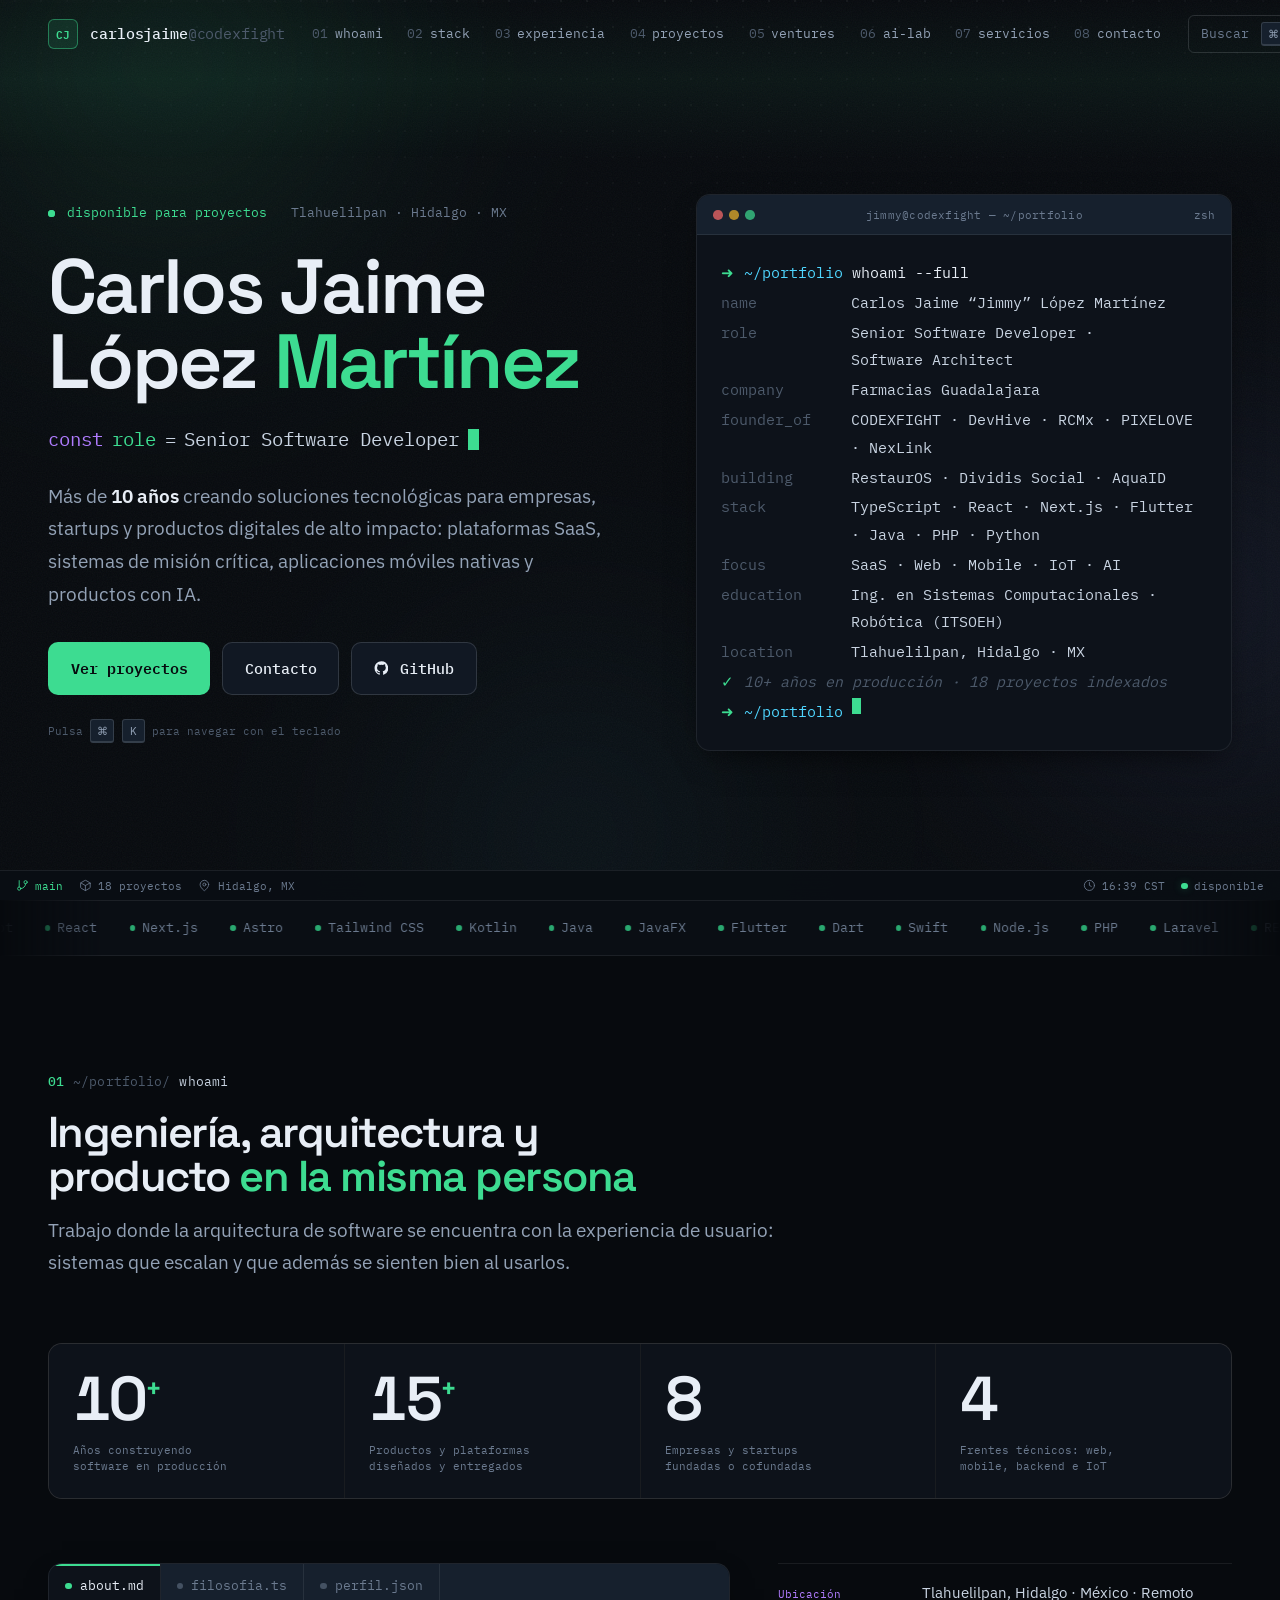
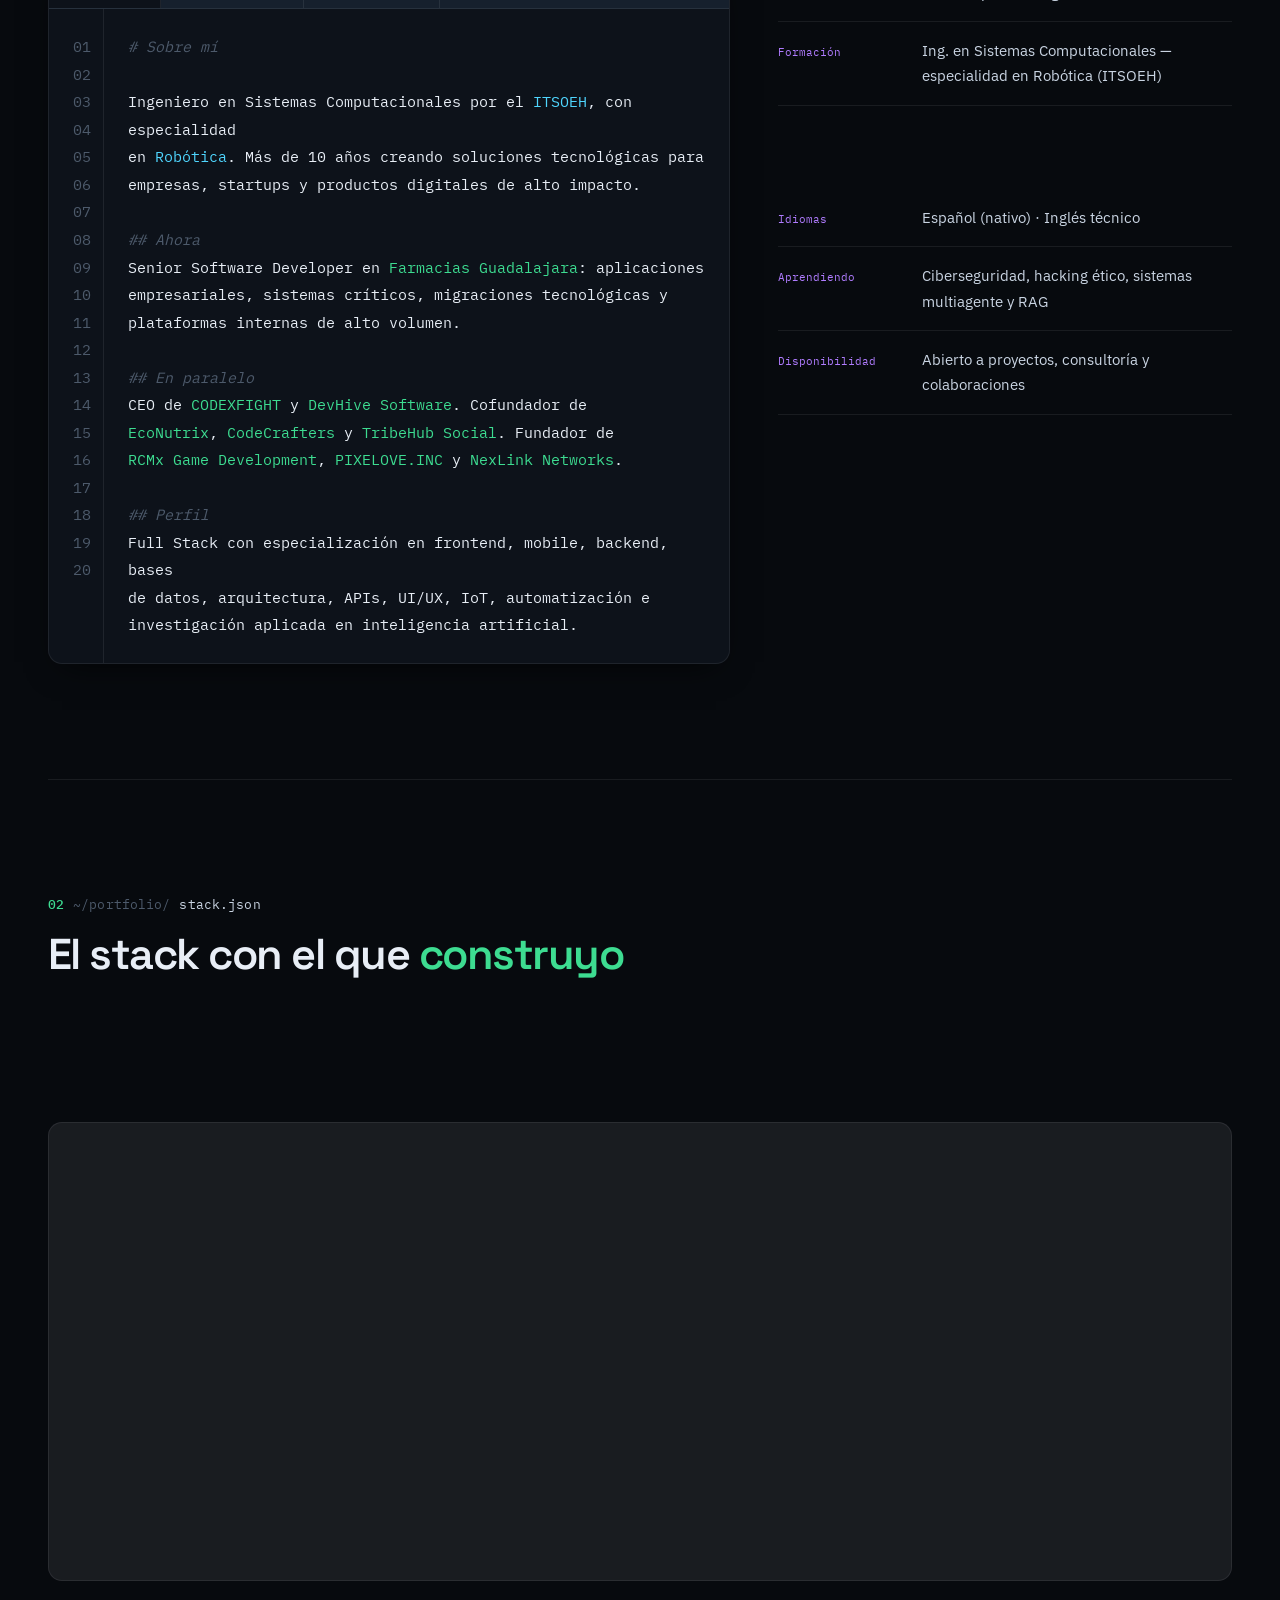
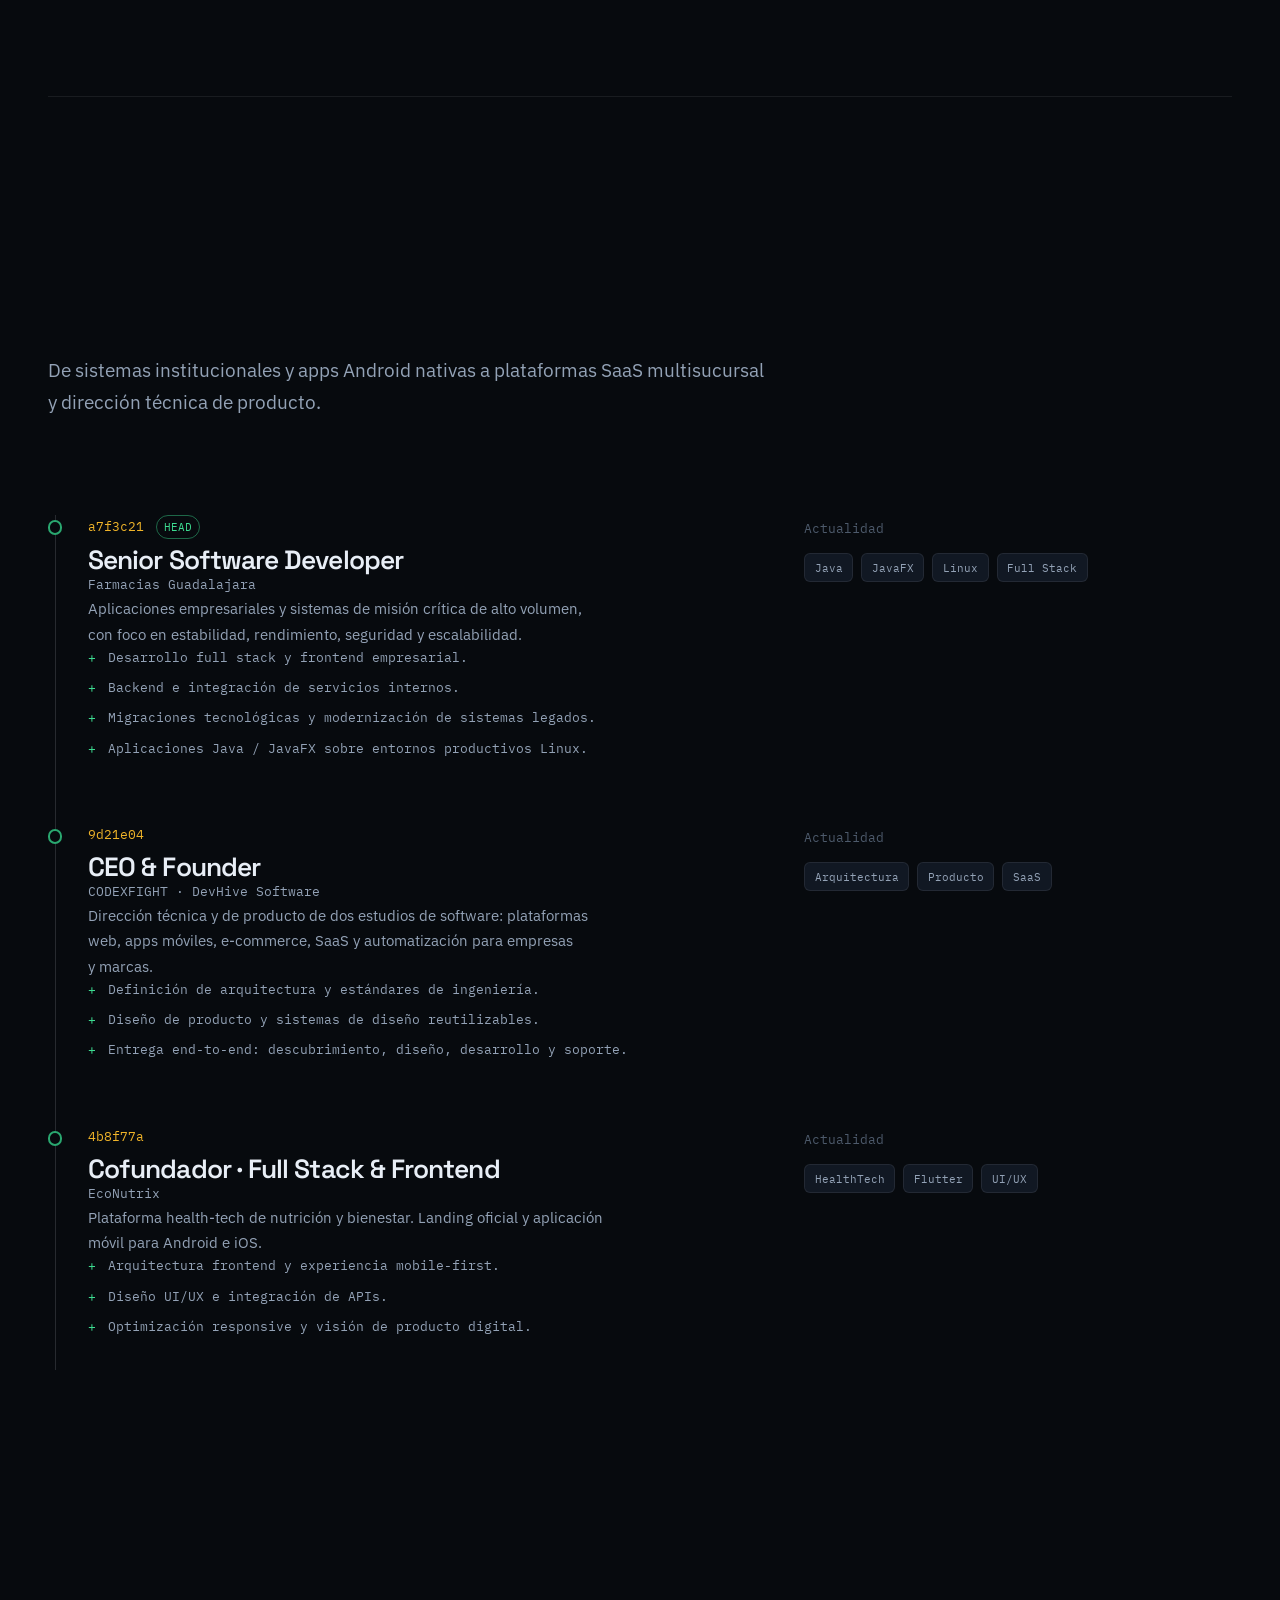
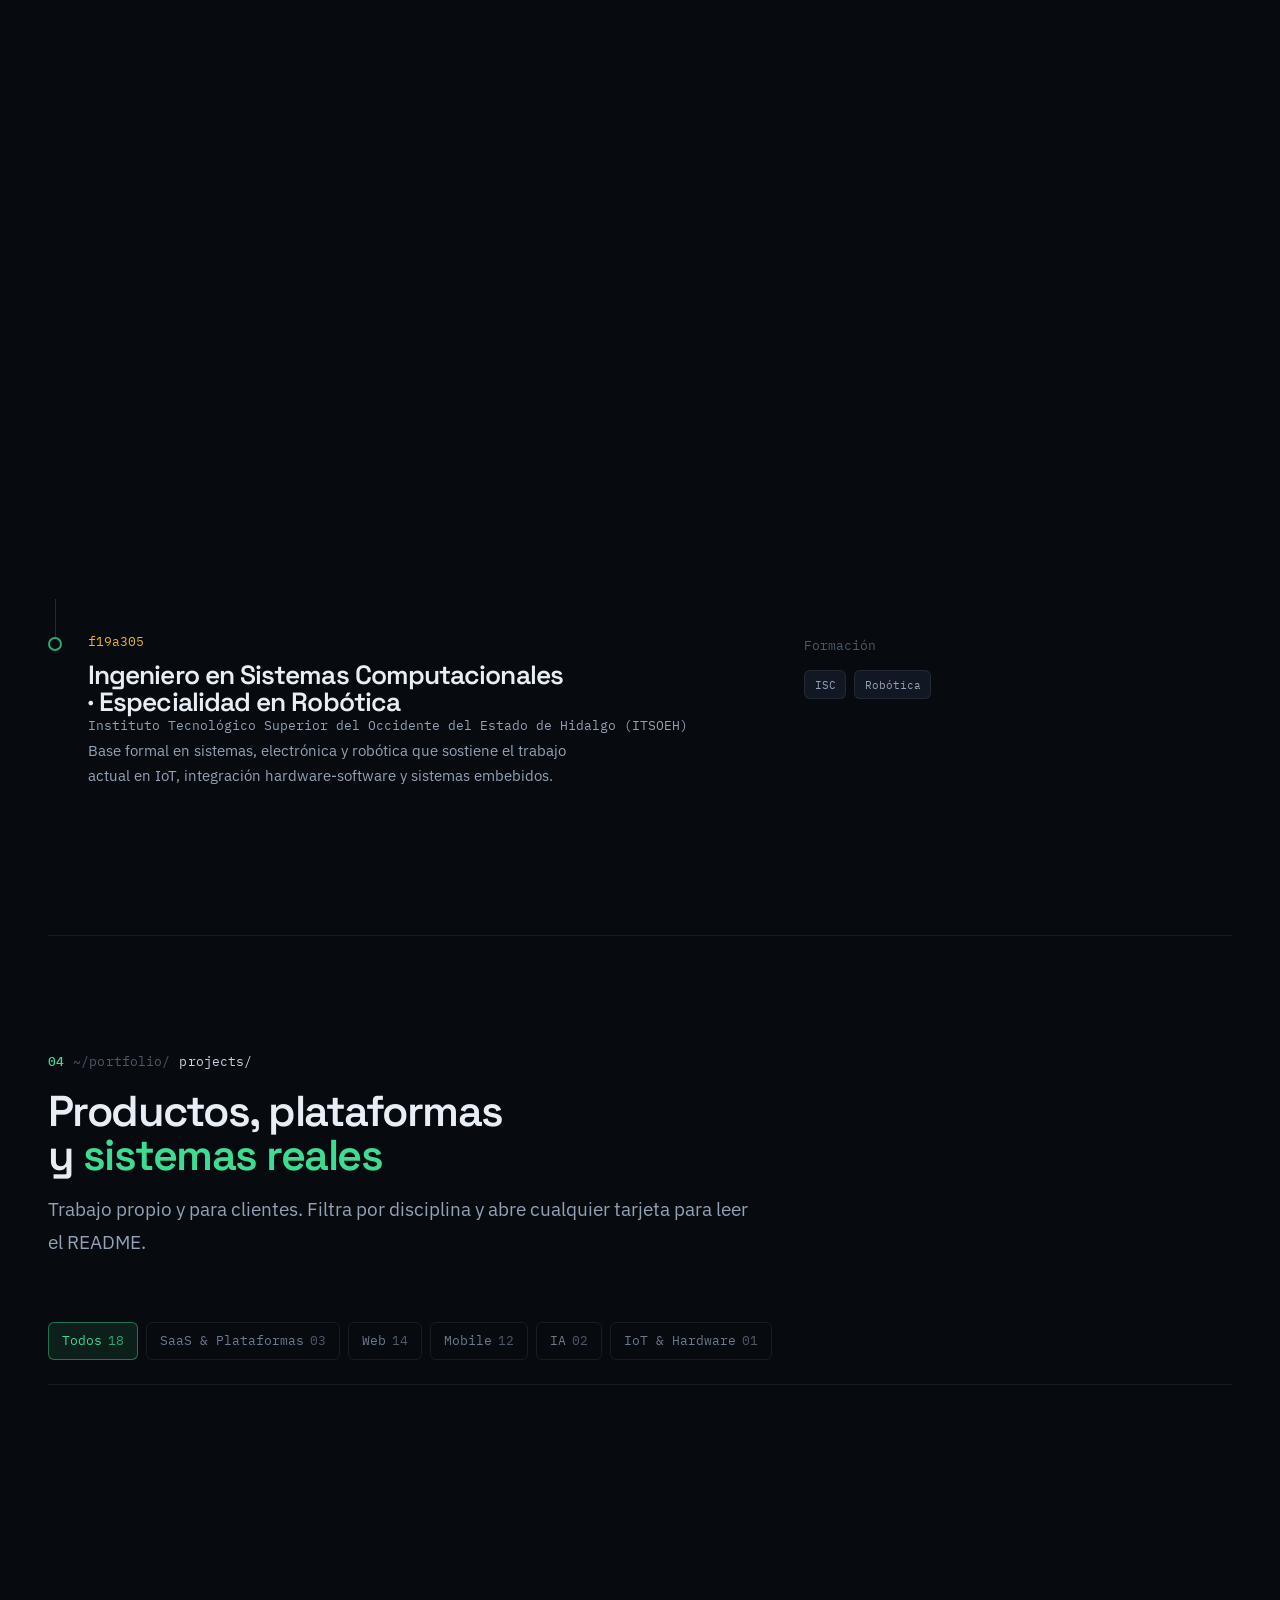
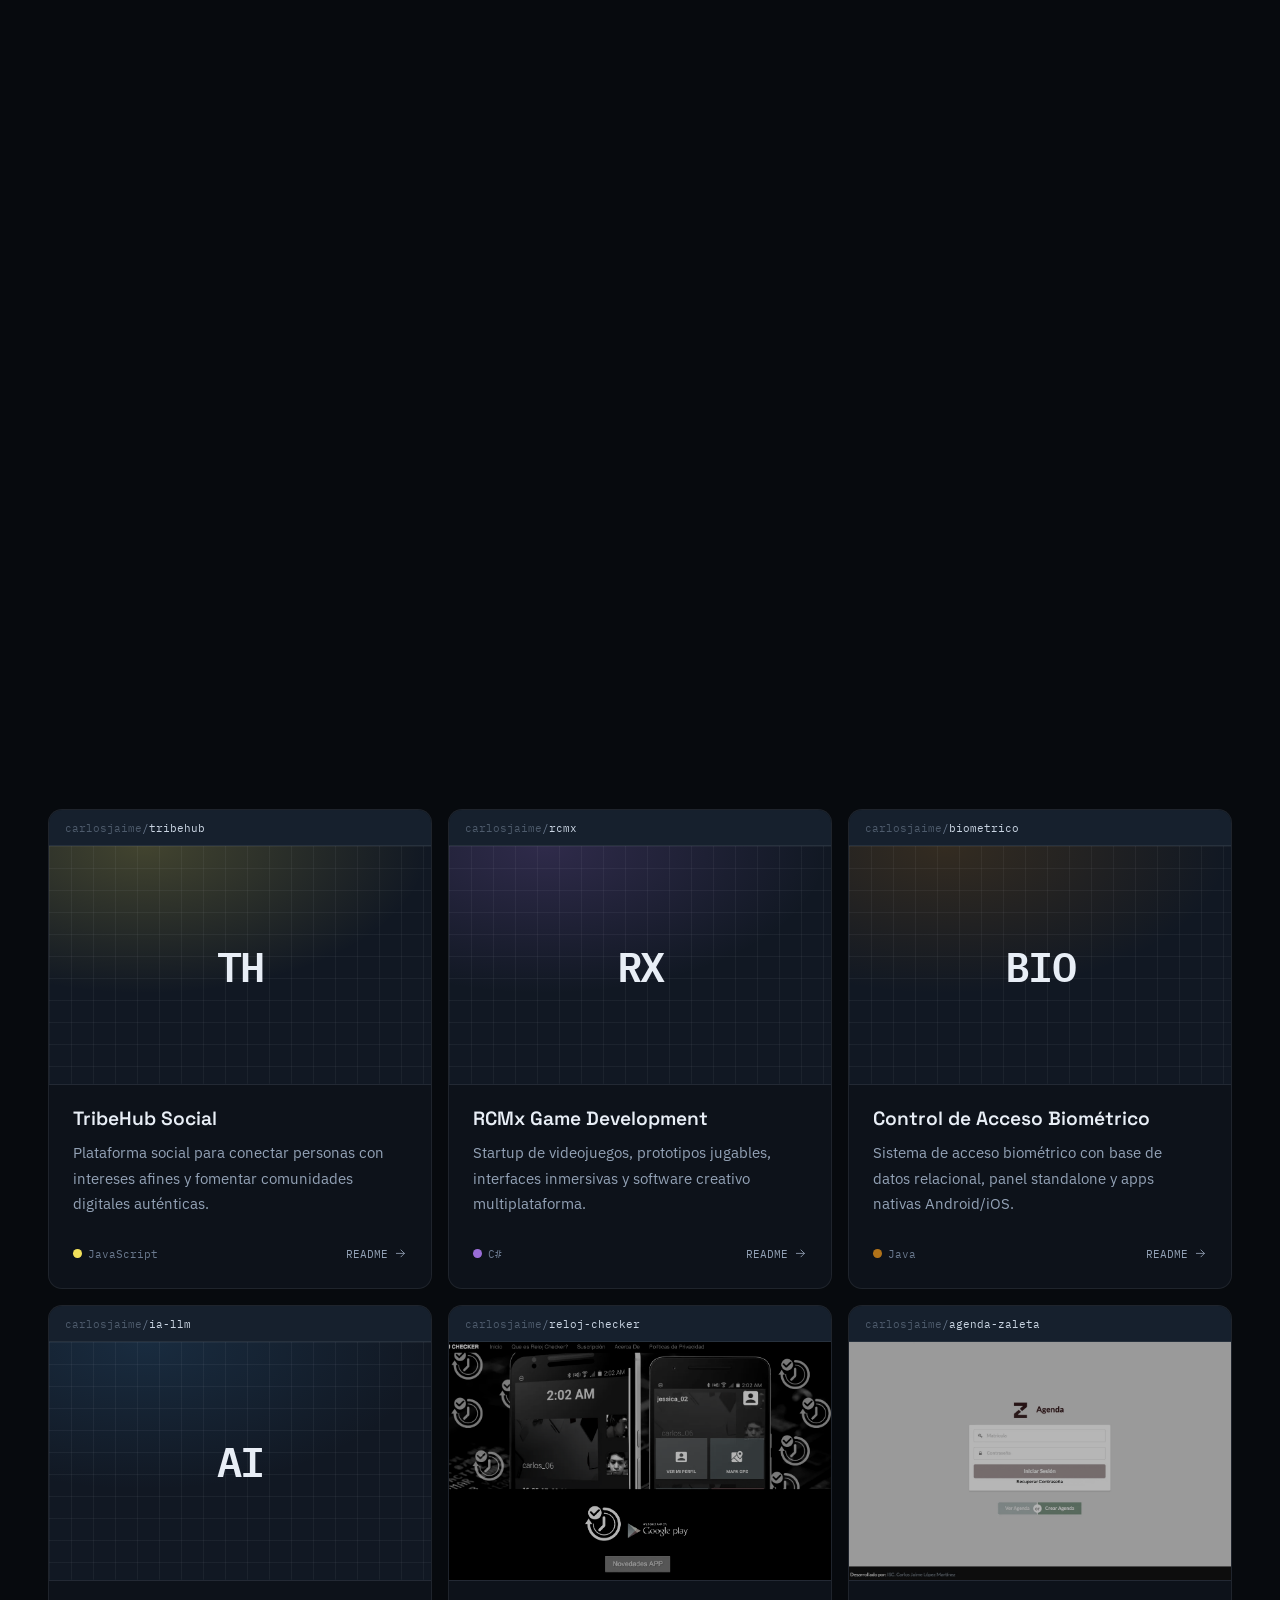
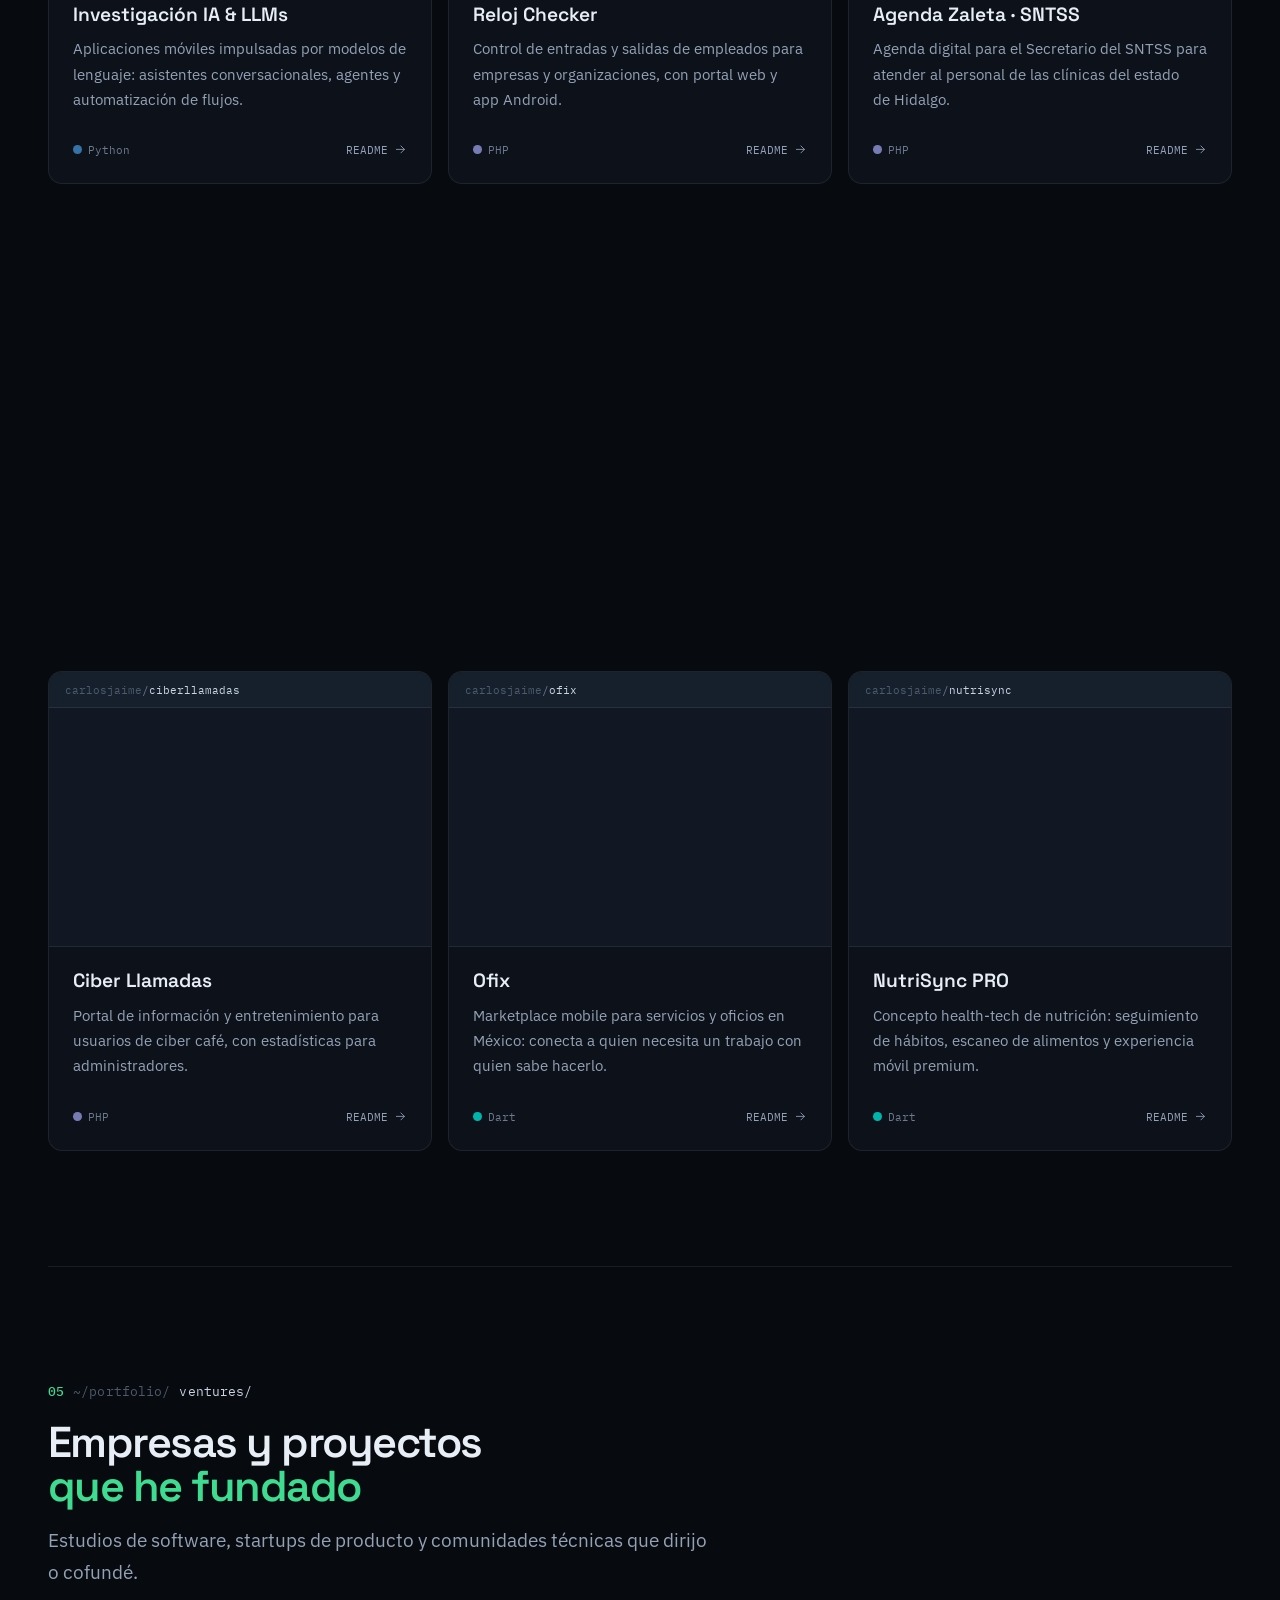
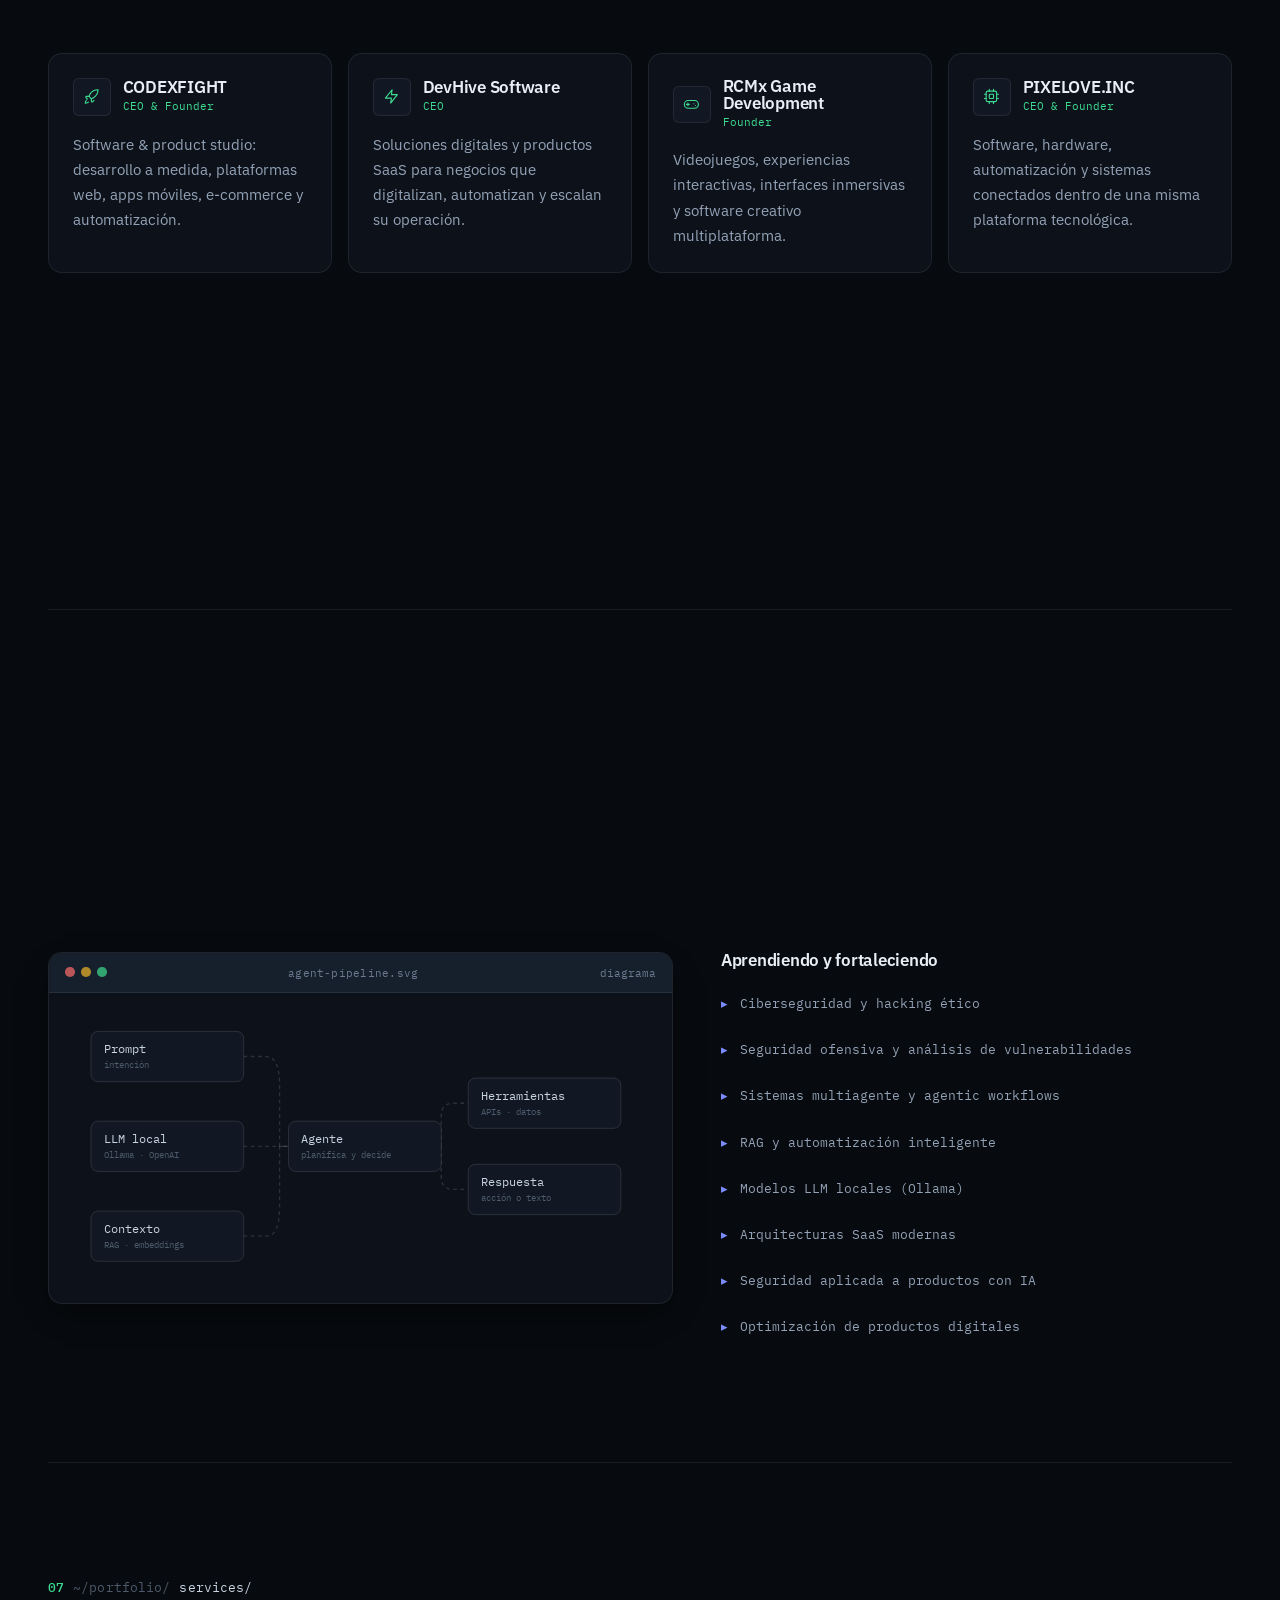
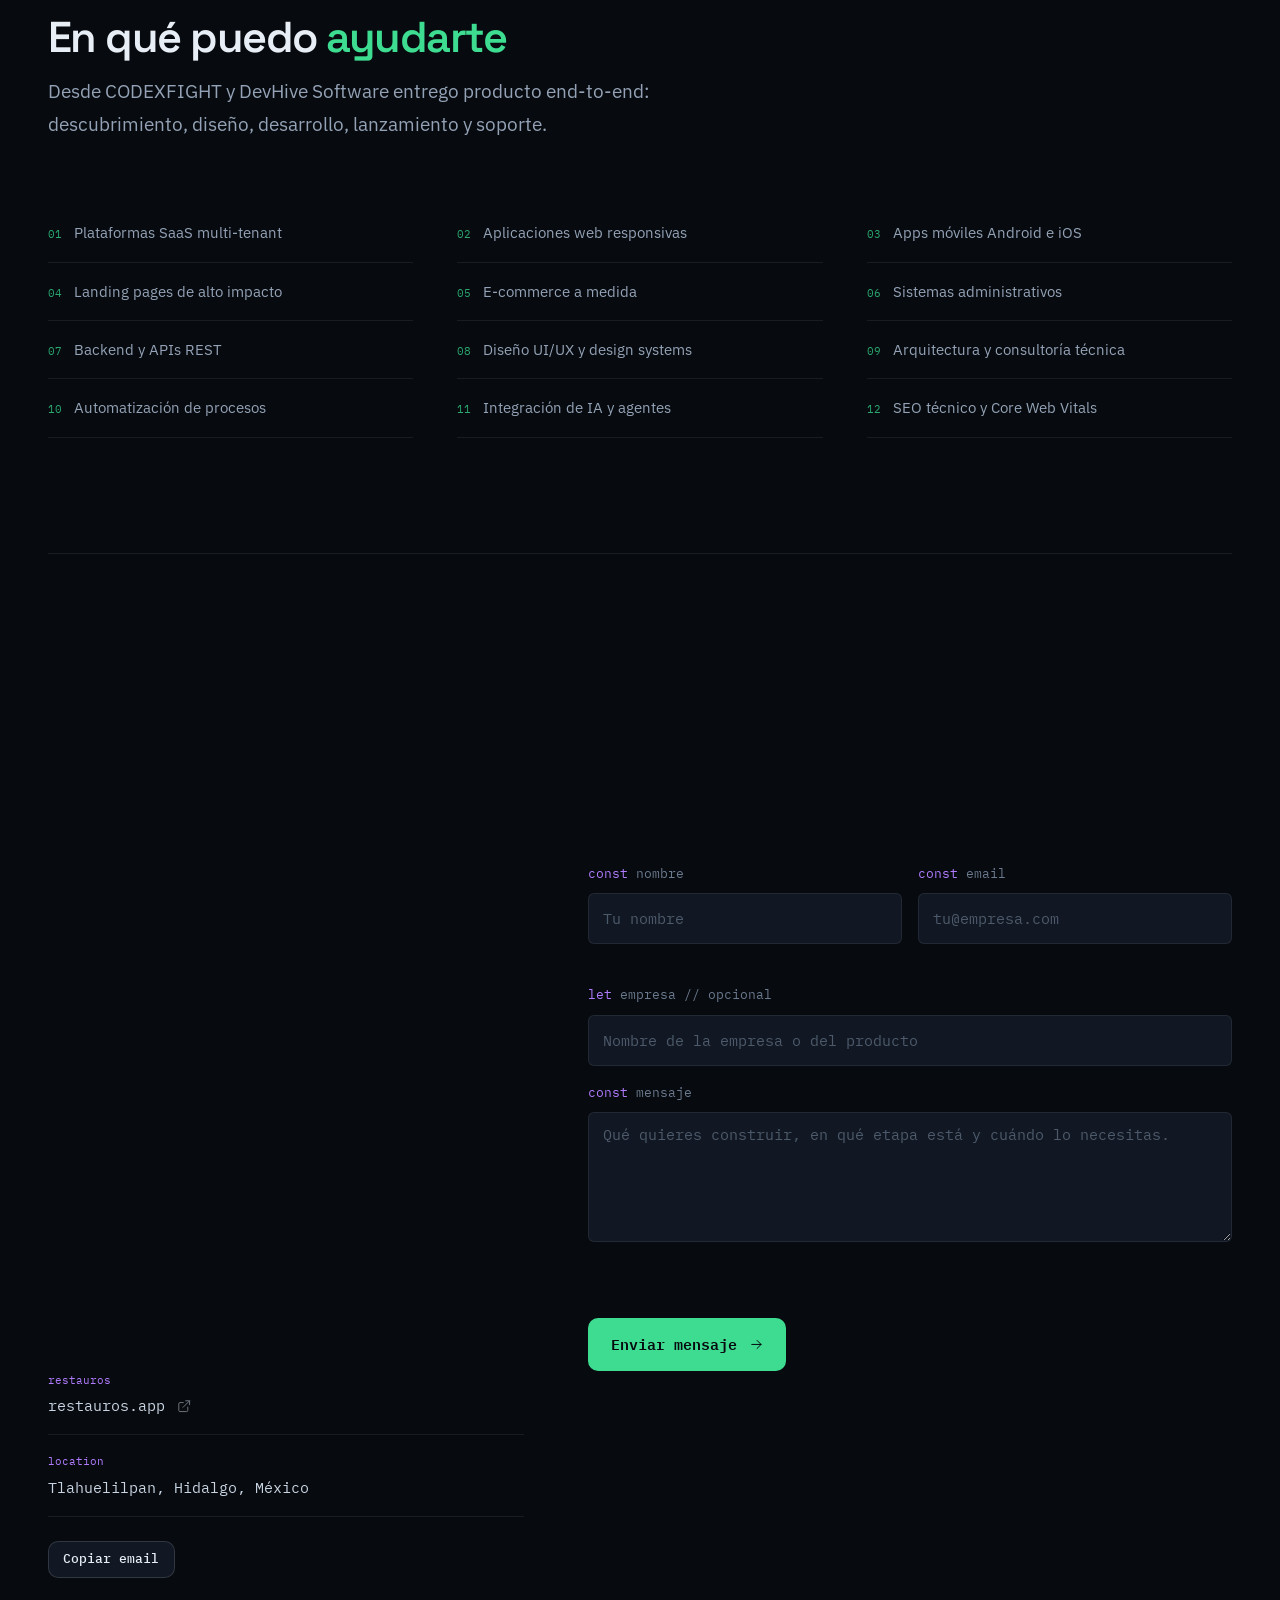
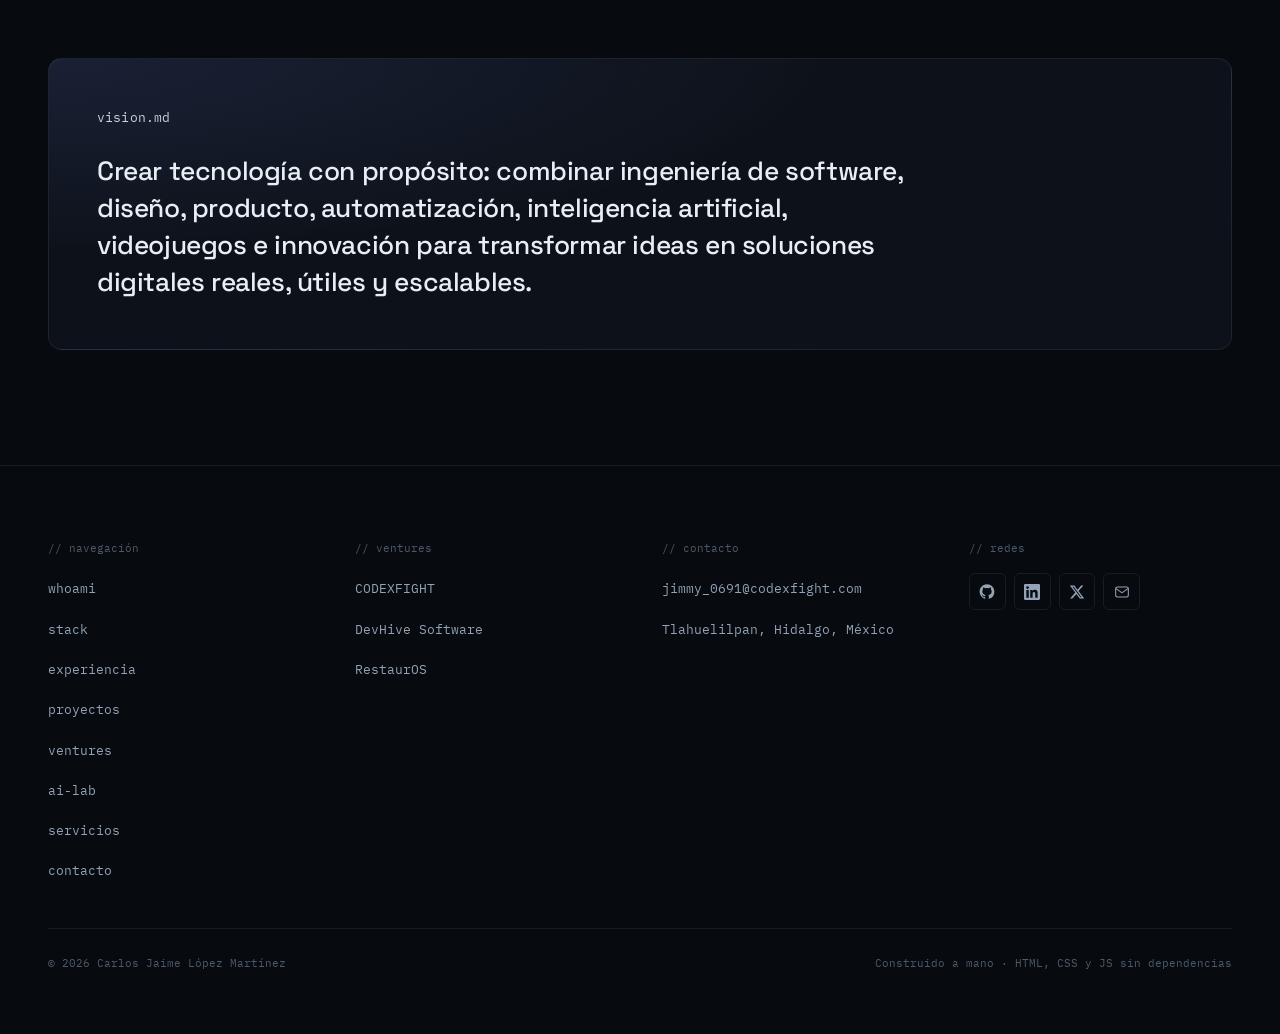
<file: index.html>
<!DOCTYPE html>
<html lang="es">
<head>
<meta charset="utf-8">
<meta name="viewport" content="width=device-width, initial-scale=1, viewport-fit=cover">
<title>Carlos Jaime López Martínez — Senior Software Developer &amp; Software Architect</title>
<meta name="description" content="Portafolio de Carlos Jaime “Jimmy” López Martínez — Senior Software Developer, Software Architect y CEO. Más de 10 años construyendo plataformas SaaS, aplicaciones web y móviles, sistemas críticos y productos con IA.">
<meta name="author" content="Carlos Jaime López Martínez">
<meta name="theme-color" content="#070a0e">
<link rel="canonical" href="https://carlosjaime.github.io/">

<meta property="og:type" content="website">
<meta property="og:site_name" content="Carlos Jaime López Martínez">
<meta property="og:locale" content="es_MX">
<meta property="og:url" content="https://carlosjaime.github.io/">
<meta property="og:title" content="Carlos Jaime López Martínez — Senior Software Developer">
<meta property="og:description" content="Portafolio de Carlos Jaime “Jimmy” López Martínez — Senior Software Developer, Software Architect y CEO. Más de 10 años construyendo plataformas SaaS, aplicaciones web y móviles, sistemas críticos y productos con IA.">
<meta property="og:image" content="https://carlosjaime.github.io/assets/img/og-cover.png">
<meta property="og:image:width" content="1200">
<meta property="og:image:height" content="630">
<meta name="twitter:card" content="summary_large_image">
<meta name="twitter:site" content="@jimmy909045">
<meta name="twitter:creator" content="@jimmy909045">

<link rel="icon" href="assets/img/favicon.svg" type="image/svg+xml">
<link rel="apple-touch-icon" href="assets/img/avatar.webp">
<link rel="manifest" href="site.webmanifest">

<link rel="preload" as="font" type="font/woff2" href="assets/fonts/ibm-plex-mono-400-latin.woff2" crossorigin>
<link rel="preload" as="font" type="font/woff2" href="assets/fonts/ibm-plex-sans-400-latin.woff2" crossorigin>
<link rel="preload" as="font" type="font/woff2" href="assets/fonts/space-grotesk-500-latin.woff2" crossorigin>

<link rel="stylesheet" href="assets/css/fonts.css">
<link rel="stylesheet" href="assets/css/tokens.css">
<link rel="stylesheet" href="assets/css/base.css">
<link rel="stylesheet" href="assets/css/components.css">
<link rel="stylesheet" href="assets/css/sections.css">

<!-- Motion is opt-in: without JS the `js` class never lands, so nothing that
     animates in is ever left hidden. -->
<script>document.documentElement.classList.add("js");</script>

<script type="application/ld+json">{"@context": "https://schema.org", "@type": "Person", "name": "Carlos Jaime López Martínez", "alternateName": "Jimmy López", "url": "https://carlosjaime.github.io/", "image": "https://carlosjaime.github.io/assets/img/portrait.webp", "email": "mailto:jimmy_0691@codexfight.com", "jobTitle": "Senior Software Developer & Software Architect", "description": "Senior Software Developer con más de 10 años construyendo plataformas SaaS, aplicaciones web y móviles, arquitectura de software y productos digitales.", "address": {"@type": "PostalAddress", "addressLocality": "Tlahuelilpan", "addressRegion": "Hidalgo", "addressCountry": "MX"}, "alumniOf": {"@type": "CollegeOrUniversity", "name": "Instituto Tecnológico Superior del Occidente del Estado de Hidalgo"}, "worksFor": {"@type": "Organization", "name": "Farmacias Guadalajara"}, "knowsAbout": ["TypeScript", "React", "Next.js", "Kotlin", "Java", "Flutter", "Node.js", "PHP", "Laravel", "Arquitectura de software", "UI/UX", "SaaS", "IoT", "Inteligencia artificial", "LLM", "RAG"], "sameAs": ["https://github.com/carlosjaime", "https://www.linkedin.com/in/jimmy-lopez/", "https://x.com/jimmy909045", "https://codexfight.com", "https://devhivesoft.dev"]}</script>
</head>

<body>
<svg class="visually-hidden" aria-hidden="true" focusable="false" xmlns="http://www.w3.org/2000/svg"><symbol id="i-layers" viewBox="0 0 24 24" fill="none" stroke="currentColor" stroke-width="1.6" stroke-linecap="round" stroke-linejoin="round"><path d="m12 2 9 5-9 5-9-5 9-5"/><path d="m3 12 9 5 9-5"/><path d="m3 17 9 5 9-5"/></symbol><symbol id="i-mobile" viewBox="0 0 24 24" fill="none" stroke="currentColor" stroke-width="1.6" stroke-linecap="round" stroke-linejoin="round"><rect x="5" y="2" width="14" height="20" rx="2.5"/><path d="M12 18.01h.01"/></symbol><symbol id="i-server" viewBox="0 0 24 24" fill="none" stroke="currentColor" stroke-width="1.6" stroke-linecap="round" stroke-linejoin="round"><rect x="2" y="3" width="20" height="8" rx="2"/><rect x="2" y="13" width="20" height="8" rx="2"/><path d="M6 7h.01M6 17h.01"/></symbol><symbol id="i-database" viewBox="0 0 24 24" fill="none" stroke="currentColor" stroke-width="1.6" stroke-linecap="round" stroke-linejoin="round"><ellipse cx="12" cy="5" rx="9" ry="3"/><path d="M3 5v14c0 1.66 4.03 3 9 3s9-1.34 9-3V5"/><path d="M3 12c0 1.66 4.03 3 9 3s9-1.34 9-3"/></symbol><symbol id="i-cloud" viewBox="0 0 24 24" fill="none" stroke="currentColor" stroke-width="1.6" stroke-linecap="round" stroke-linejoin="round"><path d="M18 10h-1.26A8 8 0 1 0 9 20h9a5 5 0 0 0 0-10z"/></symbol><symbol id="i-brain" viewBox="0 0 24 24" fill="none" stroke="currentColor" stroke-width="1.6" stroke-linecap="round" stroke-linejoin="round"><path d="M12 5a3 3 0 0 0-3 3 3 3 0 0 0-2 5.2A3 3 0 0 0 9 19a3 3 0 0 0 6 0 3 3 0 0 0 2-5.8A3 3 0 0 0 15 8a3 3 0 0 0-3-3z"/><path d="M12 5v14"/></symbol><symbol id="i-compass" viewBox="0 0 24 24" fill="none" stroke="currentColor" stroke-width="1.6" stroke-linecap="round" stroke-linejoin="round"><circle cx="12" cy="12" r="9.5"/><path d="m16.2 7.8-2.1 6.4-6.4 2.1 2.1-6.4z"/></symbol><symbol id="i-palette" viewBox="0 0 24 24" fill="none" stroke="currentColor" stroke-width="1.6" stroke-linecap="round" stroke-linejoin="round"><path d="M12 2.5a9.5 9.5 0 1 0 0 19c1.1 0 2-.9 2-2v-.8a1.9 1.9 0 0 1 1.9-1.9H18a4 4 0 0 0 4-4A9.5 9.5 0 0 0 12 2.5z"/><path d="M7.5 11h.01M10 7.5h.01M14 7.5h.01M17 10.5h.01"/></symbol><symbol id="i-rocket" viewBox="0 0 24 24" fill="none" stroke="currentColor" stroke-width="1.6" stroke-linecap="round" stroke-linejoin="round"><path d="M12 15.5 8.5 12a22 22 0 0 1 2-4A12.9 12.9 0 0 1 21.5 2.5c0 2.7-.8 7.5-6 11a22 22 0 0 1-3.5 2z"/><path d="M8.5 12H5a1 1 0 0 0-.7 1.7l2 2"/><path d="M12 15.5V19a1 1 0 0 0 1.7.7l2-2"/><path d="M4.8 17.2c-1.2 1.2-1.6 4.6-1.6 4.6s3.4-.4 4.6-1.6"/></symbol><symbol id="i-zap" viewBox="0 0 24 24" fill="none" stroke="currentColor" stroke-width="1.6" stroke-linecap="round" stroke-linejoin="round"><path d="M13 2.5 3.5 14.5H12l-1 7 9.5-12H12z"/></symbol><symbol id="i-gamepad" viewBox="0 0 24 24" fill="none" stroke="currentColor" stroke-width="1.6" stroke-linecap="round" stroke-linejoin="round"><rect x="2" y="6.5" width="20" height="11" rx="5.5"/><path d="M7 10v4M5 12h4M15.5 11h.01M18 13.5h.01"/></symbol><symbol id="i-cpu" viewBox="0 0 24 24" fill="none" stroke="currentColor" stroke-width="1.6" stroke-linecap="round" stroke-linejoin="round"><rect x="4.5" y="4.5" width="15" height="15" rx="2.5"/><rect x="9" y="9" width="6" height="6" rx="1"/><path d="M9 2v2.5M15 2v2.5M9 19.5V22M15 19.5V22M2 9h2.5M2 15h2.5M19.5 9H22M19.5 15H22"/></symbol><symbol id="i-signal" viewBox="0 0 24 24" fill="none" stroke="currentColor" stroke-width="1.6" stroke-linecap="round" stroke-linejoin="round"><path d="M4.9 16.1a10 10 0 0 1 14.2 0M7.8 13.2a6 6 0 0 1 8.4 0M10.7 10.4a2 2 0 0 1 2.6 0"/><path d="M12 19.5h.01"/></symbol><symbol id="i-leaf" viewBox="0 0 24 24" fill="none" stroke="currentColor" stroke-width="1.6" stroke-linecap="round" stroke-linejoin="round"><path d="M11 20.5A7 7 0 0 1 9.8 6.6C15.5 5.5 17 5 19 2.5c1 2 2 4.2 2 8 0 5.5-4.8 10-10 10z"/><path d="M2.5 21.5c0-3 1.9-5.4 5.1-6 2.4-.5 4.9-2 5.9-3"/></symbol><symbol id="i-users" viewBox="0 0 24 24" fill="none" stroke="currentColor" stroke-width="1.6" stroke-linecap="round" stroke-linejoin="round"><path d="M16 20v-1.8a3.7 3.7 0 0 0-3.7-3.7H6.2A3.7 3.7 0 0 0 2.5 18.2V20"/><circle cx="9.2" cy="7.2" r="3.7"/><path d="M21.5 20v-1.8a3.7 3.7 0 0 0-2.8-3.6M15.5 3.7a3.7 3.7 0 0 1 0 7.1"/></symbol><symbol id="i-share" viewBox="0 0 24 24" fill="none" stroke="currentColor" stroke-width="1.6" stroke-linecap="round" stroke-linejoin="round"><circle cx="18" cy="5" r="2.8"/><circle cx="6" cy="12" r="2.8"/><circle cx="18" cy="19" r="2.8"/><path d="m8.4 10.7 7.2-4.2M8.4 13.3l7.2 4.2"/></symbol><symbol id="i-check" viewBox="0 0 24 24" fill="none" stroke="currentColor" stroke-width="1.6" stroke-linecap="round" stroke-linejoin="round"><path d="m20 6.5-10.5 11L4 12"/></symbol><symbol id="i-map-pin" viewBox="0 0 24 24" fill="none" stroke="currentColor" stroke-width="1.6" stroke-linecap="round" stroke-linejoin="round"><path d="M20 10.5c0 6-8 11.5-8 11.5s-8-5.5-8-11.5a8 8 0 0 1 16 0z"/><circle cx="12" cy="10.3" r="2.8"/></symbol><symbol id="i-globe" viewBox="0 0 24 24" fill="none" stroke="currentColor" stroke-width="1.6" stroke-linecap="round" stroke-linejoin="round"><circle cx="12" cy="12" r="9.5"/><path d="M2.5 12h19"/><path d="M12 2.5a15 15 0 0 1 0 19 15 15 0 0 1 0-19z"/></symbol><symbol id="i-external" viewBox="0 0 24 24" fill="none" stroke="currentColor" stroke-width="1.6" stroke-linecap="round" stroke-linejoin="round"><path d="M18 13.5V19a2 2 0 0 1-2 2H5a2 2 0 0 1-2-2V8a2 2 0 0 1 2-2h5.5"/><path d="M14.5 3H21v6.5"/><path d="M10 14 21 3"/></symbol><symbol id="i-arrow-right" viewBox="0 0 24 24" fill="none" stroke="currentColor" stroke-width="1.6" stroke-linecap="round" stroke-linejoin="round"><path d="M4.5 12h15"/><path d="m13 5.5 6.5 6.5-6.5 6.5"/></symbol><symbol id="i-arrow-up" viewBox="0 0 24 24" fill="none" stroke="currentColor" stroke-width="1.6" stroke-linecap="round" stroke-linejoin="round"><path d="M12 19.5v-15"/><path d="m5.5 11 6.5-6.5 6.5 6.5"/></symbol><symbol id="i-close" viewBox="0 0 24 24" fill="none" stroke="currentColor" stroke-width="1.6" stroke-linecap="round" stroke-linejoin="round"><path d="m18 6-12 12M6 6l12 12"/></symbol><symbol id="i-mail" viewBox="0 0 24 24" fill="none" stroke="currentColor" stroke-width="1.6" stroke-linecap="round" stroke-linejoin="round"><rect x="2.5" y="4.5" width="19" height="15" rx="2.5"/><path d="m3 7 8.1 5.6a1.6 1.6 0 0 0 1.8 0L21 7"/></symbol><symbol id="i-code" viewBox="0 0 24 24" fill="none" stroke="currentColor" stroke-width="1.6" stroke-linecap="round" stroke-linejoin="round"><path d="m16 18 6-6-6-6M8 6l-6 6 6 6"/></symbol><symbol id="i-hash" viewBox="0 0 24 24" fill="none" stroke="currentColor" stroke-width="1.6" stroke-linecap="round" stroke-linejoin="round"><path d="M4 9h16M4 15h16M10 3 8 21M16 3l-2 18"/></symbol><symbol id="i-box" viewBox="0 0 24 24" fill="none" stroke="currentColor" stroke-width="1.6" stroke-linecap="round" stroke-linejoin="round"><path d="M21 8.5v7a2 2 0 0 1-1 1.73l-7 4a2 2 0 0 1-2 0l-7-4A2 2 0 0 1 3 15.5v-7a2 2 0 0 1 1-1.73l7-4a2 2 0 0 1 2 0l7 4A2 2 0 0 1 21 8.5z"/><path d="m3.3 7.3 8.7 5 8.7-5M12 22v-9.7"/></symbol><symbol id="i-terminal" viewBox="0 0 24 24" fill="none" stroke="currentColor" stroke-width="1.6" stroke-linecap="round" stroke-linejoin="round"><path d="m4 17 6-5-6-5M12 19h8"/></symbol><symbol id="i-git-branch" viewBox="0 0 24 24" fill="none" stroke="currentColor" stroke-width="1.6" stroke-linecap="round" stroke-linejoin="round"><path d="M6 3v12"/><circle cx="18" cy="6" r="3"/><circle cx="6" cy="18" r="3"/><path d="M18 9a9 9 0 0 1-9 9"/></symbol><symbol id="i-clock" viewBox="0 0 24 24" fill="none" stroke="currentColor" stroke-width="1.6" stroke-linecap="round" stroke-linejoin="round"><circle cx="12" cy="12" r="9.5"/><path d="M12 6.5V12l3.5 2"/></symbol><symbol id="i-wifi" viewBox="0 0 24 24" fill="none" stroke="currentColor" stroke-width="1.6" stroke-linecap="round" stroke-linejoin="round"><path d="M4.9 11.1a10 10 0 0 1 14.2 0M7.8 14a6 6 0 0 1 8.4 0M10.7 16.9a2 2 0 0 1 2.6 0"/><path d="M12 20h.01"/></symbol><symbol id="i-bolt" viewBox="0 0 24 24" fill="none" stroke="currentColor" stroke-width="1.6" stroke-linecap="round" stroke-linejoin="round"><path d="M13 2.5 3.5 14.5H12l-1 7 9.5-12H12z"/></symbol><symbol id="i-shield" viewBox="0 0 24 24" fill="none" stroke="currentColor" stroke-width="1.6" stroke-linecap="round" stroke-linejoin="round"><path d="M12 2.5 4 6v6c0 5 3.4 8.7 8 9.5 4.6-.8 8-4.5 8-9.5V6z"/><path d="m9 12 2 2 4-4"/></symbol><symbol id="i-sparkle" viewBox="0 0 24 24" fill="none" stroke="currentColor" stroke-width="1.6" stroke-linecap="round" stroke-linejoin="round"><path d="M12 3.5 13.9 9l5.6 1.9-5.6 1.9L12 18.5l-1.9-5.7-5.6-1.9L10.1 9z"/></symbol><symbol id="i-github" viewBox="0 0 24 24" fill="currentColor"><path d="M12 .5C5.73.5.9 5.34.9 11.62c0 4.9 3.17 9.06 7.57 10.53.55.1.76-.24.76-.53l-.02-2.07c-3.08.67-3.73-1.3-3.73-1.3-.5-1.29-1.23-1.63-1.23-1.63-1-.69.08-.67.08-.67 1.11.08 1.7 1.14 1.7 1.14.99 1.7 2.6 1.21 3.23.93.1-.72.39-1.21.7-1.49-2.46-.28-5.05-1.23-5.05-5.48 0-1.21.43-2.2 1.14-2.98-.11-.28-.5-1.41.11-2.94 0 0 .93-.3 3.05 1.14a10.5 10.5 0 0 1 5.55 0c2.11-1.44 3.04-1.14 3.04-1.14.61 1.53.23 2.66.11 2.94.71.78 1.14 1.77 1.14 2.98 0 4.26-2.6 5.2-5.07 5.47.4.35.75 1.03.75 2.08l-.01 3.08c0 .3.2.64.76.53a11.13 11.13 0 0 0 7.56-10.53C23.1 5.34 18.27.5 12 .5z"/></symbol><symbol id="i-linkedin" viewBox="0 0 24 24" fill="currentColor"><path d="M20.45 20.45h-3.56v-5.57c0-1.33-.02-3.04-1.85-3.04-1.85 0-2.14 1.45-2.14 2.94v5.67H9.35V9h3.42v1.56h.05a3.75 3.75 0 0 1 3.37-1.85c3.6 0 4.27 2.37 4.27 5.46zM5.34 7.43a2.07 2.07 0 1 1 0-4.14 2.07 2.07 0 0 1 0 4.14zM7.12 20.45H3.55V9h3.57zM22.22 0H1.77C.79 0 0 .77 0 1.72v20.56C0 23.23.79 24 1.77 24h20.45c.98 0 1.78-.77 1.78-1.72V1.72C24 .77 23.2 0 22.22 0z"/></symbol><symbol id="i-x" viewBox="0 0 24 24" fill="currentColor"><path d="M18.24 2.25h3.31l-7.23 8.26 8.5 11.24h-6.65l-5.22-6.82-5.96 6.82H1.68l7.73-8.84L1.25 2.25h6.82l4.71 6.23zm-1.16 17.52h1.83L7.08 4.13H5.11z"/></symbol></svg>

<a class="skip-link" href="#contenido">Saltar al contenido</a>

<div class="boot" data-boot aria-hidden="true">
  <p class="boot__line"><b>$</b> init portfolio --user carlosjaime</p>
  <p class="boot__line">→ cargando perfil, stack y proyectos…</p>
  <p class="boot__line">→ montando interfaz</p>
  <p class="boot__line"><b>✓</b> listo</p>
</div>

<div class="cursor" data-cursor aria-hidden="true"><span class="cursor__ring"></span></div>
<div class="scroll-progress" data-scroll-progress aria-hidden="true"></div>

<div class="ambient" aria-hidden="true">
  <div class="ambient__dots" data-parallax="0.05" data-parallax-drift="14"></div>
  <div class="ambient__glow ambient__glow--a" data-parallax="0.10" data-parallax-drift="24"></div>
  <div class="ambient__glow ambient__glow--b" data-parallax="-0.07" data-parallax-drift="-30"></div>
  <div class="ambient__glow ambient__glow--c" data-parallax="0.05" data-parallax-drift="16"></div>
  <div class="ambient__scan"></div>
  <div class="ambient__noise"></div>
</div>

<header class="nav" data-nav>
  <div class="shell nav__inner">
    <a class="nav__brand" href="#inicio">
      <span class="nav__mark" aria-hidden="true">CJ</span>
      <span><b>carlosjaime</b><i>@codexfight</i></span>
    </a>

    <nav aria-label="Navegación principal">
      <ul class="nav__links"><li><a class="nav__link" data-nav-link data-label="whoami" href="#whoami"><i>01</i>whoami</a></li><li><a class="nav__link" data-nav-link data-label="stack" href="#stack"><i>02</i>stack</a></li><li><a class="nav__link" data-nav-link data-label="experiencia" href="#experiencia"><i>03</i>experiencia</a></li><li><a class="nav__link" data-nav-link data-label="proyectos" href="#proyectos"><i>04</i>proyectos</a></li><li><a class="nav__link" data-nav-link data-label="ventures" href="#ventures"><i>05</i>ventures</a></li><li><a class="nav__link" data-nav-link data-label="ai-lab" href="#ai-lab"><i>06</i>ai-lab</a></li><li><a class="nav__link" data-nav-link data-label="servicios" href="#servicios"><i>07</i>servicios</a></li><li><a class="nav__link" data-nav-link data-label="contacto" href="#contacto"><i>08</i>contacto</a></li></ul>
    </nav>

    <div class="nav__actions">
      <button class="nav__cmd" type="button" data-palette-open aria-haspopup="dialog">
        Buscar <kbd>⌘</kbd><kbd>K</kbd>
      </button>
      <button class="nav__toggle" type="button" data-nav-toggle
              aria-expanded="false" aria-controls="nav-drawer" aria-label="Abrir menú">
        <span></span><span></span><span></span>
      </button>
    </div>
  </div>

  <nav class="nav__drawer" id="nav-drawer" data-nav-drawer hidden aria-label="Navegación móvil">
    <a href="#whoami" style="--i:0"><i>01</i> whoami</a><a href="#stack" style="--i:1"><i>02</i> stack</a><a href="#experiencia" style="--i:2"><i>03</i> experiencia</a><a href="#proyectos" style="--i:3"><i>04</i> proyectos</a><a href="#ventures" style="--i:4"><i>05</i> ventures</a><a href="#ai-lab" style="--i:5"><i>06</i> ai-lab</a><a href="#servicios" style="--i:6"><i>07</i> servicios</a><a href="#contacto" style="--i:7"><i>08</i> contacto</a>
    <div class="nav__drawer-foot">
      <a href="mailto:jimmy_0691@codexfight.com">jimmy_0691@codexfight.com</a>
      <a href="https://github.com/carlosjaime" target="_blank" rel="noopener noreferrer">github</a>
      <a href="https://www.linkedin.com/in/jimmy-lopez/" target="_blank" rel="noopener noreferrer">linkedin</a>
    </div>
  </nav>
</header>

<main id="contenido">

<!-- ================================ HERO ================================ -->
<section class="hero" id="inicio">
  <div class="shell hero__layout">
    <div>
      <p class="hero__meta">
        <span class="hero__status"><span class="hero__pulse" aria-hidden="true"></span> disponible para proyectos</span>
        <span>Tlahuelilpan · Hidalgo · MX</span>
      </p>

      <h1 class="hero__name">Carlos Jaime<br>López <span>Martínez</span></h1>

      <p class="hero__roles">
        <i>const</i> <b>role</b> <span aria-hidden="true">=</span>
        <span data-typewriter='["Senior Software Developer", "Software Architect", "Full Stack Developer", "Frontend Engineer", "CEO & Product Builder"]'>Senior Software Developer</span><span class="hero__caret" aria-hidden="true"></span>
      </p>

      <p class="hero__lead" data-reveal>
        Más de <strong>10 años</strong> creando soluciones tecnológicas para empresas, startups y
        productos digitales de alto impacto: plataformas SaaS, sistemas de misión crítica,
        aplicaciones móviles nativas y productos con IA.
      </p>

      <div class="hero__actions" data-reveal>
        <a class="btn btn--primary" href="#proyectos" data-magnetic="0.2"><span class="btn__label">Ver proyectos</span></a>
        <a class="btn" href="#contacto" data-magnetic="0.2"><span class="btn__label">Contacto</span></a>
        <a class="btn" href="https://github.com/carlosjaime" target="_blank" rel="noopener noreferrer" data-magnetic="0.2">
          <span class="btn__label"><svg class="btn__icon" aria-hidden="true" focusable="false"><use href="#i-github"></use></svg> GitHub</span>
        </a>
      </div>

      <p class="hero__hint">Pulsa <kbd>⌘</kbd><kbd>K</kbd> para navegar con el teclado</p>
    </div>

    <div class="panel terminal" data-terminal data-reveal>
  <div class="panel__bar">
    <span class="panel__lights" aria-hidden="true"><span></span><span></span><span></span></span>
    <span class="panel__name">jimmy@codexfight — ~/portfolio</span>
    <span class="panel__meta">zsh</span>
  </div>
  <div class="terminal__body">
    <p class="terminal__line">
      <span class="terminal__prompt">➜</span>
      <span class="terminal__path">~/portfolio</span>
      <span class="terminal__cmd" data-terminal-cmd="whoami --full">whoami --full</span>
    </p>
    <p class="terminal__line" data-terminal-out="70"><span class="terminal__key">name</span><span class="terminal__val">Carlos Jaime “Jimmy” López Martínez</span></p><p class="terminal__line" data-terminal-out="70"><span class="terminal__key">role</span><span class="terminal__val">Senior Software Developer · Software Architect</span></p><p class="terminal__line" data-terminal-out="70"><span class="terminal__key">company</span><span class="terminal__val">Farmacias Guadalajara</span></p><p class="terminal__line" data-terminal-out="70"><span class="terminal__key">founder_of</span><span class="terminal__val">CODEXFIGHT · DevHive · RCMx · PIXELOVE · NexLink</span></p><p class="terminal__line" data-terminal-out="70"><span class="terminal__key">building</span><span class="terminal__val">RestaurOS · Dividis Social · AquaID</span></p><p class="terminal__line" data-terminal-out="70"><span class="terminal__key">stack</span><span class="terminal__val">TypeScript · React · Next.js · Flutter · Java · PHP · Python</span></p><p class="terminal__line" data-terminal-out="70"><span class="terminal__key">focus</span><span class="terminal__val">SaaS · Web · Mobile · IoT · AI</span></p><p class="terminal__line" data-terminal-out="70"><span class="terminal__key">education</span><span class="terminal__val">Ing. en Sistemas Computacionales · Robótica (ITSOEH)</span></p><p class="terminal__line" data-terminal-out="70"><span class="terminal__key">location</span><span class="terminal__val">Tlahuelilpan, Hidalgo · MX</span></p>
    <p class="terminal__line" data-terminal-out="160">
      <span class="terminal__ok">✓</span>
      <span class="terminal__com">10+ años en producción · 18 proyectos indexados</span>
    </p>
    <p class="terminal__line" data-terminal-out="0">
      <span class="terminal__prompt">➜</span>
      <span class="terminal__path">~/portfolio</span>
      <span class="terminal__cursor" aria-hidden="true"></span>
    </p>
  </div>
</div>
  </div>
</section>

<!-- ================================ MARQUEE ============================== -->
<div class="marquee" aria-hidden="true">
  <div class="marquee__track" data-marquee><span class="marquee__item">TypeScript</span><span class="marquee__item">React</span><span class="marquee__item">Next.js</span><span class="marquee__item">Astro</span><span class="marquee__item">Tailwind CSS</span><span class="marquee__item">Kotlin</span><span class="marquee__item">Java</span><span class="marquee__item">JavaFX</span><span class="marquee__item">Flutter</span><span class="marquee__item">Dart</span><span class="marquee__item">Swift</span><span class="marquee__item">Node.js</span><span class="marquee__item">PHP</span><span class="marquee__item">Laravel</span><span class="marquee__item">REST APIs</span><span class="marquee__item">MySQL</span><span class="marquee__item">PostgreSQL</span><span class="marquee__item">MongoDB</span><span class="marquee__item">Docker</span><span class="marquee__item">Linux</span><span class="marquee__item">Firebase</span><span class="marquee__item">Vercel</span><span class="marquee__item">Python</span><span class="marquee__item">Ollama</span><span class="marquee__item">LLMs</span><span class="marquee__item">Git</span></div>
</div>

<!-- ================================ WHOAMI =============================== -->
<section class="section" id="whoami">
  <div class="shell">
    <header class="section-head">
  <p class="path" data-reveal><b>01</b> <i>~/portfolio/</i><em>whoami</em></p>
  <h2 class="section-title" data-reveal>Ingeniería, arquitectura y producto <span>en la misma persona</span></h2>
  <p class="section-lead" data-reveal>Trabajo donde la arquitectura de software se encuentra con la experiencia de usuario: sistemas que escalan y que además se sienten bien al usarlos.</p>
</header>
    <div class="stats" style="margin-bottom: clamp(2.5rem, 5vw, 4rem)"><div class="stat" data-reveal>
  <p class="stat__value"><span data-count-to="10">0</span><sup>+</sup></p>
  <p class="stat__label">Años construyendo software en producción</p>
</div><div class="stat" data-reveal>
  <p class="stat__value"><span data-count-to="15">0</span><sup>+</sup></p>
  <p class="stat__label">Productos y plataformas diseñados y entregados</p>
</div><div class="stat" data-reveal>
  <p class="stat__value"><span data-count-to="8">0</span></p>
  <p class="stat__label">Empresas y startups fundadas o cofundadas</p>
</div><div class="stat" data-reveal>
  <p class="stat__value"><span data-count-to="4">0</span></p>
  <p class="stat__label">Frentes técnicos: web, mobile, backend e IoT</p>
</div></div>
    <div class="about">
      <div class="panel" data-reveal>
  <div class="tabs" role="tablist" aria-label="Perfil" data-tabs><button class="tab" type="button" role="tab" id="tab-about" aria-controls="panel-about" aria-selected="true" tabindex="0">about.md</button><button class="tab" type="button" role="tab" id="tab-filosofia" aria-controls="panel-filosofia" aria-selected="false" tabindex="-1">filosofia.ts</button><button class="tab" type="button" role="tab" id="tab-perfil" aria-controls="panel-perfil" aria-selected="false" tabindex="-1">perfil.json</button></div>
  <div class="tabpanel" role="tabpanel" id="panel-about" aria-labelledby="tab-about"><div class="code"><div class="code__gutter" aria-hidden="true">01<br>02<br>03<br>04<br>05<br>06<br>07<br>08<br>09<br>10<br>11<br>12<br>13<br>14<br>15<br>16<br>17<br>18<br>19<br>20</div><div class="code__body"><span class="c-com"># Sobre mí</span><br><br><span class="c-var">Ingeniero en Sistemas Computacionales por el </span><span class="c-fn">ITSOEH</span><span class="c-var">, con especialidad</span><br><span class="c-var">en </span><span class="c-fn">Robótica</span><span class="c-var">. Más de 10 años creando soluciones tecnológicas para</span><br><span class="c-var">empresas, startups y productos digitales de alto impacto.</span><br><br><span class="c-com">## Ahora</span><br><span class="c-var">Senior Software Developer en </span><span class="c-str">Farmacias Guadalajara</span><span class="c-var">: aplicaciones</span><br><span class="c-var">empresariales, sistemas críticos, migraciones tecnológicas y</span><br><span class="c-var">plataformas internas de alto volumen.</span><br><br><span class="c-com">## En paralelo</span><br><span class="c-var">CEO de </span><span class="c-str">CODEXFIGHT</span><span class="c-var"> y </span><span class="c-str">DevHive Software</span><span class="c-var">. Cofundador de</span><br><span class="c-str">EcoNutrix</span><span class="c-var">, </span><span class="c-str">CodeCrafters</span><span class="c-var"> y </span><span class="c-str">TribeHub Social</span><span class="c-var">. Fundador de</span><br><span class="c-str">RCMx Game Development</span><span class="c-var">, </span><span class="c-str">PIXELOVE.INC</span><span class="c-var"> y </span><span class="c-str">NexLink Networks</span><span class="c-var">.</span><br><br><span class="c-com">## Perfil</span><br><span class="c-var">Full Stack con especialización en frontend, mobile, backend, bases</span><br><span class="c-var">de datos, arquitectura, APIs, UI/UX, IoT, automatización e</span><br><span class="c-var">investigación aplicada en inteligencia artificial.</span></div></div></div><div class="tabpanel" role="tabpanel" id="panel-filosofia" aria-labelledby="tab-filosofia" hidden><div class="code"><div class="code__gutter" aria-hidden="true">01<br>02<br>03<br>04<br>05<br>06<br>07<br>08<br>09</div><div class="code__body"><span class="c-com">// Cómo construyo software.</span><br><span class="c-key">export const</span> <span class="c-fn">PRINCIPIOS</span> <span class="c-pun">=</span> <span class="c-pun">[</span><br>  <span class="c-pun">{ </span><span class="c-key">nombre</span><span class="c-pun">: </span><span class="c-str">&quot;Código limpio&quot;</span><span class="c-pun">,</span> <span class="c-key">regla</span><span class="c-pun">: </span><span class="c-str">&quot;Legible antes que ingenioso. El siguiente que lo lea probablemente sea yo.&quot;</span><span class="c-pun"> }</span><span class="c-pun">,</span><br>  <span class="c-pun">{ </span><span class="c-key">nombre</span><span class="c-pun">: </span><span class="c-str">&quot;Escalabilidad&quot;</span><span class="c-pun">,</span> <span class="c-key">regla</span><span class="c-pun">: </span><span class="c-str">&quot;Arquitectura que aguanta el siguiente orden de magnitud sin reescribirse.&quot;</span><span class="c-pun"> }</span><span class="c-pun">,</span><br>  <span class="c-pun">{ </span><span class="c-key">nombre</span><span class="c-pun">: </span><span class="c-str">&quot;Seguridad&quot;</span><span class="c-pun">,</span> <span class="c-key">regla</span><span class="c-pun">: </span><span class="c-str">&quot;Validación, permisos y superficie mínima desde el diseño, no como parche.&quot;</span><span class="c-pun"> }</span><span class="c-pun">,</span><br>  <span class="c-pun">{ </span><span class="c-key">nombre</span><span class="c-pun">: </span><span class="c-str">&quot;Alto rendimiento&quot;</span><span class="c-pun">,</span> <span class="c-key">regla</span><span class="c-pun">: </span><span class="c-str">&quot;Medir antes de optimizar; optimizar donde el usuario lo siente.&quot;</span><span class="c-pun"> }</span><span class="c-pun">,</span><br>  <span class="c-pun">{ </span><span class="c-key">nombre</span><span class="c-pun">: </span><span class="c-str">&quot;Experiencia de usuario&quot;</span><span class="c-pun">,</span> <span class="c-key">regla</span><span class="c-pun">: </span><span class="c-str">&quot;Si hay que explicarlo, el diseño todavía no está terminado.&quot;</span><span class="c-pun"> }</span><span class="c-pun">,</span><br>  <span class="c-pun">{ </span><span class="c-key">nombre</span><span class="c-pun">: </span><span class="c-str">&quot;Mantenibilidad&quot;</span><span class="c-pun">,</span> <span class="c-key">regla</span><span class="c-pun">: </span><span class="c-str">&quot;Software que sigue siendo bueno tres años después.&quot;</span><span class="c-pun"> }</span><br><span class="c-pun">] </span><span class="c-key">as const</span><span class="c-pun">;</span></div></div></div><div class="tabpanel" role="tabpanel" id="panel-perfil" aria-labelledby="tab-perfil" hidden><div class="code"><div class="code__gutter" aria-hidden="true">01<br>02<br>03<br>04<br>05<br>06<br>07<br>08<br>09<br>10</div><div class="code__body"><span class="c-pun">{</span><br>  <span class="c-key">&quot;nombre&quot;</span><span class="c-pun">: </span><span class="c-str">&quot;Carlos Jaime “Jimmy” López Martínez&quot;</span><span class="c-pun">,</span><br>  <span class="c-key">&quot;titulo&quot;</span><span class="c-pun">: </span><span class="c-str">&quot;Senior Software Developer&quot;</span><span class="c-pun">,</span><br>  <span class="c-key">&quot;empresa&quot;</span><span class="c-pun">: </span><span class="c-str">&quot;Farmacias Guadalajara&quot;</span><span class="c-pun">,</span><br>  <span class="c-key">&quot;ubicacion&quot;</span><span class="c-pun">: </span><span class="c-str">&quot;Tlahuelilpan, Hidalgo, México&quot;</span><span class="c-pun">,</span><br>  <span class="c-key">&quot;formacion&quot;</span><span class="c-pun">: </span><span class="c-str">&quot;Ing. en Sistemas Computacionales — Robótica (ITSOEH)&quot;</span><span class="c-pun">,</span><br>  <span class="c-key">&quot;idiomas&quot;</span><span class="c-pun">: </span><span class="c-str">&quot;Español (nativo) · Inglés técnico&quot;</span><span class="c-pun">,</span><br>  <span class="c-key">&quot;email&quot;</span><span class="c-pun">: </span><span class="c-str">&quot;jimmy_0691@codexfight.com&quot;</span><span class="c-pun">,</span><br>  <span class="c-key">&quot;disponibilidad&quot;</span><span class="c-pun">: </span><span class="c-str">&quot;Abierto a proyectos, consultoría y colaboraciones&quot;</span><br><span class="c-pun">}</span></div></div></div>
</div>
      <ul class="about__facts"><li class="fact" data-reveal><span class="fact__key">Ubicación</span><span class="fact__value">Tlahuelilpan, Hidalgo · México · Remoto</span></li><li class="fact" data-reveal><span class="fact__key">Formación</span><span class="fact__value">Ing. en Sistemas Computacionales — especialidad en Robótica (ITSOEH)</span></li><li class="fact" data-reveal><span class="fact__key">Actualmente</span><span class="fact__value">Senior Software Developer en Farmacias Guadalajara</span></li><li class="fact" data-reveal><span class="fact__key">Idiomas</span><span class="fact__value">Español (nativo) · Inglés técnico</span></li><li class="fact" data-reveal><span class="fact__key">Aprendiendo</span><span class="fact__value">Ciberseguridad, hacking ético, sistemas multiagente y RAG</span></li><li class="fact" data-reveal><span class="fact__key">Disponibilidad</span><span class="fact__value">Abierto a proyectos, consultoría y colaboraciones</span></li></ul>
    </div>
  </div>
</section>

<!-- ================================ STACK ================================ -->
<section class="section" id="stack">
  <div class="shell">
    <header class="section-head">
  <p class="path" data-reveal><b>02</b> <i>~/portfolio/</i><em>stack.json</em></p>
  <h2 class="section-title" data-reveal>El stack con el que <span>construyo</span></h2>
  <p class="section-lead" data-reveal>Elijo tecnología por el problema, no por la moda. Esto es lo que uso a diario en producción.</p>
</header>
    <div class="stack-grid"><article class="stack-group" data-reveal>
  <div class="stack-group__head"><svg aria-hidden="true" focusable="false"><use href="#i-layers"></use></svg><h3 class="stack-group__title">Frontend</h3>
  <span class="stack-group__count">09</span></div>
  <ul class="chip-row"><li><span class="chip">TypeScript</span></li><li><span class="chip">JavaScript</span></li><li><span class="chip">React</span></li><li><span class="chip">Next.js</span></li><li><span class="chip">Astro</span></li><li><span class="chip">Tailwind CSS</span></li><li><span class="chip">HTML5</span></li><li><span class="chip">CSS3</span></li><li><span class="chip">Design Systems</span></li></ul>
</article><article class="stack-group" data-reveal>
  <div class="stack-group__head"><svg aria-hidden="true" focusable="false"><use href="#i-mobile"></use></svg><h3 class="stack-group__title">Mobile</h3>
  <span class="stack-group__count">07</span></div>
  <ul class="chip-row"><li><span class="chip">Flutter</span></li><li><span class="chip">Dart</span></li><li><span class="chip">Kotlin</span></li><li><span class="chip">Android Nativo</span></li><li><span class="chip">Swift</span></li><li><span class="chip">iOS</span></li><li><span class="chip">Jetpack Compose</span></li></ul>
</article><article class="stack-group" data-reveal>
  <div class="stack-group__head"><svg aria-hidden="true" focusable="false"><use href="#i-server"></use></svg><h3 class="stack-group__title">Backend &amp; APIs</h3>
  <span class="stack-group__count">08</span></div>
  <ul class="chip-row"><li><span class="chip">Node.js</span></li><li><span class="chip">Java</span></li><li><span class="chip">JavaFX</span></li><li><span class="chip">PHP</span></li><li><span class="chip">Laravel</span></li><li><span class="chip">REST APIs</span></li><li><span class="chip">Arquitectura modular</span></li><li><span class="chip">RBAC</span></li></ul>
</article><article class="stack-group" data-reveal>
  <div class="stack-group__head"><svg aria-hidden="true" focusable="false"><use href="#i-database"></use></svg><h3 class="stack-group__title">Datos</h3>
  <span class="stack-group__count">07</span></div>
  <ul class="chip-row"><li><span class="chip">MySQL</span></li><li><span class="chip">PostgreSQL</span></li><li><span class="chip">SQLite</span></li><li><span class="chip">MongoDB</span></li><li><span class="chip">Modelado</span></li><li><span class="chip">Migraciones</span></li><li><span class="chip">Optimización de consultas</span></li></ul>
</article><article class="stack-group" data-reveal>
  <div class="stack-group__head"><svg aria-hidden="true" focusable="false"><use href="#i-cloud"></use></svg><h3 class="stack-group__title">Infra &amp; DevOps</h3>
  <span class="stack-group__count">08</span></div>
  <ul class="chip-row"><li><span class="chip">Git</span></li><li><span class="chip">GitHub</span></li><li><span class="chip">GitLab</span></li><li><span class="chip">Docker</span></li><li><span class="chip">Linux</span></li><li><span class="chip">Firebase</span></li><li><span class="chip">Vercel</span></li><li><span class="chip">CI/CD</span></li></ul>
</article><article class="stack-group" data-reveal>
  <div class="stack-group__head"><svg aria-hidden="true" focusable="false"><use href="#i-brain"></use></svg><h3 class="stack-group__title">IA &amp; Automatización</h3>
  <span class="stack-group__count">07</span></div>
  <ul class="chip-row"><li><span class="chip">Python</span></li><li><span class="chip">LLMs</span></li><li><span class="chip">Ollama</span></li><li><span class="chip">OpenAI</span></li><li><span class="chip">Agentes IA</span></li><li><span class="chip">RAG</span></li><li><span class="chip">Agentic Workflows</span></li></ul>
</article><article class="stack-group" data-reveal>
  <div class="stack-group__head"><svg aria-hidden="true" focusable="false"><use href="#i-compass"></use></svg><h3 class="stack-group__title">Arquitectura</h3>
  <span class="stack-group__count">06</span></div>
  <ul class="chip-row"><li><span class="chip">Clean Architecture</span></li><li><span class="chip">SOLID</span></li><li><span class="chip">Diseño de sistemas</span></li><li><span class="chip">SaaS multi-tenant</span></li><li><span class="chip">Escalabilidad</span></li><li><span class="chip">Seguridad</span></li></ul>
</article><article class="stack-group" data-reveal>
  <div class="stack-group__head"><svg aria-hidden="true" focusable="false"><use href="#i-palette"></use></svg><h3 class="stack-group__title">Producto &amp; UI/UX</h3>
  <span class="stack-group__count">06</span></div>
  <ul class="chip-row"><li><span class="chip">Diseño UI/UX</span></li><li><span class="chip">Mobile-first</span></li><li><span class="chip">Accesibilidad WCAG</span></li><li><span class="chip">Prototipado</span></li><li><span class="chip">Core Web Vitals</span></li><li><span class="chip">Design tokens</span></li></ul>
</article></div>
  </div>
</section>

<!-- ================================ EXPERIENCIA ========================== -->
<section class="section" id="experiencia">
  <div class="shell">
    <header class="section-head">
  <p class="path" data-reveal><b>03</b> <i>~/portfolio/</i><em>git log</em></p>
  <h2 class="section-title" data-reveal>Una década de <span>commits en producción</span></h2>
  <p class="section-lead" data-reveal>De sistemas institucionales y apps Android nativas a plataformas SaaS multisucursal y dirección técnica de producto.</p>
</header>
    <ol class="gitlog"><li class="commit" data-reveal>
  <div class="commit__main">
    <p class="commit__head">
      <span class="commit__hash">a7f3c21</span>
      <span class="commit__ref">HEAD</span>
    </p>
    <h3 class="commit__role">Senior Software Developer</h3>
    <p class="commit__org">Farmacias Guadalajara</p>
    <p class="commit__text">Aplicaciones empresariales y sistemas de misión crítica de alto volumen, con foco en estabilidad, rendimiento, seguridad y escalabilidad.</p>
    <ul class="commit__points"><li>Desarrollo full stack y frontend empresarial.</li><li>Backend e integración de servicios internos.</li><li>Migraciones tecnológicas y modernización de sistemas legados.</li><li>Aplicaciones Java / JavaFX sobre entornos productivos Linux.</li></ul>
  </div>
  <div class="commit__side">
    <p class="commit__date">Actualidad</p>
    <ul class="chip-row"><li><span class="chip">Java</span></li><li><span class="chip">JavaFX</span></li><li><span class="chip">Linux</span></li><li><span class="chip">Full Stack</span></li></ul>
  </div>
</li><li class="commit" data-reveal>
  <div class="commit__main">
    <p class="commit__head">
      <span class="commit__hash">9d21e04</span>
      
    </p>
    <h3 class="commit__role">CEO &amp; Founder</h3>
    <p class="commit__org">CODEXFIGHT · DevHive Software</p>
    <p class="commit__text">Dirección técnica y de producto de dos estudios de software: plataformas web, apps móviles, e-commerce, SaaS y automatización para empresas y marcas.</p>
    <ul class="commit__points"><li>Definición de arquitectura y estándares de ingeniería.</li><li>Diseño de producto y sistemas de diseño reutilizables.</li><li>Entrega end-to-end: descubrimiento, diseño, desarrollo y soporte.</li></ul>
  </div>
  <div class="commit__side">
    <p class="commit__date">Actualidad</p>
    <ul class="chip-row"><li><span class="chip">Arquitectura</span></li><li><span class="chip">Producto</span></li><li><span class="chip">SaaS</span></li></ul>
  </div>
</li><li class="commit" data-reveal>
  <div class="commit__main">
    <p class="commit__head">
      <span class="commit__hash">4b8f77a</span>
      
    </p>
    <h3 class="commit__role">Cofundador · Full Stack &amp; Frontend</h3>
    <p class="commit__org">EcoNutrix</p>
    <p class="commit__text">Plataforma health-tech de nutrición y bienestar. Landing oficial y aplicación móvil para Android e iOS.</p>
    <ul class="commit__points"><li>Arquitectura frontend y experiencia mobile-first.</li><li>Diseño UI/UX e integración de APIs.</li><li>Optimización responsive y visión de producto digital.</li></ul>
  </div>
  <div class="commit__side">
    <p class="commit__date">Actualidad</p>
    <ul class="chip-row"><li><span class="chip">HealthTech</span></li><li><span class="chip">Flutter</span></li><li><span class="chip">UI/UX</span></li></ul>
  </div>
</li><li class="commit" data-reveal>
  <div class="commit__main">
    <p class="commit__head">
      <span class="commit__hash">c0e51d9</span>
      
    </p>
    <h3 class="commit__role">Cofundador · Full Stack Developer</h3>
    <p class="commit__org">CodeCrafters Developer Community</p>
    <p class="commit__text">Comunidad internacional de desarrollo enfocada en productos web modernos, escalables y centrados en la experiencia de usuario.</p>
    <ul class="commit__points"><li>Definición tecnológica y arquitectura visual.</li><li>Desarrollo de componentes web escalables para TribeHub Social.</li><li>Integración backend y diseño de flujos interactivos.</li></ul>
  </div>
  <div class="commit__side">
    <p class="commit__date">Actualidad</p>
    <ul class="chip-row"><li><span class="chip">Comunidad</span></li><li><span class="chip">Frontend</span></li><li><span class="chip">TribeHub</span></li></ul>
  </div>
</li><li class="commit" data-reveal>
  <div class="commit__main">
    <p class="commit__head">
      <span class="commit__hash">2fa6b38</span>
      
    </p>
    <h3 class="commit__role">Founder</h3>
    <p class="commit__org">RCMx Game Development · PIXELOVE.INC · NexLink Networks</p>
    <p class="commit__text">Iniciativas propias en videojuegos e interfaces inmersivas, hardware conectado y automatización, e infraestructura de redes.</p>
    <ul class="commit__points"><li>Prototipos jugables, game design y UI para videojuegos.</li><li>Integración hardware-software y sistemas conectados.</li><li>Infraestructura de red alámbrica e inalámbrica.</li></ul>
  </div>
  <div class="commit__side">
    <p class="commit__date">Actualidad</p>
    <ul class="chip-row"><li><span class="chip">Gaming</span></li><li><span class="chip">IoT</span></li><li><span class="chip">Redes</span></li></ul>
  </div>
</li><li class="commit" data-reveal>
  <div class="commit__main">
    <p class="commit__head">
      <span class="commit__hash">88c4e12</span>
      
    </p>
    <h3 class="commit__role">Desarrollador de software · Proyectos institucionales</h3>
    <p class="commit__org">IMSS Hidalgo · SNTSS · Sector público y privado</p>
    <p class="commit__text">Sistemas web y aplicaciones Android nativas para instituciones de salud, sindicatos, transporte público y negocios locales.</p>
    <ul class="commit__points"><li>Sistema de incidencias a nivel delegacional para el IMSS Hidalgo.</li><li>Agenda digital para el SNTSS con app Android y portal web.</li><li>Plataformas de control de asistencia, citas y movilidad regional.</li></ul>
  </div>
  <div class="commit__side">
    <p class="commit__date">2016 — 2017</p>
    <ul class="chip-row"><li><span class="chip">Android</span></li><li><span class="chip">PHP</span></li><li><span class="chip">MySQL</span></li></ul>
  </div>
</li><li class="commit" data-reveal>
  <div class="commit__main">
    <p class="commit__head">
      <span class="commit__hash">f19a305</span>
      
    </p>
    <h3 class="commit__role">Ingeniero en Sistemas Computacionales · Especialidad en Robótica</h3>
    <p class="commit__org">Instituto Tecnológico Superior del Occidente del Estado de Hidalgo (ITSOEH)</p>
    <p class="commit__text">Base formal en sistemas, electrónica y robótica que sostiene el trabajo actual en IoT, integración hardware-software y sistemas embebidos.</p>
    
  </div>
  <div class="commit__side">
    <p class="commit__date">Formación</p>
    <ul class="chip-row"><li><span class="chip">ISC</span></li><li><span class="chip">Robótica</span></li></ul>
  </div>
</li></ol>
  </div>
</section>

<!-- ================================ PROYECTOS ============================ -->
<section class="section" id="proyectos">
  <div class="shell">
    <header class="section-head">
  <p class="path" data-reveal><b>04</b> <i>~/portfolio/</i><em>projects/</em></p>
  <h2 class="section-title" data-reveal>Productos, plataformas y <span>sistemas reales</span></h2>
  <p class="section-lead" data-reveal>Trabajo propio y para clientes. Filtra por disciplina y abre cualquier tarjeta para leer el README.</p>
</header>
    <div class="filters" data-filters role="group" aria-label="Filtrar proyectos por disciplina"><button class="filter" type="button" data-filter="all" aria-pressed="true">Todos<span class="filter__count" data-filter-count></span></button><button class="filter" type="button" data-filter="saas" aria-pressed="false">SaaS &amp; Plataformas<span class="filter__count" data-filter-count></span></button><button class="filter" type="button" data-filter="web" aria-pressed="false">Web<span class="filter__count" data-filter-count></span></button><button class="filter" type="button" data-filter="mobile" aria-pressed="false">Mobile<span class="filter__count" data-filter-count></span></button><button class="filter" type="button" data-filter="ai" aria-pressed="false">IA<span class="filter__count" data-filter-count></span></button><button class="filter" type="button" data-filter="iot" aria-pressed="false">IoT &amp; Hardware<span class="filter__count" data-filter-count></span></button></div>
    <div class="projects" data-projects><article class="project" data-tags="saas web" data-kicker="SaaS · Restaurant OS" data-reveal style="--plate:#3178c6">
  <div class="project__bar">
    <span>carlosjaime<span class="c-pun">/</span><b>restauros</b></span>
    <a class="project__link" href="https://restauros.app/landing" target="_blank" rel="noopener noreferrer"><span class="visually-hidden">Abrir RestaurOS en una pestaña nueva</span><svg aria-hidden="true" focusable="false"><use href="#i-external"></use></svg></a>
  </div>
  <div class="project__media" data-reveal-media><div class="project__plate" aria-hidden="true"><span>RO</span></div></div>
  <div class="project__body">
    <h3 class="project__title">
      <button class="project__open" type="button" data-dialog-open="dlg-restauros" aria-haspopup="dialog">RestaurOS</button>
    </h3>
    <p class="project__text">Sistema operativo para restaurantes: POS, mesas, KDS, inventario, caja, clientes y operación multisucursal en un solo ecosistema.</p>
    <div class="project__foot">
      <span class="project__lang">TypeScript</span>
      <span class="project__cta">README <svg aria-hidden="true" focusable="false"><use href="#i-arrow-right"></use></svg></span>
    </div>
  </div>
</article><article class="project" data-tags="web mobile" data-kicker="FinTech · Social" data-reveal style="--plate:#3178c6">
  <div class="project__bar">
    <span>carlosjaime<span class="c-pun">/</span><b>dividis</b></span>
    
  </div>
  <div class="project__media" data-reveal-media><div class="project__plate" aria-hidden="true"><span>DS</span></div></div>
  <div class="project__body">
    <h3 class="project__title">
      <button class="project__open" type="button" data-dialog-open="dlg-dividis" aria-haspopup="dialog">Dividis Social</button>
    </h3>
    <p class="project__text">Registro y división de gastos compartidos entre amigos, parejas, viajes y equipos con balances claros y experiencia colaborativa.</p>
    <div class="project__foot">
      <span class="project__lang">TypeScript</span>
      <span class="project__cta">README <svg aria-hidden="true" focusable="false"><use href="#i-arrow-right"></use></svg></span>
    </div>
  </div>
</article><article class="project" data-tags="saas web" data-kicker="GovTech · Gestión de servicios" data-reveal style="--plate:#777bb4">
  <div class="project__bar">
    <span>carlosjaime<span class="c-pun">/</span><b>aquaid</b></span>
    
  </div>
  <div class="project__media" data-reveal-media><div class="project__plate" aria-hidden="true"><span>AQ</span></div></div>
  <div class="project__body">
    <h3 class="project__title">
      <button class="project__open" type="button" data-dialog-open="dlg-aquaid" aria-haspopup="dialog">AquaID</button>
    </h3>
    <p class="project__text">Digitaliza la administración de servicios de agua: clientes, pagos, periodos, adeudos e historial en una plataforma centralizada.</p>
    <div class="project__foot">
      <span class="project__lang">PHP</span>
      <span class="project__cta">README <svg aria-hidden="true" focusable="false"><use href="#i-arrow-right"></use></svg></span>
    </div>
  </div>
</article><article class="project" data-tags="saas web" data-kicker="SaaS · Food service" data-reveal style="--plate:#3178c6">
  <div class="project__bar">
    <span>carlosjaime<span class="c-pun">/</span><b>taqueros</b></span>
    
  </div>
  <div class="project__media" data-reveal-media><div class="project__plate" aria-hidden="true"><span>TQ</span></div></div>
  <div class="project__body">
    <h3 class="project__title">
      <button class="project__open" type="button" data-dialog-open="dlg-taqueros" aria-haspopup="dialog">TaquerOS</button>
    </h3>
    <p class="project__text">Plataforma administrativa para taquerías: caja, cocina, inventario, pedidos, ventas y sucursales en una sola interfaz.</p>
    <div class="project__foot">
      <span class="project__lang">TypeScript</span>
      <span class="project__cta">README <svg aria-hidden="true" focusable="false"><use href="#i-arrow-right"></use></svg></span>
    </div>
  </div>
</article><article class="project" data-tags="mobile web" data-kicker="Marketplace · Automotriz" data-reveal style="--plate:#00b4ab">
  <div class="project__bar">
    <span>carlosjaime<span class="c-pun">/</span><b>tallercheck</b></span>
    
  </div>
  <div class="project__media" data-reveal-media><div class="project__plate" aria-hidden="true"><span>TC</span></div></div>
  <div class="project__body">
    <h3 class="project__title">
      <button class="project__open" type="button" data-dialog-open="dlg-tallercheck" aria-haspopup="dialog">TallerCheck</button>
    </h3>
    <p class="project__text">Conecta clientes, mecánicos y refaccionarias con citas, tienda de refacciones, notificaciones push y seguimiento operativo.</p>
    <div class="project__foot">
      <span class="project__lang">Dart</span>
      <span class="project__cta">README <svg aria-hidden="true" focusable="false"><use href="#i-arrow-right"></use></svg></span>
    </div>
  </div>
</article><article class="project" data-tags="mobile web" data-kicker="HealthTech · Landing + App" data-reveal style="--plate:#00b4ab">
  <div class="project__bar">
    <span>carlosjaime<span class="c-pun">/</span><b>econutrix</b></span>
    
  </div>
  <div class="project__media" data-reveal-media><div class="project__plate" aria-hidden="true"><span>EN</span></div></div>
  <div class="project__body">
    <h3 class="project__title">
      <button class="project__open" type="button" data-dialog-open="dlg-econutrix" aria-haspopup="dialog">EcoNutrix</button>
    </h3>
    <p class="project__text">Landing oficial y app Android/iOS de una plataforma de nutrición, bienestar y tecnología.</p>
    <div class="project__foot">
      <span class="project__lang">Dart</span>
      <span class="project__cta">README <svg aria-hidden="true" focusable="false"><use href="#i-arrow-right"></use></svg></span>
    </div>
  </div>
</article><article class="project" data-tags="web" data-kicker="Red social · Comunidades" data-reveal style="--plate:#f1e05a">
  <div class="project__bar">
    <span>carlosjaime<span class="c-pun">/</span><b>tribehub</b></span>
    
  </div>
  <div class="project__media" data-reveal-media><div class="project__plate" aria-hidden="true"><span>TH</span></div></div>
  <div class="project__body">
    <h3 class="project__title">
      <button class="project__open" type="button" data-dialog-open="dlg-tribehub" aria-haspopup="dialog">TribeHub Social</button>
    </h3>
    <p class="project__text">Plataforma social para conectar personas con intereses afines y fomentar comunidades digitales auténticas.</p>
    <div class="project__foot">
      <span class="project__lang">JavaScript</span>
      <span class="project__cta">README <svg aria-hidden="true" focusable="false"><use href="#i-arrow-right"></use></svg></span>
    </div>
  </div>
</article><article class="project" data-tags="mobile web" data-kicker="Gaming · Experiencias interactivas" data-reveal style="--plate:#9a6dd7">
  <div class="project__bar">
    <span>carlosjaime<span class="c-pun">/</span><b>rcmx</b></span>
    
  </div>
  <div class="project__media" data-reveal-media><div class="project__plate" aria-hidden="true"><span>RX</span></div></div>
  <div class="project__body">
    <h3 class="project__title">
      <button class="project__open" type="button" data-dialog-open="dlg-rcmx" aria-haspopup="dialog">RCMx Game Development</button>
    </h3>
    <p class="project__text">Startup de videojuegos, prototipos jugables, interfaces inmersivas y software creativo multiplataforma.</p>
    <div class="project__foot">
      <span class="project__lang">C#</span>
      <span class="project__cta">README <svg aria-hidden="true" focusable="false"><use href="#i-arrow-right"></use></svg></span>
    </div>
  </div>
</article><article class="project" data-tags="iot mobile" data-kicker="IoT · Seguridad" data-reveal style="--plate:#b07219">
  <div class="project__bar">
    <span>carlosjaime<span class="c-pun">/</span><b>biometrico</b></span>
    
  </div>
  <div class="project__media" data-reveal-media><div class="project__plate" aria-hidden="true"><span>BIO</span></div></div>
  <div class="project__body">
    <h3 class="project__title">
      <button class="project__open" type="button" data-dialog-open="dlg-biometrico" aria-haspopup="dialog">Control de Acceso Biométrico</button>
    </h3>
    <p class="project__text">Sistema de acceso biométrico con base de datos relacional, panel standalone y apps nativas Android/iOS.</p>
    <div class="project__foot">
      <span class="project__lang">Java</span>
      <span class="project__cta">README <svg aria-hidden="true" focusable="false"><use href="#i-arrow-right"></use></svg></span>
    </div>
  </div>
</article><article class="project" data-tags="ai mobile" data-kicker="I+D · Inteligencia artificial" data-reveal style="--plate:#3572a5">
  <div class="project__bar">
    <span>carlosjaime<span class="c-pun">/</span><b>ia-llm</b></span>
    
  </div>
  <div class="project__media" data-reveal-media><div class="project__plate" aria-hidden="true"><span>AI</span></div></div>
  <div class="project__body">
    <h3 class="project__title">
      <button class="project__open" type="button" data-dialog-open="dlg-ia-llm" aria-haspopup="dialog">Investigación IA &amp; LLMs</button>
    </h3>
    <p class="project__text">Aplicaciones móviles impulsadas por modelos de lenguaje: asistentes conversacionales, agentes y automatización de flujos.</p>
    <div class="project__foot">
      <span class="project__lang">Python</span>
      <span class="project__cta">README <svg aria-hidden="true" focusable="false"><use href="#i-arrow-right"></use></svg></span>
    </div>
  </div>
</article><article class="project" data-tags="web mobile" data-kicker="Web + Android · 2017" data-reveal style="--plate:#777bb4">
  <div class="project__bar">
    <span>carlosjaime<span class="c-pun">/</span><b>reloj-checker</b></span>
    
  </div>
  <div class="project__media" data-reveal-media><img src="assets/img/reloj-checker.webp" alt="Captura del proyecto Reloj Checker" width="1280" height="720" loading="lazy" decoding="async"></div>
  <div class="project__body">
    <h3 class="project__title">
      <button class="project__open" type="button" data-dialog-open="dlg-reloj-checker" aria-haspopup="dialog">Reloj Checker</button>
    </h3>
    <p class="project__text">Control de entradas y salidas de empleados para empresas y organizaciones, con portal web y app Android.</p>
    <div class="project__foot">
      <span class="project__lang">PHP</span>
      <span class="project__cta">README <svg aria-hidden="true" focusable="false"><use href="#i-arrow-right"></use></svg></span>
    </div>
  </div>
</article><article class="project" data-tags="web mobile" data-kicker="Web + Android · 2017" data-reveal style="--plate:#777bb4">
  <div class="project__bar">
    <span>carlosjaime<span class="c-pun">/</span><b>agenda-zaleta</b></span>
    
  </div>
  <div class="project__media" data-reveal-media><img src="assets/img/agenda-zaleta.webp" alt="Captura del proyecto Agenda Zaleta · SNTSS" width="1280" height="720" loading="lazy" decoding="async"></div>
  <div class="project__body">
    <h3 class="project__title">
      <button class="project__open" type="button" data-dialog-open="dlg-agenda-zaleta" aria-haspopup="dialog">Agenda Zaleta · SNTSS</button>
    </h3>
    <p class="project__text">Agenda digital para el Secretario del SNTSS para atender al personal de las clínicas del estado de Hidalgo.</p>
    <div class="project__foot">
      <span class="project__lang">PHP</span>
      <span class="project__cta">README <svg aria-hidden="true" focusable="false"><use href="#i-arrow-right"></use></svg></span>
    </div>
  </div>
</article><article class="project" data-tags="mobile web" data-kicker="Movilidad · 2016" data-reveal style="--plate:#b07219">
  <div class="project__bar">
    <span>carlosjaime<span class="c-pun">/</span><b>mezquital-routes</b></span>
    
  </div>
  <div class="project__media" data-reveal-media><img src="assets/img/mezquital-routes.webp" alt="Captura del proyecto Mezquital Routes" width="1280" height="720" loading="lazy" decoding="async"></div>
  <div class="project__body">
    <h3 class="project__title">
      <button class="project__open" type="button" data-dialog-open="dlg-mezquital-routes" aria-haspopup="dialog">Mezquital Routes</button>
    </h3>
    <p class="project__text">Costos, horarios, oficinas y lugares turísticos del transporte público del Valle del Mezquital.</p>
    <div class="project__foot">
      <span class="project__lang">Java</span>
      <span class="project__cta">README <svg aria-hidden="true" focusable="false"><use href="#i-arrow-right"></use></svg></span>
    </div>
  </div>
</article><article class="project" data-tags="web" data-kicker="Sector salud · 2016" data-reveal style="--plate:#777bb4">
  <div class="project__bar">
    <span>carlosjaime<span class="c-pun">/</span><b>imss-incidencias</b></span>
    
  </div>
  <div class="project__media" data-reveal-media><img src="assets/img/imss-incidencias.webp" alt="Captura del proyecto Incidencias IMSS Hidalgo" width="1280" height="720" loading="lazy" decoding="async"></div>
  <div class="project__body">
    <h3 class="project__title">
      <button class="project__open" type="button" data-dialog-open="dlg-imss-incidencias" aria-haspopup="dialog">Incidencias IMSS Hidalgo</button>
    </h3>
    <p class="project__text">Sistema de incidencias a nivel delegacional para reportar fallos del área de informática del IMSS.</p>
    <div class="project__foot">
      <span class="project__lang">PHP</span>
      <span class="project__cta">README <svg aria-hidden="true" focusable="false"><use href="#i-arrow-right"></use></svg></span>
    </div>
  </div>
</article><article class="project" data-tags="web" data-kicker="Sector salud · 2016" data-reveal style="--plate:#777bb4">
  <div class="project__bar">
    <span>carlosjaime<span class="c-pun">/</span><b>bitacora-pacientes</b></span>
    
  </div>
  <div class="project__media" data-reveal-media><img src="assets/img/bitacora-pacientes.webp" alt="Captura del proyecto Bitácora de Pacientes" width="1280" height="720" loading="lazy" decoding="async"></div>
  <div class="project__body">
    <h3 class="project__title">
      <button class="project__open" type="button" data-dialog-open="dlg-bitacora-pacientes" aria-haspopup="dialog">Bitácora de Pacientes</button>
    </h3>
    <p class="project__text">Bitácora de citas para calendarizar pacientes a lo largo de la jornada con reserva anticipada.</p>
    <div class="project__foot">
      <span class="project__lang">PHP</span>
      <span class="project__cta">README <svg aria-hidden="true" focusable="false"><use href="#i-arrow-right"></use></svg></span>
    </div>
  </div>
</article><article class="project" data-tags="web mobile" data-kicker="Web + Android · 2016" data-reveal style="--plate:#777bb4">
  <div class="project__bar">
    <span>carlosjaime<span class="c-pun">/</span><b>ciberllamadas</b></span>
    
  </div>
  <div class="project__media" data-reveal-media><img src="assets/img/ciberllamadas.webp" alt="Captura del proyecto Ciber Llamadas" width="1280" height="720" loading="lazy" decoding="async"></div>
  <div class="project__body">
    <h3 class="project__title">
      <button class="project__open" type="button" data-dialog-open="dlg-ciberllamadas" aria-haspopup="dialog">Ciber Llamadas</button>
    </h3>
    <p class="project__text">Portal de información y entretenimiento para usuarios de ciber café, con estadísticas para administradores.</p>
    <div class="project__foot">
      <span class="project__lang">PHP</span>
      <span class="project__cta">README <svg aria-hidden="true" focusable="false"><use href="#i-arrow-right"></use></svg></span>
    </div>
  </div>
</article><article class="project" data-tags="mobile" data-kicker="Marketplace · Servicios" data-reveal style="--plate:#00b4ab">
  <div class="project__bar">
    <span>carlosjaime<span class="c-pun">/</span><b>ofix</b></span>
    
  </div>
  <div class="project__media" data-reveal-media><div class="project__plate" aria-hidden="true"><span>OFX</span></div></div>
  <div class="project__body">
    <h3 class="project__title">
      <button class="project__open" type="button" data-dialog-open="dlg-ofix" aria-haspopup="dialog">Ofix</button>
    </h3>
    <p class="project__text">Marketplace mobile para servicios y oficios en México: conecta a quien necesita un trabajo con quien sabe hacerlo.</p>
    <div class="project__foot">
      <span class="project__lang">Dart</span>
      <span class="project__cta">README <svg aria-hidden="true" focusable="false"><use href="#i-arrow-right"></use></svg></span>
    </div>
  </div>
</article><article class="project" data-tags="mobile ai" data-kicker="HealthTech · Concepto" data-reveal style="--plate:#00b4ab">
  <div class="project__bar">
    <span>carlosjaime<span class="c-pun">/</span><b>nutrisync</b></span>
    
  </div>
  <div class="project__media" data-reveal-media><div class="project__plate" aria-hidden="true"><span>NS</span></div></div>
  <div class="project__body">
    <h3 class="project__title">
      <button class="project__open" type="button" data-dialog-open="dlg-nutrisync" aria-haspopup="dialog">NutriSync PRO</button>
    </h3>
    <p class="project__text">Concepto health-tech de nutrición: seguimiento de hábitos, escaneo de alimentos y experiencia móvil premium.</p>
    <div class="project__foot">
      <span class="project__lang">Dart</span>
      <span class="project__cta">README <svg aria-hidden="true" focusable="false"><use href="#i-arrow-right"></use></svg></span>
    </div>
  </div>
</article></div>
    <p class="projects__empty" data-projects-empty hidden>Sin proyectos en esta categoría.</p>
  </div>
</section>

<!-- ================================ VENTURES ============================= -->
<section class="section" id="ventures">
  <div class="shell">
    <header class="section-head">
  <p class="path" data-reveal><b>05</b> <i>~/portfolio/</i><em>ventures/</em></p>
  <h2 class="section-title" data-reveal>Empresas y proyectos <span>que he fundado</span></h2>
  <p class="section-lead" data-reveal>Estudios de software, startups de producto y comunidades técnicas que dirijo o cofundé.</p>
</header>
    <div class="ventures"><article class="card" data-reveal>
  <div class="venture__head"><span class="card__icon"><svg aria-hidden="true" focusable="false"><use href="#i-rocket"></use></svg></span>
    <div><h3 class="card__title">CODEXFIGHT</h3><p class="card__role">CEO &amp; Founder</p></div>
  </div>
  <p class="card__text">Software &amp; product studio: desarrollo a medida, plataformas web, apps móviles, e-commerce y automatización.</p>
</article><article class="card" data-reveal>
  <div class="venture__head"><span class="card__icon"><svg aria-hidden="true" focusable="false"><use href="#i-zap"></use></svg></span>
    <div><h3 class="card__title">DevHive Software</h3><p class="card__role">CEO</p></div>
  </div>
  <p class="card__text">Soluciones digitales y productos SaaS para negocios que digitalizan, automatizan y escalan su operación.</p>
</article><article class="card" data-reveal>
  <div class="venture__head"><span class="card__icon"><svg aria-hidden="true" focusable="false"><use href="#i-gamepad"></use></svg></span>
    <div><h3 class="card__title">RCMx Game Development</h3><p class="card__role">Founder</p></div>
  </div>
  <p class="card__text">Videojuegos, experiencias interactivas, interfaces inmersivas y software creativo multiplataforma.</p>
</article><article class="card" data-reveal>
  <div class="venture__head"><span class="card__icon"><svg aria-hidden="true" focusable="false"><use href="#i-cpu"></use></svg></span>
    <div><h3 class="card__title">PIXELOVE.INC</h3><p class="card__role">CEO &amp; Founder</p></div>
  </div>
  <p class="card__text">Software, hardware, automatización y sistemas conectados dentro de una misma plataforma tecnológica.</p>
</article><article class="card" data-reveal>
  <div class="venture__head"><span class="card__icon"><svg aria-hidden="true" focusable="false"><use href="#i-signal"></use></svg></span>
    <div><h3 class="card__title">NexLink Networks</h3><p class="card__role">Founder</p></div>
  </div>
  <p class="card__text">Proveedor de servicios de Internet e infraestructura de redes alámbricas e inalámbricas.</p>
</article><article class="card" data-reveal>
  <div class="venture__head"><span class="card__icon"><svg aria-hidden="true" focusable="false"><use href="#i-leaf"></use></svg></span>
    <div><h3 class="card__title">EcoNutrix</h3><p class="card__role">Cofundador</p></div>
  </div>
  <p class="card__text">Plataforma health-tech de nutrición y bienestar con landing oficial y app Android/iOS.</p>
</article><article class="card" data-reveal>
  <div class="venture__head"><span class="card__icon"><svg aria-hidden="true" focusable="false"><use href="#i-users"></use></svg></span>
    <div><h3 class="card__title">CodeCrafters</h3><p class="card__role">Cofundador</p></div>
  </div>
  <p class="card__text">Comunidad internacional de desarrollo enfocada en productos web modernos y colaboración técnica.</p>
</article><article class="card" data-reveal>
  <div class="venture__head"><span class="card__icon"><svg aria-hidden="true" focusable="false"><use href="#i-share"></use></svg></span>
    <div><h3 class="card__title">TribeHub Social</h3><p class="card__role">Cofundador</p></div>
  </div>
  <p class="card__text">Plataforma social para conectar personas con intereses afines y construir comunidades digitales.</p>
</article></div>
  </div>
</section>

<!-- ================================ AI LAB =============================== -->
<section class="section" id="ai-lab">
  <div class="shell">
    <header class="section-head">
  <p class="path" data-reveal><b>06</b> <i>~/portfolio/</i><em>ai-lab/</em></p>
  <h2 class="section-title" data-reveal>Investigación en <span>IA aplicada</span></h2>
  <p class="section-lead" data-reveal>Integración de modelos de lenguaje en productos reales: agentes, RAG, IA local y automatización de flujos.</p>
</header>
    <div class="lab">
      <div class="panel" data-reveal>
        <div class="panel__bar">
          <span class="panel__lights" aria-hidden="true"><span></span><span></span><span></span></span>
          <span class="panel__name">agent-pipeline.svg</span>
          <span class="panel__meta">diagrama</span>
        </div>
        <div class="panel__body"><svg class="pipeline" viewBox="0 0 640 292" role="img"
     aria-label="Flujo de un agente: el prompt, un modelo local y el contexto recuperado alimentan al agente, que llama herramientas y produce una respuesta.">
  <g fill="none" stroke-width="1.5">
    <path class="pipeline__edge" d="M190 44 H215 Q230 44 230 76 V144 H240"/>
    <path class="pipeline__edge" d="M190 144 H240"/>
    <path class="pipeline__edge" d="M190 244 H215 Q230 244 230 212 V144 H240"/>
    <path class="pipeline__edge" d="M410 144 V110 Q410 96 424 96 H440"/>
    <path class="pipeline__edge" d="M410 144 V178 Q410 192 424 192 H440"/>
  </g>
  <g class="pipeline__node">
  <rect x="20" y="16" width="170" height="56" rx="8"/>
  <text x="34" y="40" font-size="13">Prompt<tspan x="34" y="57" font-size="10">intención</tspan></text>
</g>
  <g class="pipeline__node">
  <rect x="20" y="116" width="170" height="56" rx="8"/>
  <text x="34" y="140" font-size="13">LLM local<tspan x="34" y="157" font-size="10">Ollama · OpenAI</tspan></text>
</g>
  <g class="pipeline__node">
  <rect x="20" y="216" width="170" height="56" rx="8"/>
  <text x="34" y="240" font-size="13">Contexto<tspan x="34" y="257" font-size="10">RAG · embeddings</tspan></text>
</g>
  <g class="pipeline__node">
  <rect x="240" y="116" width="170" height="56" rx="8"/>
  <text x="254" y="140" font-size="13">Agente<tspan x="254" y="157" font-size="10">planifica y decide</tspan></text>
</g>
  <g class="pipeline__node">
  <rect x="440" y="68" width="170" height="56" rx="8"/>
  <text x="454" y="92" font-size="13">Herramientas<tspan x="454" y="109" font-size="10">APIs · datos</tspan></text>
</g>
  <g class="pipeline__node">
  <rect x="440" y="164" width="170" height="56" rx="8"/>
  <text x="454" y="188" font-size="13">Respuesta<tspan x="454" y="205" font-size="10">acción o texto</tspan></text>
</g>
</svg></div>
      </div>

      <div data-reveal>
        <h3 class="card__title" style="margin-bottom: var(--sp-4)">Aprendiendo y fortaleciendo</h3>
        <ul class="learning"><li>Ciberseguridad y hacking ético</li><li>Seguridad ofensiva y análisis de vulnerabilidades</li><li>Sistemas multiagente y agentic workflows</li><li>RAG y automatización inteligente</li><li>Modelos LLM locales (Ollama)</li><li>Arquitecturas SaaS modernas</li><li>Seguridad aplicada a productos con IA</li><li>Optimización de productos digitales</li></ul>
      </div>
    </div>
  </div>
</section>

<!-- ================================ SERVICIOS ============================ -->
<section class="section" id="servicios">
  <div class="shell">
    <header class="section-head">
  <p class="path" data-reveal><b>07</b> <i>~/portfolio/</i><em>services/</em></p>
  <h2 class="section-title" data-reveal>En qué puedo <span>ayudarte</span></h2>
  <p class="section-lead" data-reveal>Desde CODEXFIGHT y DevHive Software entrego producto end-to-end: descubrimiento, diseño, desarrollo, lanzamiento y soporte.</p>
</header>
    <ul class="services"><li class="service" data-reveal><span class="service__num">01</span><span>Plataformas SaaS multi-tenant</span></li><li class="service" data-reveal><span class="service__num">02</span><span>Aplicaciones web responsivas</span></li><li class="service" data-reveal><span class="service__num">03</span><span>Apps móviles Android e iOS</span></li><li class="service" data-reveal><span class="service__num">04</span><span>Landing pages de alto impacto</span></li><li class="service" data-reveal><span class="service__num">05</span><span>E-commerce a medida</span></li><li class="service" data-reveal><span class="service__num">06</span><span>Sistemas administrativos</span></li><li class="service" data-reveal><span class="service__num">07</span><span>Backend y APIs REST</span></li><li class="service" data-reveal><span class="service__num">08</span><span>Diseño UI/UX y design systems</span></li><li class="service" data-reveal><span class="service__num">09</span><span>Arquitectura y consultoría técnica</span></li><li class="service" data-reveal><span class="service__num">10</span><span>Automatización de procesos</span></li><li class="service" data-reveal><span class="service__num">11</span><span>Integración de IA y agentes</span></li><li class="service" data-reveal><span class="service__num">12</span><span>SEO técnico y Core Web Vitals</span></li></ul>
  </div>
</section>

<!-- ================================ CONTACTO ============================= -->
<section class="section" id="contacto">
  <div class="shell">
    <header class="section-head">
  <p class="path" data-reveal><b>08</b> <i>~/portfolio/</i><em>contact</em></p>
  <h2 class="section-title" data-reveal>¿Construimos algo <span>juntos?</span></h2>
  <p class="section-lead" data-reveal>Cuéntame qué tienes en mente. Respondo personalmente a cada mensaje.</p>
</header>

    <div class="contact">
      <div class="contact__aside">
        <div class="contact__channels"><a class="channel" href="mailto:jimmy_0691@codexfight.com" data-reveal><span class="channel__label">email</span><span class="channel__value">jimmy_0691@codexfight.com<svg aria-hidden="true" focusable="false"><use href="#i-mail"></use></svg></span></a><a class="channel" href="https://github.com/carlosjaime" target="_blank" rel="noopener noreferrer" data-reveal><span class="channel__label">github</span><span class="channel__value">github.com/carlosjaime<svg aria-hidden="true" focusable="false"><use href="#i-external"></use></svg></span></a><a class="channel" href="https://www.linkedin.com/in/jimmy-lopez/" target="_blank" rel="noopener noreferrer" data-reveal><span class="channel__label">linkedin</span><span class="channel__value">linkedin.com/in/jimmy-lopez<svg aria-hidden="true" focusable="false"><use href="#i-external"></use></svg></span></a><a class="channel" href="https://x.com/jimmy909045" target="_blank" rel="noopener noreferrer" data-reveal><span class="channel__label">x</span><span class="channel__value">x.com/jimmy909045<svg aria-hidden="true" focusable="false"><use href="#i-external"></use></svg></span></a><a class="channel" href="https://codexfight.com" target="_blank" rel="noopener noreferrer" data-reveal><span class="channel__label">codexfight</span><span class="channel__value">codexfight.com<svg aria-hidden="true" focusable="false"><use href="#i-external"></use></svg></span></a><a class="channel" href="https://devhivesoft.dev" target="_blank" rel="noopener noreferrer" data-reveal><span class="channel__label">devhive</span><span class="channel__value">devhivesoft.dev<svg aria-hidden="true" focusable="false"><use href="#i-external"></use></svg></span></a><a class="channel" href="https://restauros.app" target="_blank" rel="noopener noreferrer" data-reveal><span class="channel__label">restauros</span><span class="channel__value">restauros.app<svg aria-hidden="true" focusable="false"><use href="#i-external"></use></svg></span></a><div class="channel" data-reveal><span class="channel__label">location</span><span class="channel__value">Tlahuelilpan, Hidalgo, México</span></div></div>
        <div data-reveal>
          <button class="btn btn--sm" type="button" data-copy="jimmy_0691@codexfight.com">
            <span class="btn__label" data-copy-label>Copiar email</span>
          </button>
        </div>
      </div>

      <form class="contact__form" data-contact-form data-recipient="jimmy_0691@codexfight.com" novalidate>
        <div class="contact__row">
          <div class="field">
            <label class="field__label" for="name"><b>const</b> nombre</label>
            <input class="field__control" id="name" name="name" type="text" required
                   autocomplete="name" placeholder="Tu nombre"
                   data-error-message="Escribe tu nombre para poder responderte.">
            <p class="field__error" data-error-for="name" role="alert"></p>
          </div>
          <div class="field">
            <label class="field__label" for="email"><b>const</b> email</label>
            <input class="field__control" id="email" name="email" type="email" required
                   autocomplete="email" placeholder="tu@empresa.com"
                   data-error-message="Necesito un email válido de contacto.">
            <p class="field__error" data-error-for="email" role="alert"></p>
          </div>
        </div>

        <div class="field">
          <label class="field__label" for="company"><b>let</b> empresa <span>// opcional</span></label>
          <input class="field__control" id="company" name="company" type="text"
                 autocomplete="organization" placeholder="Nombre de la empresa o del producto">
        </div>

        <div class="field">
          <label class="field__label" for="message"><b>const</b> mensaje</label>
          <textarea class="field__control" id="message" name="message" rows="5" required
                    placeholder="Qué quieres construir, en qué etapa está y cuándo lo necesitas."
                    data-error-message="Cuéntame brevemente de qué se trata."></textarea>
          <p class="field__error" data-error-for="message" role="alert"></p>
        </div>

        <p class="form__status" data-form-status role="status" aria-live="polite"></p>

        <div>
          <button class="btn btn--primary" type="submit" data-magnetic="0.16">
            <span class="btn__label">Enviar mensaje <svg class="btn__icon" aria-hidden="true" focusable="false"><use href="#i-arrow-right"></use></svg></span>
          </button>
        </div>
      </form>
    </div>

    <div class="vision" data-reveal style="margin-top: clamp(3rem, 7vw, 5rem)">
      <p class="path"><em>vision.md</em></p>
      <p class="vision__quote">Crear tecnología con propósito: combinar ingeniería de software, diseño, producto, automatización, inteligencia artificial, videojuegos e innovación para transformar ideas en soluciones digitales reales, útiles y escalables.</p>
    </div>
  </div>
</section>

</main>

<footer class="footer">
  <div class="shell">
    <div class="footer__grid">
      <div>
        <p class="footer__heading">// navegación</p>
        <ul class="footer__list"><li><a href="#whoami">whoami</a></li><li><a href="#stack">stack</a></li><li><a href="#experiencia">experiencia</a></li><li><a href="#proyectos">proyectos</a></li><li><a href="#ventures">ventures</a></li><li><a href="#ai-lab">ai-lab</a></li><li><a href="#servicios">servicios</a></li><li><a href="#contacto">contacto</a></li></ul>
      </div>
      <div>
        <p class="footer__heading">// ventures</p>
        <ul class="footer__list">
          <li><a href="https://codexfight.com" target="_blank" rel="noopener noreferrer">CODEXFIGHT</a></li>
          <li><a href="https://devhivesoft.dev" target="_blank" rel="noopener noreferrer">DevHive Software</a></li>
          <li><a href="https://restauros.app" target="_blank" rel="noopener noreferrer">RestaurOS</a></li>
        </ul>
      </div>
      <div>
        <p class="footer__heading">// contacto</p>
        <ul class="footer__list">
          <li><a href="mailto:jimmy_0691@codexfight.com">jimmy_0691@codexfight.com</a></li>
          <li><span>Tlahuelilpan, Hidalgo, México</span></li>
        </ul>
      </div>
      <div>
        <p class="footer__heading">// redes</p>
        <ul class="social"><li><a href="https://github.com/carlosjaime" target="_blank" rel="noopener noreferrer" title="GitHub" data-palette-link="GitHub"><span class="visually-hidden">GitHub</span><svg aria-hidden="true" focusable="false"><use href="#i-github"></use></svg></a></li><li><a href="https://www.linkedin.com/in/jimmy-lopez/" target="_blank" rel="noopener noreferrer" title="LinkedIn" data-palette-link="LinkedIn"><span class="visually-hidden">LinkedIn</span><svg aria-hidden="true" focusable="false"><use href="#i-linkedin"></use></svg></a></li><li><a href="https://x.com/jimmy909045" target="_blank" rel="noopener noreferrer" title="X / Twitter" data-palette-link="X / Twitter"><span class="visually-hidden">X / Twitter</span><svg aria-hidden="true" focusable="false"><use href="#i-x"></use></svg></a></li><li><a href="mailto:jimmy_0691@codexfight.com" title="Email" data-palette-link="Email"><span class="visually-hidden">Email</span><svg aria-hidden="true" focusable="false"><use href="#i-mail"></use></svg></a></li></ul>
      </div>
    </div>

    <div class="footer__bottom">
      <span>© <span data-year>2026</span> Carlos Jaime López Martínez</span>
      <span>Construido a mano · HTML, CSS y JS sin dependencias</span>
    </div>
  </div>
</footer>

<div class="statusbar" role="status" aria-label="Estado del sitio">
  <span class="statusbar__item statusbar__item--branch"><svg aria-hidden="true" focusable="false"><use href="#i-git-branch"></use></svg> main</span>
  <span class="statusbar__item statusbar__item--optional"><svg aria-hidden="true" focusable="false"><use href="#i-box"></use></svg> 18 proyectos</span>
  <span class="statusbar__item statusbar__item--optional"><svg aria-hidden="true" focusable="false"><use href="#i-map-pin"></use></svg> Hidalgo, MX</span>
  <span class="statusbar__spacer"></span>
  <span class="statusbar__item statusbar__item--optional"><svg aria-hidden="true" focusable="false"><use href="#i-clock"></use></svg> <span data-clock>—</span></span>
  <span class="statusbar__item"><span class="statusbar__dot" aria-hidden="true"></span> disponible</span>
</div>

<button class="to-top" type="button" data-to-top aria-label="Volver arriba"><svg aria-hidden="true" focusable="false"><use href="#i-arrow-up"></use></svg></button>

<dialog class="palette" data-palette aria-label="Paleta de comandos">
  <div class="palette__field">
    <span aria-hidden="true">›</span>
    <input class="palette__input" data-palette-input type="text" role="combobox"
           aria-expanded="true" aria-controls="palette-list" aria-autocomplete="list"
           placeholder="Buscar sección, proyecto o enlace…" autocomplete="off" spellcheck="false">
  </div>
  <div class="palette__list" id="palette-list" data-palette-list role="listbox" aria-label="Resultados"></div>
  <div class="palette__foot">
    <span><kbd>↑</kbd><kbd>↓</kbd> navegar</span>
    <span><kbd>↵</kbd> abrir</span>
    <span><kbd>esc</kbd> cerrar</span>
  </div>
</dialog>

<dialog class="dialog" id="dlg-restauros" data-dialog aria-labelledby="dlg-restauros-title">
  <div class="dialog__scroll">
    <div class="dialog__bar">
      <span class="panel__lights" aria-hidden="true"><span></span><span></span><span></span></span>
      <span class="panel__name">carlosjaime/restauros — README.md</span>
      <button class="dialog__close" type="button" data-dialog-close>
        <span class="visually-hidden">Cerrar</span><svg aria-hidden="true" focusable="false"><use href="#i-close"></use></svg>
      </button>
    </div>
    <div class="dialog__media" style="position:relative;--plate:#3178c6"><div class="project__plate" aria-hidden="true"><span>RO</span></div></div>
    <div class="dialog__body">
      <p class="path"><em>SaaS · Restaurant OS</em></p>
      <h2 class="dialog__title" id="dlg-restauros-title">RestaurOS</h2>
      <p class="dialog__text">RestaurOS evoluciona el punto de venta tradicional hacia un Restaurant Operating System: conecta ventas, pedidos, mesas, cocina, inventario, caja, clientes, dispositivos y administración dentro de una sola plataforma SaaS multisucursal.</p>
      <ul class="dialog__features"><li><span>Punto de venta POS y módulo de meseros</span></li><li><span>Kitchen Display System (KDS) y carta digital por QR</span></li><li><span>Kiosco de autoservicio y gestión de dispositivos</span></li><li><span>Inventario, caja, turnos, clientes y reportes</span></li><li><span>Roles, permisos (RBAC) y panel superadmin</span></li><li><span>Suscripciones SaaS e integraciones externas</span></li></ul>
      <p><a class="btn btn--sm" href="https://restauros.app/landing" target="_blank" rel="noopener noreferrer"><span class="btn__label"><svg class="btn__icon" aria-hidden="true" focusable="false"><use href="#i-external"></use></svg> restauros.app</span></a></p>
      <dl class="dialog__meta"><div><dt>Rol</dt><dd>Product Builder · Arquitecto</dd></div><div><dt>Stack</dt><dd>Next.js · React · TypeScript · Tailwind · PHP · MySQL</dd></div><div><dt>Enfoque</dt><dd>Arquitectura modular, RBAC, multi-tenant</dd></div></dl>
    </div>
  </div>
</dialog><dialog class="dialog" id="dlg-dividis" data-dialog aria-labelledby="dlg-dividis-title">
  <div class="dialog__scroll">
    <div class="dialog__bar">
      <span class="panel__lights" aria-hidden="true"><span></span><span></span><span></span></span>
      <span class="panel__name">carlosjaime/dividis — README.md</span>
      <button class="dialog__close" type="button" data-dialog-close>
        <span class="visually-hidden">Cerrar</span><svg aria-hidden="true" focusable="false"><use href="#i-close"></use></svg>
      </button>
    </div>
    <div class="dialog__media" style="position:relative;--plate:#3178c6"><div class="project__plate" aria-hidden="true"><span>DS</span></div></div>
    <div class="dialog__body">
      <p class="path"><em>FinTech · Social</em></p>
      <h2 class="dialog__title" id="dlg-dividis-title">Dividis Social</h2>
      <p class="dialog__text">Dividis Social combina FinTech, productividad y social networking en una experiencia mobile-first: grupos, gastos, división entre participantes, balances individuales e historial de movimientos.</p>
      <ul class="dialog__features"><li><span>Creación y administración de grupos</span></li><li><span>Registro y división de gastos entre participantes</span></li><li><span>Balances individuales e historial de movimientos</span></li><li><span>Flujos sociales y experiencia colaborativa</span></li></ul>
      
      <dl class="dialog__meta"><div><dt>Rol</dt><dd>Product Builder</dd></div><div><dt>Enfoque</dt><dd>Mobile-first · UI/UX · Arquitectura escalable</dd></div></dl>
    </div>
  </div>
</dialog><dialog class="dialog" id="dlg-aquaid" data-dialog aria-labelledby="dlg-aquaid-title">
  <div class="dialog__scroll">
    <div class="dialog__bar">
      <span class="panel__lights" aria-hidden="true"><span></span><span></span><span></span></span>
      <span class="panel__name">carlosjaime/aquaid — README.md</span>
      <button class="dialog__close" type="button" data-dialog-close>
        <span class="visually-hidden">Cerrar</span><svg aria-hidden="true" focusable="false"><use href="#i-close"></use></svg>
      </button>
    </div>
    <div class="dialog__media" style="position:relative;--plate:#777bb4"><div class="project__plate" aria-hidden="true"><span>AQ</span></div></div>
    <div class="dialog__body">
      <p class="path"><em>GovTech · Gestión de servicios</em></p>
      <h2 class="dialog__title" id="dlg-aquaid-title">AquaID</h2>
      <p class="dialog__text">AquaID sustituye procesos manuales por una infraestructura centralizada con portal de clientes y panel administrativo, incluyendo la migración y normalización de la información histórica existente.</p>
      <ul class="dialog__features"><li><span>Login diferenciado para clientes y administradores</span></li><li><span>Gestión, búsqueda y actualización de clientes</span></li><li><span>Registro de pagos mensuales y anuales, consulta de adeudos</span></li><li><span>Migración y normalización de registros históricos</span></li></ul>
      
      <dl class="dialog__meta"><div><dt>Rol</dt><dd>Product Builder · Full Stack</dd></div><div><dt>Stack</dt><dd>Next.js · TypeScript · PHP · MySQL · REST API</dd></div></dl>
    </div>
  </div>
</dialog><dialog class="dialog" id="dlg-taqueros" data-dialog aria-labelledby="dlg-taqueros-title">
  <div class="dialog__scroll">
    <div class="dialog__bar">
      <span class="panel__lights" aria-hidden="true"><span></span><span></span><span></span></span>
      <span class="panel__name">carlosjaime/taqueros — README.md</span>
      <button class="dialog__close" type="button" data-dialog-close>
        <span class="visually-hidden">Cerrar</span><svg aria-hidden="true" focusable="false"><use href="#i-close"></use></svg>
      </button>
    </div>
    <div class="dialog__media" style="position:relative;--plate:#3178c6"><div class="project__plate" aria-hidden="true"><span>TQ</span></div></div>
    <div class="dialog__body">
      <p class="path"><em>SaaS · Food service</em></p>
      <h2 class="dialog__title" id="dlg-taqueros-title">TaquerOS</h2>
      <p class="dialog__text">Optimiza la operación diaria de taquerías reduciendo errores en pedidos y dando visibilidad del negocio con una interfaz moderna orientada a productividad.</p>
      <ul class="dialog__features"><li><span>Dashboard administrativo y control de ventas</span></li><li><span>Gestión de mesas, pedidos y productos</span></li><li><span>Modo demo con LocalStorage</span></li><li><span>Preparado para backend PHP + MySQL</span></li></ul>
      
      <dl class="dialog__meta"><div><dt>Rol</dt><dd>Product Builder</dd></div><div><dt>Stack</dt><dd>Next.js · TypeScript · UI/UX mobile-first</dd></div></dl>
    </div>
  </div>
</dialog><dialog class="dialog" id="dlg-tallercheck" data-dialog aria-labelledby="dlg-tallercheck-title">
  <div class="dialog__scroll">
    <div class="dialog__bar">
      <span class="panel__lights" aria-hidden="true"><span></span><span></span><span></span></span>
      <span class="panel__name">carlosjaime/tallercheck — README.md</span>
      <button class="dialog__close" type="button" data-dialog-close>
        <span class="visually-hidden">Cerrar</span><svg aria-hidden="true" focusable="false"><use href="#i-close"></use></svg>
      </button>
    </div>
    <div class="dialog__media" style="position:relative;--plate:#00b4ab"><div class="project__plate" aria-hidden="true"><span>TC</span></div></div>
    <div class="dialog__body">
      <p class="path"><em>Marketplace · Automotriz</em></p>
      <h2 class="dialog__title" id="dlg-tallercheck-title">TallerCheck</h2>
      <p class="dialog__text">TallerCheck unifica tres roles —cliente, mecánico y refaccionaria— en una plataforma con app móvil Flutter y backend PHP/MySQL, diseñada para la operación diaria de un taller.</p>
      <ul class="dialog__features"><li><span>Gestión de citas y seguimiento (tracking)</span></li><li><span>Tienda de refacciones integrada</span></li><li><span>Roles diferenciados y notificaciones push</span></li><li><span>Experiencia mobile-first</span></li></ul>
      
      <dl class="dialog__meta"><div><dt>Rol</dt><dd>Product Builder · Full Stack</dd></div><div><dt>Stack</dt><dd>Flutter · Dart · PHP · MySQL</dd></div></dl>
    </div>
  </div>
</dialog><dialog class="dialog" id="dlg-econutrix" data-dialog aria-labelledby="dlg-econutrix-title">
  <div class="dialog__scroll">
    <div class="dialog__bar">
      <span class="panel__lights" aria-hidden="true"><span></span><span></span><span></span></span>
      <span class="panel__name">carlosjaime/econutrix — README.md</span>
      <button class="dialog__close" type="button" data-dialog-close>
        <span class="visually-hidden">Cerrar</span><svg aria-hidden="true" focusable="false"><use href="#i-close"></use></svg>
      </button>
    </div>
    <div class="dialog__media" style="position:relative;--plate:#00b4ab"><div class="project__plate" aria-hidden="true"><span>EN</span></div></div>
    <div class="dialog__body">
      <p class="path"><em>HealthTech · Landing + App</em></p>
      <h2 class="dialog__title" id="dlg-econutrix-title">EcoNutrix</h2>
      <p class="dialog__text">Como cofundador lidero el frontend y la experiencia de producto: arquitectura fullstack, diseño UI/UX, integración de APIs y optimización responsive para web y mobile.</p>
      <ul class="dialog__features"><li><span>Landing page oficial de alto impacto visual</span></li><li><span>App móvil nativa para Android e iOS</span></li><li><span>Integración de APIs y arquitectura fullstack</span></li><li><span>Diseño de producto digital HealthTech</span></li></ul>
      
      <dl class="dialog__meta"><div><dt>Rol</dt><dd>Cofundador · Full Stack Frontend</dd></div><div><dt>Enfoque</dt><dd>UI/UX · Mobile-first · HealthTech</dd></div></dl>
    </div>
  </div>
</dialog><dialog class="dialog" id="dlg-tribehub" data-dialog aria-labelledby="dlg-tribehub-title">
  <div class="dialog__scroll">
    <div class="dialog__bar">
      <span class="panel__lights" aria-hidden="true"><span></span><span></span><span></span></span>
      <span class="panel__name">carlosjaime/tribehub — README.md</span>
      <button class="dialog__close" type="button" data-dialog-close>
        <span class="visually-hidden">Cerrar</span><svg aria-hidden="true" focusable="false"><use href="#i-close"></use></svg>
      </button>
    </div>
    <div class="dialog__media" style="position:relative;--plate:#f1e05a"><div class="project__plate" aria-hidden="true"><span>TH</span></div></div>
    <div class="dialog__body">
      <p class="path"><em>Red social · Comunidades</em></p>
      <h2 class="dialog__title" id="dlg-tribehub-title">TribeHub Social</h2>
      <p class="dialog__text">Proyecto insignia de CodeCrafters Developer Community. Participo en la arquitectura frontend, el diseño de interfaz, los flujos interactivos y la integración con el backend.</p>
      <ul class="dialog__features"><li><span>Arquitectura frontend y componentes web escalables</span></li><li><span>Diseño de interfaz y flujos interactivos</span></li><li><span>Optimización de navegación e interacción entre usuarios</span></li><li><span>Integración backend</span></li></ul>
      
      <dl class="dialog__meta"><div><dt>Rol</dt><dd>Cofundador · Frontend Architect</dd></div><div><dt>Enfoque</dt><dd>Componentes escalables · UX social</dd></div></dl>
    </div>
  </div>
</dialog><dialog class="dialog" id="dlg-rcmx" data-dialog aria-labelledby="dlg-rcmx-title">
  <div class="dialog__scroll">
    <div class="dialog__bar">
      <span class="panel__lights" aria-hidden="true"><span></span><span></span><span></span></span>
      <span class="panel__name">carlosjaime/rcmx — README.md</span>
      <button class="dialog__close" type="button" data-dialog-close>
        <span class="visually-hidden">Cerrar</span><svg aria-hidden="true" focusable="false"><use href="#i-close"></use></svg>
      </button>
    </div>
    <div class="dialog__media" style="position:relative;--plate:#9a6dd7"><div class="project__plate" aria-hidden="true"><span>RX</span></div></div>
    <div class="dialog__body">
      <p class="path"><em>Gaming · Experiencias interactivas</em></p>
      <h2 class="dialog__title" id="dlg-rcmx-title">RCMx Game Development</h2>
      <p class="dialog__text">RCMx nace para crear experiencias de juego modernas y técnicamente sólidas, combinando game design, programación, narrativa interactiva, prototipado e integración de IA en experiencias digitales.</p>
      <ul class="dialog__features"><li><span>Prototipos jugables y game design</span></li><li><span>UI/UX para videojuegos e interfaces inmersivas</span></li><li><span>Desarrollo multiplataforma</span></li><li><span>Integración de IA en experiencias digitales</span></li></ul>
      
      <dl class="dialog__meta"><div><dt>Rol</dt><dd>Founder</dd></div><div><dt>Enfoque</dt><dd>Game design · Prototipado · Multiplataforma</dd></div></dl>
    </div>
  </div>
</dialog><dialog class="dialog" id="dlg-biometrico" data-dialog aria-labelledby="dlg-biometrico-title">
  <div class="dialog__scroll">
    <div class="dialog__bar">
      <span class="panel__lights" aria-hidden="true"><span></span><span></span><span></span></span>
      <span class="panel__name">carlosjaime/biometrico — README.md</span>
      <button class="dialog__close" type="button" data-dialog-close>
        <span class="visually-hidden">Cerrar</span><svg aria-hidden="true" focusable="false"><use href="#i-close"></use></svg>
      </button>
    </div>
    <div class="dialog__media" style="position:relative;--plate:#b07219"><div class="project__plate" aria-hidden="true"><span>BIO</span></div></div>
    <div class="dialog__body">
      <p class="path"><em>IoT · Seguridad</em></p>
      <h2 class="dialog__title" id="dlg-biometrico-title">Control de Acceso Biométrico</h2>
      <p class="dialog__text">Gestión, validación y monitoreo seguro de accesos en entornos controlados, con integración hardware-software y visualización de registros en tiempo real.</p>
      <ul class="dialog__features"><li><span>Captura y validación biométrica</span></li><li><span>Panel administrativo standalone de visualización</span></li><li><span>Apps móviles nativas Android e iOS</span></li><li><span>Base de datos relacional y control de usuarios</span></li></ul>
      
      <dl class="dialog__meta"><div><dt>Rol</dt><dd>Desarrollador · Integración HW/SW</dd></div><div><dt>Enfoque</dt><dd>Biometría · Seguridad · Monitoreo</dd></div></dl>
    </div>
  </div>
</dialog><dialog class="dialog" id="dlg-ia-llm" data-dialog aria-labelledby="dlg-ia-llm-title">
  <div class="dialog__scroll">
    <div class="dialog__bar">
      <span class="panel__lights" aria-hidden="true"><span></span><span></span><span></span></span>
      <span class="panel__name">carlosjaime/ia-llm — README.md</span>
      <button class="dialog__close" type="button" data-dialog-close>
        <span class="visually-hidden">Cerrar</span><svg aria-hidden="true" focusable="false"><use href="#i-close"></use></svg>
      </button>
    </div>
    <div class="dialog__media" style="position:relative;--plate:#3572a5"><div class="project__plate" aria-hidden="true"><span>AI</span></div></div>
    <div class="dialog__body">
      <p class="path"><em>I+D · Inteligencia artificial</em></p>
      <h2 class="dialog__title" id="dlg-ia-llm-title">Investigación IA &amp; LLMs</h2>
      <p class="dialog__text">Línea de investigación aplicada sobre integración de LLMs en productos reales: agentes, NLP, IA local con Ollama, RAG y sistemas multiagente con foco en seguridad.</p>
      <ul class="dialog__features"><li><span>Agentes IA y agentic workflows</span></li><li><span>IA local con Ollama y modelos abiertos</span></li><li><span>RAG y automatización inteligente</span></li><li><span>Experiencias conversacionales en apps móviles</span></li></ul>
      
      <dl class="dialog__meta"><div><dt>Rol</dt><dd>Investigación y desarrollo</dd></div><div><dt>Stack</dt><dd>Python · Ollama · OpenAI · LLMs</dd></div></dl>
    </div>
  </div>
</dialog><dialog class="dialog" id="dlg-reloj-checker" data-dialog aria-labelledby="dlg-reloj-checker-title">
  <div class="dialog__scroll">
    <div class="dialog__bar">
      <span class="panel__lights" aria-hidden="true"><span></span><span></span><span></span></span>
      <span class="panel__name">carlosjaime/reloj-checker — README.md</span>
      <button class="dialog__close" type="button" data-dialog-close>
        <span class="visually-hidden">Cerrar</span><svg aria-hidden="true" focusable="false"><use href="#i-close"></use></svg>
      </button>
    </div>
    <img class="dialog__media" src="assets/img/reloj-checker.webp" alt="Captura del proyecto Reloj Checker" width="1280" height="720" loading="lazy" decoding="async">
    <div class="dialog__body">
      <p class="path"><em>Web + Android · 2017</em></p>
      <h2 class="dialog__title" id="dlg-reloj-checker-title">Reloj Checker</h2>
      <p class="dialog__text">Sitio web y aplicación móvil para el control de checadas y salidas del personal de cualquier empresa u organización, con registro centralizado y consulta de historiales.</p>
      
      
      <dl class="dialog__meta"><div><dt>Cliente</dt><dd>Empresas y organizaciones</dd></div><div><dt>Fecha</dt><dd>Mayo 2017</dd></div><div><dt>Entrega</dt><dd>Desarrollo web y app Android</dd></div></dl>
    </div>
  </div>
</dialog><dialog class="dialog" id="dlg-agenda-zaleta" data-dialog aria-labelledby="dlg-agenda-zaleta-title">
  <div class="dialog__scroll">
    <div class="dialog__bar">
      <span class="panel__lights" aria-hidden="true"><span></span><span></span><span></span></span>
      <span class="panel__name">carlosjaime/agenda-zaleta — README.md</span>
      <button class="dialog__close" type="button" data-dialog-close>
        <span class="visually-hidden">Cerrar</span><svg aria-hidden="true" focusable="false"><use href="#i-close"></use></svg>
      </button>
    </div>
    <img class="dialog__media" src="assets/img/agenda-zaleta.webp" alt="Captura del proyecto Agenda Zaleta · SNTSS" width="1280" height="720" loading="lazy" decoding="async">
    <div class="dialog__body">
      <p class="path"><em>Web + Android · 2017</em></p>
      <h2 class="dialog__title" id="dlg-agenda-zaleta-title">Agenda Zaleta · SNTSS</h2>
      <p class="dialog__text">Plataforma de agendamiento para el Sindicato Nacional de Trabajadores del Seguro Social, con portal web y app Android para solicitar y administrar citas a distancia.</p>
      
      
      <dl class="dialog__meta"><div><dt>Cliente</dt><dd>Dr. Jaime Velázquez Zaleta · SNTSS</dd></div><div><dt>Fecha</dt><dd>Julio 2017</dd></div><div><dt>Entrega</dt><dd>Desarrollo web y app Android</dd></div></dl>
    </div>
  </div>
</dialog><dialog class="dialog" id="dlg-mezquital-routes" data-dialog aria-labelledby="dlg-mezquital-routes-title">
  <div class="dialog__scroll">
    <div class="dialog__bar">
      <span class="panel__lights" aria-hidden="true"><span></span><span></span><span></span></span>
      <span class="panel__name">carlosjaime/mezquital-routes — README.md</span>
      <button class="dialog__close" type="button" data-dialog-close>
        <span class="visually-hidden">Cerrar</span><svg aria-hidden="true" focusable="false"><use href="#i-close"></use></svg>
      </button>
    </div>
    <img class="dialog__media" src="assets/img/mezquital-routes.webp" alt="Captura del proyecto Mezquital Routes" width="1280" height="720" loading="lazy" decoding="async">
    <div class="dialog__body">
      <p class="path"><em>Movilidad · 2016</em></p>
      <h2 class="dialog__title" id="dlg-mezquital-routes-title">Mezquital Routes</h2>
      <p class="dialog__text">App Android y sitio web que informan a los usuarios del transporte público del Valle del Mezquital para hacer traslados más eficientes y seguros.</p>
      
      
      <dl class="dialog__meta"><div><dt>Cliente</dt><dd>Usuarios del transporte público</dd></div><div><dt>Fecha</dt><dd>Mayo 2016</dd></div><div><dt>Entrega</dt><dd>Desarrollo web y app Android</dd></div></dl>
    </div>
  </div>
</dialog><dialog class="dialog" id="dlg-imss-incidencias" data-dialog aria-labelledby="dlg-imss-incidencias-title">
  <div class="dialog__scroll">
    <div class="dialog__bar">
      <span class="panel__lights" aria-hidden="true"><span></span><span></span><span></span></span>
      <span class="panel__name">carlosjaime/imss-incidencias — README.md</span>
      <button class="dialog__close" type="button" data-dialog-close>
        <span class="visually-hidden">Cerrar</span><svg aria-hidden="true" focusable="false"><use href="#i-close"></use></svg>
      </button>
    </div>
    <img class="dialog__media" src="assets/img/imss-incidencias.webp" alt="Captura del proyecto Incidencias IMSS Hidalgo" width="1280" height="720" loading="lazy" decoding="async">
    <div class="dialog__body">
      <p class="path"><em>Sector salud · 2016</em></p>
      <h2 class="dialog__title" id="dlg-imss-incidencias-title">Incidencias IMSS Hidalgo</h2>
      <p class="dialog__text">Sistema de reporte y seguimiento de incidencias informáticas a nivel delegacional del Instituto Mexicano del Seguro Social en Hidalgo.</p>
      
      
      <dl class="dialog__meta"><div><dt>Cliente</dt><dd>Delegación IMSS Hidalgo</dd></div><div><dt>Fecha</dt><dd>Marzo 2016</dd></div><div><dt>Entrega</dt><dd>Desarrollo web</dd></div></dl>
    </div>
  </div>
</dialog><dialog class="dialog" id="dlg-bitacora-pacientes" data-dialog aria-labelledby="dlg-bitacora-pacientes-title">
  <div class="dialog__scroll">
    <div class="dialog__bar">
      <span class="panel__lights" aria-hidden="true"><span></span><span></span><span></span></span>
      <span class="panel__name">carlosjaime/bitacora-pacientes — README.md</span>
      <button class="dialog__close" type="button" data-dialog-close>
        <span class="visually-hidden">Cerrar</span><svg aria-hidden="true" focusable="false"><use href="#i-close"></use></svg>
      </button>
    </div>
    <img class="dialog__media" src="assets/img/bitacora-pacientes.webp" alt="Captura del proyecto Bitácora de Pacientes" width="1280" height="720" loading="lazy" decoding="async">
    <div class="dialog__body">
      <p class="path"><em>Sector salud · 2016</em></p>
      <h2 class="dialog__title" id="dlg-bitacora-pacientes-title">Bitácora de Pacientes</h2>
      <p class="dialog__text">Sistema de agenda clínica que permite al paciente o al asistente local reservar lugar anticipadamente y al médico organizar su jornada.</p>
      
      
      <dl class="dialog__meta"><div><dt>Cliente</dt><dd>Dr. Daniel Acevedo</dd></div><div><dt>Fecha</dt><dd>Noviembre 2016</dd></div><div><dt>Entrega</dt><dd>Desarrollo web</dd></div></dl>
    </div>
  </div>
</dialog><dialog class="dialog" id="dlg-ciberllamadas" data-dialog aria-labelledby="dlg-ciberllamadas-title">
  <div class="dialog__scroll">
    <div class="dialog__bar">
      <span class="panel__lights" aria-hidden="true"><span></span><span></span><span></span></span>
      <span class="panel__name">carlosjaime/ciberllamadas — README.md</span>
      <button class="dialog__close" type="button" data-dialog-close>
        <span class="visually-hidden">Cerrar</span><svg aria-hidden="true" focusable="false"><use href="#i-close"></use></svg>
      </button>
    </div>
    <img class="dialog__media" src="assets/img/ciberllamadas.webp" alt="Captura del proyecto Ciber Llamadas" width="1280" height="720" loading="lazy" decoding="async">
    <div class="dialog__body">
      <p class="path"><em>Web + Android · 2016</em></p>
      <h2 class="dialog__title" id="dlg-ciberllamadas-title">Ciber Llamadas</h2>
      <p class="dialog__text">Sitio web y app Android de información y entretenimiento para los usuarios del ciber café, con un panel de estadísticas relevantes para la administración.</p>
      
      
      <dl class="dialog__meta"><div><dt>Cliente</dt><dd>Jaime López López</dd></div><div><dt>Fecha</dt><dd>Febrero 2016</dd></div><div><dt>Entrega</dt><dd>Desarrollo web y app Android</dd></div></dl>
    </div>
  </div>
</dialog><dialog class="dialog" id="dlg-ofix" data-dialog aria-labelledby="dlg-ofix-title">
  <div class="dialog__scroll">
    <div class="dialog__bar">
      <span class="panel__lights" aria-hidden="true"><span></span><span></span><span></span></span>
      <span class="panel__name">carlosjaime/ofix — README.md</span>
      <button class="dialog__close" type="button" data-dialog-close>
        <span class="visually-hidden">Cerrar</span><svg aria-hidden="true" focusable="false"><use href="#i-close"></use></svg>
      </button>
    </div>
    <div class="dialog__media" style="position:relative;--plate:#00b4ab"><div class="project__plate" aria-hidden="true"><span>OFX</span></div></div>
    <div class="dialog__body">
      <p class="path"><em>Marketplace · Servicios</em></p>
      <h2 class="dialog__title" id="dlg-ofix-title">Ofix</h2>
      <p class="dialog__text">Ofix lleva a la app el mercado informal de oficios: búsqueda por categoría y zona, perfiles de prestadores, solicitudes y seguimiento, con una experiencia pensada primero para el móvil.</p>
      <ul class="dialog__features"><li><span>Catálogo de oficios y servicios por categoría</span></li><li><span>Perfiles de prestadores y solicitudes</span></li><li><span>Flujo de contacto y seguimiento</span></li><li><span>Experiencia mobile-first</span></li></ul>
      
      <dl class="dialog__meta"><div><dt>Rol</dt><dd>Product Builder</dd></div><div><dt>Enfoque</dt><dd>Marketplace · Mobile-first · México</dd></div></dl>
    </div>
  </div>
</dialog><dialog class="dialog" id="dlg-nutrisync" data-dialog aria-labelledby="dlg-nutrisync-title">
  <div class="dialog__scroll">
    <div class="dialog__bar">
      <span class="panel__lights" aria-hidden="true"><span></span><span></span><span></span></span>
      <span class="panel__name">carlosjaime/nutrisync — README.md</span>
      <button class="dialog__close" type="button" data-dialog-close>
        <span class="visually-hidden">Cerrar</span><svg aria-hidden="true" focusable="false"><use href="#i-close"></use></svg>
      </button>
    </div>
    <div class="dialog__media" style="position:relative;--plate:#00b4ab"><div class="project__plate" aria-hidden="true"><span>NS</span></div></div>
    <div class="dialog__body">
      <p class="path"><em>HealthTech · Concepto</em></p>
      <h2 class="dialog__title" id="dlg-nutrisync-title">NutriSync PRO</h2>
      <p class="dialog__text">Explora cómo se siente una app de nutrición cuando el escaneo de alimentos, el seguimiento de hábitos y la interfaz se diseñan juntos en vez de apilarse.</p>
      <ul class="dialog__features"><li><span>Escaneo de alimentos y registro rápido</span></li><li><span>Seguimiento de hábitos y progreso</span></li><li><span>Interfaz premium mobile-first</span></li><li><span>Base para recomendaciones asistidas por IA</span></li></ul>
      
      <dl class="dialog__meta"><div><dt>Rol</dt><dd>Product Builder</dd></div><div><dt>Enfoque</dt><dd>HealthTech · UI/UX · Concepto de producto</dd></div></dl>
    </div>
  </div>
</dialog>

<script src="assets/js/main.js" defer></script>
</body>
</html>
</file>
<file: assets/css/fonts.css>
/* ==========================================================================
   Self-hosted webfonts.

   Served from this origin: no DNS lookup, TLS handshake or cross-origin round
   trip to fonts.gstatic.com before text can paint. Latin + Latin-Extended
   subsets only. Where Google ships a variable font, one file covers the whole
   declared weight range.
   ========================================================================== */

@font-face {
  font-family: 'IBM Plex Mono';
  font-style: normal;
  font-weight: 400;
  font-display: swap;
  src: url(../fonts/ibm-plex-mono-400-latin-ext.woff2) format('woff2');
  unicode-range: U+0100-02BA, U+02BD-02C5, U+02C7-02CC, U+02CE-02D7, U+02DD-02FF, U+0304, U+0308, U+0329, U+1D00-1DBF, U+1E00-1E9F, U+1EF2-1EFF, U+2020, U+20A0-20AB, U+20AD-20C0, U+2113, U+2C60-2C7F, U+A720-A7FF;
}
@font-face {
  font-family: 'IBM Plex Mono';
  font-style: normal;
  font-weight: 400;
  font-display: swap;
  src: url(../fonts/ibm-plex-mono-400-latin.woff2) format('woff2');
  unicode-range: U+0000-00FF, U+0131, U+0152-0153, U+02BB-02BC, U+02C6, U+02DA, U+02DC, U+0304, U+0308, U+0329, U+2000-206F, U+20AC, U+2122, U+2191, U+2193, U+2212, U+2215, U+FEFF, U+FFFD;
}
@font-face {
  font-family: 'IBM Plex Mono';
  font-style: normal;
  font-weight: 500;
  font-display: swap;
  src: url(../fonts/ibm-plex-mono-500-latin-ext.woff2) format('woff2');
  unicode-range: U+0100-02BA, U+02BD-02C5, U+02C7-02CC, U+02CE-02D7, U+02DD-02FF, U+0304, U+0308, U+0329, U+1D00-1DBF, U+1E00-1E9F, U+1EF2-1EFF, U+2020, U+20A0-20AB, U+20AD-20C0, U+2113, U+2C60-2C7F, U+A720-A7FF;
}
@font-face {
  font-family: 'IBM Plex Mono';
  font-style: normal;
  font-weight: 500;
  font-display: swap;
  src: url(../fonts/ibm-plex-mono-500-latin.woff2) format('woff2');
  unicode-range: U+0000-00FF, U+0131, U+0152-0153, U+02BB-02BC, U+02C6, U+02DA, U+02DC, U+0304, U+0308, U+0329, U+2000-206F, U+20AC, U+2122, U+2191, U+2193, U+2212, U+2215, U+FEFF, U+FFFD;
}
@font-face {
  font-family: 'IBM Plex Mono';
  font-style: normal;
  font-weight: 600;
  font-display: swap;
  src: url(../fonts/ibm-plex-mono-600-latin-ext.woff2) format('woff2');
  unicode-range: U+0100-02BA, U+02BD-02C5, U+02C7-02CC, U+02CE-02D7, U+02DD-02FF, U+0304, U+0308, U+0329, U+1D00-1DBF, U+1E00-1E9F, U+1EF2-1EFF, U+2020, U+20A0-20AB, U+20AD-20C0, U+2113, U+2C60-2C7F, U+A720-A7FF;
}
@font-face {
  font-family: 'IBM Plex Mono';
  font-style: normal;
  font-weight: 600;
  font-display: swap;
  src: url(../fonts/ibm-plex-mono-600-latin.woff2) format('woff2');
  unicode-range: U+0000-00FF, U+0131, U+0152-0153, U+02BB-02BC, U+02C6, U+02DA, U+02DC, U+0304, U+0308, U+0329, U+2000-206F, U+20AC, U+2122, U+2191, U+2193, U+2212, U+2215, U+FEFF, U+FFFD;
}
@font-face {
  font-family: 'IBM Plex Sans';
  font-style: normal;
  font-weight: 400 600;
  font-display: swap;
  src: url(../fonts/ibm-plex-sans-400-latin-ext.woff2) format('woff2');
  unicode-range: U+0100-02BA, U+02BD-02C5, U+02C7-02CC, U+02CE-02D7, U+02DD-02FF, U+0304, U+0308, U+0329, U+1D00-1DBF, U+1E00-1E9F, U+1EF2-1EFF, U+2020, U+20A0-20AB, U+20AD-20C0, U+2113, U+2C60-2C7F, U+A720-A7FF;
}
@font-face {
  font-family: 'IBM Plex Sans';
  font-style: normal;
  font-weight: 400 600;
  font-display: swap;
  src: url(../fonts/ibm-plex-sans-400-latin.woff2) format('woff2');
  unicode-range: U+0000-00FF, U+0131, U+0152-0153, U+02BB-02BC, U+02C6, U+02DA, U+02DC, U+0304, U+0308, U+0329, U+2000-206F, U+20AC, U+2122, U+2191, U+2193, U+2212, U+2215, U+FEFF, U+FFFD;
}
@font-face {
  font-family: 'Space Grotesk';
  font-style: normal;
  font-weight: 500 700;
  font-display: swap;
  src: url(../fonts/space-grotesk-500-latin-ext.woff2) format('woff2');
  unicode-range: U+0100-02BA, U+02BD-02C5, U+02C7-02CC, U+02CE-02D7, U+02DD-02FF, U+0304, U+0308, U+0329, U+1D00-1DBF, U+1E00-1E9F, U+1EF2-1EFF, U+2020, U+20A0-20AB, U+20AD-20C0, U+2113, U+2C60-2C7F, U+A720-A7FF;
}
@font-face {
  font-family: 'Space Grotesk';
  font-style: normal;
  font-weight: 500 700;
  font-display: swap;
  src: url(../fonts/space-grotesk-500-latin.woff2) format('woff2');
  unicode-range: U+0000-00FF, U+0131, U+0152-0153, U+02BB-02BC, U+02C6, U+02DA, U+02DC, U+0304, U+0308, U+0329, U+2000-206F, U+20AC, U+2122, U+2191, U+2193, U+2212, U+2215, U+FEFF, U+FFFD;
}
</file>
<file: assets/css/tokens.css>
/* ==========================================================================
   Design tokens — single source of truth.

   Direction: engineering console. A cool graphite canvas, a signal-green
   accent used the way a terminal uses it (status, prompts, success), an
   indigo for the AI surfaces, and a syntax palette that is shared by the code
   panels and the UI so the whole page reads as one tool.
   ========================================================================== */

:root {
  color-scheme: dark;

  /* --- Graphite ramp ---------------------------------------------------- */
  --slate-950: #070a0e;
  --slate-900: #0a0e14;
  --slate-850: #0d121a;
  --slate-800: #111823;
  --slate-750: #16202d;
  --slate-700: #1c2836;
  --slate-600: #263343;

  --fog-100: #e8eef6;
  --fog-200: #c9d4e2;
  --fog-300: #93a2b6;
  --fog-400: #6b7a8f;
  --fog-500: #4d5a6b;

  /* --- Signal colors ----------------------------------------------------- */
  --signal:        #3ddc91;   /* terminal green: prompts, ok, accent */
  --signal-dim:    #2aa870;
  --signal-lift:   #7ff0bb;
  --indigo:        #7b8cff;   /* AI surfaces, links */
  --violet:        #b07cff;
  --cyan:          #4fd6ff;
  --amber:         #f0b429;
  --red:           #ff6b6b;

  /* --- Syntax (shared by code panels and UI accents) -------------------- */
  --syn-comment: var(--fog-500);
  --syn-key:     var(--violet);
  --syn-fn:      var(--cyan);
  --syn-str:     var(--signal);
  --syn-num:     var(--amber);
  --syn-var:     var(--fog-100);
  --syn-punct:   var(--fog-400);

  /* --- Semantic roles ---------------------------------------------------- */
  --bg-page:     var(--slate-950);
  --bg-sunken:   var(--slate-900);
  --bg-panel:    var(--slate-850);
  --bg-raised:   var(--slate-800);
  --bg-chrome:   var(--slate-750);

  --fg-default: var(--fog-100);
  --fg-soft:    var(--fog-200);
  --fg-muted:   var(--fog-300);
  --fg-faint:   var(--fog-400);
  --fg-accent:  var(--signal);

  --line-hair:   color-mix(in srgb, var(--fog-100) 8%,  transparent);
  --line-soft:   color-mix(in srgb, var(--fog-100) 14%, transparent);
  --line-strong: color-mix(in srgb, var(--fog-100) 24%, transparent);
  --line-signal: color-mix(in srgb, var(--signal) 45%, transparent);

  --tint-signal: color-mix(in srgb, var(--signal) 10%, transparent);
  --tint-indigo: color-mix(in srgb, var(--indigo) 12%, transparent);
  --glow-signal: color-mix(in srgb, var(--signal) 28%, transparent);

  --gradient-signal: linear-gradient(100deg, var(--signal), var(--cyan) 55%, var(--indigo));
  --gradient-hair:   linear-gradient(90deg, transparent, var(--line-signal), transparent);

  /* --- Typography -------------------------------------------------------- */
  --font-display: "Space Grotesk", ui-sans-serif, system-ui, sans-serif;
  --font-ui: "IBM Plex Sans", ui-sans-serif, system-ui, -apple-system, "Segoe UI", sans-serif;
  --font-mono: "IBM Plex Mono", ui-monospace, "SF Mono", Menlo, Consolas, monospace;

  --fs-2xs:  clamp(0.66rem, 0.64rem + 0.09vw, 0.72rem);
  --fs-xs:   clamp(0.74rem, 0.72rem + 0.12vw, 0.82rem);
  --fs-sm:   clamp(0.84rem, 0.81rem + 0.15vw, 0.93rem);
  --fs-base: clamp(0.94rem, 0.91rem + 0.18vw, 1.04rem);
  --fs-md:   clamp(1.04rem, 0.98rem + 0.30vw, 1.20rem);
  --fs-lg:   clamp(1.26rem, 1.12rem + 0.66vw, 1.66rem);
  --fs-xl:   clamp(1.70rem, 1.34rem + 1.70vw, 2.85rem);
  --fs-2xl:  clamp(2.15rem, 1.55rem + 2.90vw, 4.00rem);
  --fs-3xl:  clamp(2.40rem, 1.60rem + 4.00vw, 5.20rem);

  --lh-display: 1.02;
  --lh-tight: 1.18;
  --lh-snug: 1.4;
  --lh-normal: 1.7;
  --lh-code: 1.85;

  --track-display: -0.035em;
  --track-tight: -0.015em;
  --track-caps: 0.16em;

  /* --- Spacing ----------------------------------------------------------- */
  --sp-1: 0.25rem;  --sp-2: 0.5rem;  --sp-3: 0.75rem;  --sp-4: 1rem;
  --sp-5: 1.5rem;   --sp-6: 2rem;    --sp-7: 2.75rem;  --sp-8: 3.5rem;
  --sp-9: 4.5rem;   --sp-10: 6rem;   --sp-11: 8rem;

  --section-pad: clamp(4rem, 9vw, 8.5rem);
  --gutter: clamp(1rem, 4vw, 3rem);
  --content-max: 1280px;
  --prose-max: 66ch;

  --statusbar-h: 1.85rem;

  /* --- Radii & elevation -------------------------------------------------- */
  --r-xs: 3px; --r-sm: 6px; --r-md: 10px; --r-lg: 14px; --r-xl: 20px; --r-pill: 999px;

  --shadow-sm: 0 1px 2px rgb(0 0 0 / 0.5);
  --shadow-md: 0 12px 32px -14px rgb(0 0 0 / 0.8);
  --shadow-lg: 0 40px 90px -40px rgb(0 0 0 / 0.95);
  --shadow-signal: 0 0 0 1px var(--line-signal), 0 16px 50px -24px var(--glow-signal);

  /* --- Motion ------------------------------------------------------------- */
  --ease-out: cubic-bezier(0.16, 1, 0.3, 1);
  --ease-in-out: cubic-bezier(0.76, 0, 0.24, 1);
  --ease-soft: cubic-bezier(0.4, 0, 0.2, 1);

  --dur-instant: 110ms;
  --dur-fast: 190ms;
  --dur-base: 360ms;
  --dur-slow: 620ms;
  --dur-reveal: 900ms;

  /* --- Layering ----------------------------------------------------------- */
  --z-canvas: 0;
  --z-content: 1;
  --z-status: 50;
  --z-nav: 60;
  --z-float: 70;
  --z-overlay: 90;
  --z-cursor: 120;
}

@media (prefers-reduced-motion: reduce) {
  :root {
    --dur-instant: 1ms;
    --dur-fast: 1ms;
    --dur-base: 1ms;
    --dur-slow: 1ms;
    --dur-reveal: 1ms;
  }
}
</file>
<file: assets/css/base.css>
/* ==========================================================================
   Reset, document defaults, typography primitives, a11y utilities.
   ========================================================================== */

*, *::before, *::after { box-sizing: border-box; }
* { margin: 0; }

html {
  -webkit-text-size-adjust: 100%;
  scroll-behavior: smooth;
  scroll-padding-top: 5.5rem;
}

@media (prefers-reduced-motion: reduce) { html { scroll-behavior: auto; } }

body {
  min-height: 100svh;
  padding-block-end: var(--statusbar-h);
  background-color: var(--bg-page);
  color: var(--fg-default);
  font-family: var(--font-ui);
  font-size: var(--fs-base);
  line-height: var(--lh-normal);
  font-synthesis-weight: none;
  -webkit-font-smoothing: antialiased;
  -moz-osx-font-smoothing: grayscale;
  overflow-x: hidden;
}

body.is-locked { overflow: hidden; }

img, svg, video, canvas { display: block; max-width: 100%; }
img { height: auto; }

input, button, textarea, select { font: inherit; color: inherit; }
button { background: none; border: none; padding: 0; cursor: pointer; }
ul, ol { list-style: none; padding: 0; }

a { color: inherit; text-decoration: none; transition: color var(--dur-fast) var(--ease-soft); }

code, kbd, samp, pre { font-family: var(--font-mono); font-size: 0.94em; }

::selection { background: color-mix(in srgb, var(--signal) 32%, transparent); color: #fff; }

h1, h2, h3 {
  font-family: var(--font-display);
  font-weight: 600;
  line-height: var(--lh-display);
  letter-spacing: var(--track-display);
  text-wrap: balance;
}

h4, h5, h6 {
  font-family: var(--font-ui);
  font-weight: 600;
  line-height: var(--lh-tight);
  letter-spacing: var(--track-tight);
}

p { text-wrap: pretty; }

/* --- Focus ---------------------------------------------------------------- */
:focus-visible {
  outline: 2px solid var(--signal);
  outline-offset: 2px;
  border-radius: var(--r-xs);
}

/* --- Scrollbar ------------------------------------------------------------ */
@supports selector(::-webkit-scrollbar) {
  ::-webkit-scrollbar { width: 10px; height: 10px; }
  ::-webkit-scrollbar-track { background: var(--slate-900); }
  ::-webkit-scrollbar-thumb {
    background: var(--slate-700);
    border-radius: var(--r-pill);
    border: 2px solid var(--slate-900);
  }
  ::-webkit-scrollbar-thumb:hover { background: var(--signal-dim); }
}

/* --- A11y helpers --------------------------------------------------------- */
.visually-hidden {
  position: absolute !important;
  width: 1px; height: 1px;
  padding: 0; margin: -1px;
  overflow: hidden;
  clip-path: inset(50%);
  white-space: nowrap;
  border: 0;
}

.skip-link {
  position: fixed;
  top: var(--sp-3);
  left: var(--sp-3);
  z-index: var(--z-cursor);
  padding: var(--sp-3) var(--sp-5);
  background: var(--signal);
  color: var(--slate-950);
  font-family: var(--font-mono);
  font-weight: 600;
  font-size: var(--fs-sm);
  border-radius: var(--r-sm);
  transform: translateY(-250%);
  transition: transform var(--dur-base) var(--ease-out);
}
.skip-link:focus-visible { transform: translateY(0); }

/* --- Layout primitives ---------------------------------------------------- */
.shell {
  width: 100%;
  max-width: var(--content-max);
  margin-inline: auto;
  padding-inline: var(--gutter);
}

.section {
  position: relative;
  z-index: var(--z-content);
  padding-block: var(--section-pad);
}

.section + .section::before {
  content: "";
  position: absolute;
  inset-block-start: 0;
  inset-inline: var(--gutter);
  block-size: 1px;
  background: var(--line-hair);
}

/* --- Section header: a file path, then the heading ------------------------ */
.section-head {
  display: grid;
  gap: var(--sp-4);
  margin-bottom: clamp(2.5rem, 5vw, 4rem);
  max-width: 60rem;
}

.path {
  display: inline-flex;
  align-items: center;
  gap: 0.55rem;
  font-family: var(--font-mono);
  font-size: var(--fs-xs);
  color: var(--fg-faint);
  letter-spacing: 0.01em;
}

.path b { font-weight: 500; color: var(--signal); }
.path i { font-style: normal; color: var(--fog-500); }
.path em { font-style: normal; color: var(--fg-soft); }

.section-title { font-size: var(--fs-xl); max-width: 22ch; }
.section-title span { color: var(--signal); }

.section-lead { color: var(--fg-muted); font-size: var(--fs-md); max-width: var(--prose-max); }

/* --- Inline code token ---------------------------------------------------- */
.tok {
  padding: 0.1em 0.4em;
  border: 1px solid var(--line-hair);
  border-radius: var(--r-xs);
  background: var(--bg-raised);
  font-family: var(--font-mono);
  font-size: 0.86em;
  color: var(--fg-soft);
}

/* --- Keyboard hint -------------------------------------------------------- */
kbd {
  display: inline-block;
  min-inline-size: 1.45rem;
  padding: 0.1rem 0.35rem;
  border: 1px solid var(--line-soft);
  border-block-end-width: 2px;
  border-radius: var(--r-xs);
  background: var(--bg-chrome);
  font-family: var(--font-mono);
  font-size: var(--fs-2xs);
  line-height: 1.5;
  text-align: center;
  color: var(--fg-muted);
}
</file>
<file: assets/css/components.css>
/* ==========================================================================
   Components: chrome, panels, code surfaces, nav, palette, form, status bar.
   ========================================================================== */

/* --- Boot overlay --------------------------------------------------------- */
/* Only ever shown when JS is running — otherwise the overlay would cover the
   page forever, since nothing would be around to dismiss it. */
.boot { display: none; }

.js .boot {
  position: fixed;
  inset: 0;
  z-index: var(--z-overlay);
  display: grid;
  align-content: center;
  justify-content: center;
  gap: var(--sp-3);
  padding: var(--gutter);
  background: var(--bg-page);
  font-family: var(--font-mono);
  font-size: var(--fs-xs);
  color: var(--fg-faint);
  transition: opacity var(--dur-slow) var(--ease-out), visibility var(--dur-slow) linear;
}

.boot__line { opacity: 0; animation: boot-line 260ms var(--ease-out) forwards; }
.boot__line b { color: var(--signal); font-weight: 500; }
.boot__line:nth-child(1) { animation-delay: 60ms; }
.boot__line:nth-child(2) { animation-delay: 240ms; }
.boot__line:nth-child(3) { animation-delay: 420ms; }
.boot__line:nth-child(4) { animation-delay: 600ms; }

@keyframes boot-line { to { opacity: 1; } }

.boot.is-done { opacity: 0; visibility: hidden; pointer-events: none; }

@media (prefers-reduced-motion: reduce) { .boot { display: none; } }

/* --- Cursor --------------------------------------------------------------- */
.cursor {
  position: fixed;
  inset-block-start: 0;
  inset-inline-start: 0;
  z-index: var(--z-cursor);
  pointer-events: none;
  opacity: 0;
  will-change: transform;
  transition: opacity var(--dur-fast) linear;
}
.cursor.is-active { opacity: 1; }

.cursor__ring {
  display: block;
  inline-size: 1.6rem;
  block-size: 1.6rem;
  margin: -0.8rem 0 0 -0.8rem;
  border: 1px solid var(--line-strong);
  border-radius: var(--r-xs);
  transition: inline-size var(--dur-fast) var(--ease-out),
              block-size var(--dur-fast) var(--ease-out),
              margin var(--dur-fast) var(--ease-out),
              border-color var(--dur-fast) var(--ease-out),
              background var(--dur-fast) var(--ease-out);
}

.cursor.is-hovering .cursor__ring {
  inline-size: 3rem;
  block-size: 3rem;
  margin: -1.5rem 0 0 -1.5rem;
  border-color: var(--line-signal);
  background: var(--tint-signal);
}

@media (pointer: coarse), (prefers-reduced-motion: reduce) { .cursor { display: none; } }

/* --- Scroll progress ------------------------------------------------------ */
.scroll-progress {
  position: fixed;
  inset-block-start: 0;
  inset-inline: 0;
  block-size: 2px;
  z-index: calc(var(--z-nav) + 1);
  background: var(--gradient-signal);
  transform: scaleX(var(--progress, 0));
  transform-origin: 0 50%;
  will-change: transform;
  pointer-events: none;
}

/* --- Navigation ----------------------------------------------------------- */
.nav {
  position: fixed;
  inset-block-start: 0;
  inset-inline: 0;
  z-index: var(--z-nav);
  border-block-end: 1px solid transparent;
  transition: background var(--dur-base) var(--ease-soft),
              border-color var(--dur-base) var(--ease-soft),
              transform var(--dur-base) var(--ease-out);
}

.nav.is-stuck {
  background: color-mix(in srgb, var(--slate-950) 78%, transparent);
  backdrop-filter: blur(16px) saturate(150%);
  -webkit-backdrop-filter: blur(16px) saturate(150%);
  border-block-end-color: var(--line-hair);
}

.nav.is-hidden { transform: translateY(-100%); }

.nav__inner {
  position: relative;
  z-index: 2;
  display: flex;
  align-items: center;
  justify-content: space-between;
  gap: var(--sp-4);
  block-size: 4.25rem;
}

.nav__brand {
  display: inline-flex;
  align-items: center;
  gap: var(--sp-3);
  font-family: var(--font-mono);
  font-size: var(--fs-sm);
  letter-spacing: -0.01em;
}

.nav__mark {
  display: grid;
  place-items: center;
  inline-size: 1.9rem;
  block-size: 1.9rem;
  flex: none;
  border: 1px solid var(--line-signal);
  border-radius: var(--r-sm);
  background: var(--tint-signal);
  color: var(--signal);
  font-weight: 600;
  font-size: var(--fs-2xs);
}

.nav__brand b { font-weight: 500; color: var(--fg-default); }
.nav__brand i { font-style: normal; color: var(--fog-500); }

.nav__links { display: none; align-items: center; gap: 0.15rem; }

@media (min-width: 1160px) {
  .nav__links { display: flex; }
  .nav__toggle { display: none; }
}

.nav__link {
  position: relative;
  display: inline-flex;
  align-items: center;
  gap: 0.4rem;
  padding: 0.45rem 0.7rem;
  border-radius: var(--r-sm);
  font-family: var(--font-mono);
  font-size: var(--fs-xs);
  color: var(--fg-muted);
  white-space: nowrap;
  transition: color var(--dur-fast) var(--ease-soft), background var(--dur-fast) var(--ease-soft);
}

.nav__link i { font-style: normal; color: var(--fog-500); }

.nav__link:hover { color: var(--fg-default); background: var(--bg-raised); }

.nav__link[aria-current="true"] { color: var(--signal); background: var(--tint-signal); }
.nav__link[aria-current="true"] i { color: var(--signal-dim); }

.nav__actions { display: flex; align-items: center; gap: var(--sp-3); }

/* ⌘K launcher */
.nav__cmd {
  display: none;
  align-items: center;
  gap: var(--sp-3);
  padding: 0.4rem 0.55rem 0.4rem 0.75rem;
  border: 1px solid var(--line-soft);
  border-radius: var(--r-sm);
  font-family: var(--font-mono);
  font-size: var(--fs-xs);
  color: var(--fg-faint);
  transition: border-color var(--dur-fast) var(--ease-soft), color var(--dur-fast) var(--ease-soft);
}
.nav__cmd:hover { border-color: var(--line-signal); color: var(--fg-default); }

@media (min-width: 760px) { .nav__cmd { display: inline-flex; } }

.nav__toggle {
  display: grid;
  gap: 5px;
  place-content: center;
  inline-size: 2.6rem;
  block-size: 2.6rem;
  margin-inline-end: -0.4rem;
}

.nav__toggle span {
  display: block;
  inline-size: 1.3rem;
  block-size: 1.5px;
  background: var(--fg-default);
  transition: transform var(--dur-base) var(--ease-out), opacity var(--dur-instant) linear;
}

.nav__toggle[aria-expanded="true"] span:nth-child(1) { transform: translateY(3.25px) rotate(45deg); }
.nav__toggle[aria-expanded="true"] span:nth-child(2) { opacity: 0; }
.nav__toggle[aria-expanded="true"] span:nth-child(3) { transform: translateY(-3.25px) rotate(-45deg); }

@media (min-width: 1160px) { .nav__toggle { display: none; } }

.nav__drawer {
  position: fixed;
  inset: 0;
  z-index: 1;
  display: grid;
  align-content: start;
  gap: 0;
  padding: 5.5rem var(--gutter) var(--sp-9);
  background: var(--bg-sunken);
  overflow-y: auto;
}

.nav__drawer[hidden] { display: none; }

.nav__drawer > a {
  display: flex;
  align-items: baseline;
  gap: var(--sp-4);
  padding-block: var(--sp-4);
  border-block-end: 1px solid var(--line-hair);
  font-family: var(--font-mono);
  font-size: var(--fs-md);
  color: var(--fg-default);
  opacity: 0;
  transform: translateY(0.6rem);
  animation: drawer-in var(--dur-base) var(--ease-out) forwards;
  animation-delay: calc(var(--i, 0) * 45ms + 50ms);
}

.nav__drawer > a i { font-style: normal; font-size: var(--fs-xs); color: var(--signal); }

@keyframes drawer-in { to { opacity: 1; transform: none; } }

.nav__drawer-foot {
  display: flex;
  flex-wrap: wrap;
  gap: var(--sp-2) var(--sp-5);
  margin-block-start: var(--sp-6);
  font-family: var(--font-mono);
  font-size: var(--fs-xs);
  opacity: 0;
  animation: drawer-in var(--dur-base) var(--ease-out) 400ms forwards;
}
.nav__drawer-foot a { color: var(--fg-faint); }
.nav__drawer-foot a:hover { color: var(--signal); }

@media (min-width: 1160px) { .nav__drawer { display: none !important; } }

/* --- Window chrome (terminal / editor panels) ----------------------------- */
.panel {
  border: 1px solid var(--line-hair);
  border-radius: var(--r-lg);
  background: var(--bg-panel);
  overflow: hidden;
  box-shadow: var(--shadow-md);
}

.panel__bar {
  display: flex;
  align-items: center;
  gap: var(--sp-3);
  padding: 0.6rem var(--sp-4);
  border-block-end: 1px solid var(--line-hair);
  background: var(--bg-chrome);
  font-family: var(--font-mono);
  font-size: var(--fs-2xs);
  color: var(--fg-faint);
}

.panel__lights { display: flex; gap: 0.4rem; flex: none; }
.panel__lights span {
  inline-size: 0.6rem;
  block-size: 0.6rem;
  border-radius: 50%;
  background: var(--slate-600);
}
.panel__lights span:nth-child(1) { background: color-mix(in srgb, var(--red) 70%, transparent); }
.panel__lights span:nth-child(2) { background: color-mix(in srgb, var(--amber) 70%, transparent); }
.panel__lights span:nth-child(3) { background: color-mix(in srgb, var(--signal) 70%, transparent); }

.panel__name { margin-inline: auto; letter-spacing: 0.02em; }
.panel__meta { flex: none; }

.panel__body { padding: var(--sp-5); }

/* --- Editor tabs ---------------------------------------------------------- */
.tabs {
  display: flex;
  overflow-x: auto;
  scrollbar-width: none;
  border-block-end: 1px solid var(--line-hair);
  background: var(--bg-chrome);
}
.tabs::-webkit-scrollbar { display: none; }

.tab {
  display: inline-flex;
  align-items: center;
  gap: var(--sp-2);
  padding: 0.7rem var(--sp-4);
  border-inline-end: 1px solid var(--line-hair);
  font-family: var(--font-mono);
  font-size: var(--fs-xs);
  color: var(--fg-faint);
  white-space: nowrap;
  transition: color var(--dur-fast) var(--ease-soft), background var(--dur-fast) var(--ease-soft);
}

.tab::before {
  content: "";
  inline-size: 0.42rem;
  block-size: 0.42rem;
  border-radius: 50%;
  background: currentColor;
  opacity: 0.55;
}

.tab:hover { color: var(--fg-soft); }

.tab[aria-selected="true"] {
  color: var(--fg-default);
  background: var(--bg-panel);
  box-shadow: inset 0 2px 0 var(--signal);
}
.tab[aria-selected="true"]::before { color: var(--signal); opacity: 1; }

.tabpanel[hidden] { display: none; }

/* --- Code surface --------------------------------------------------------- */
.code {
  display: grid;
  grid-template-columns: auto 1fr;
  font-family: var(--font-mono);
  font-size: var(--fs-sm);
  line-height: var(--lh-code);
  overflow-x: auto;
}

.code__gutter {
  padding: var(--sp-5) var(--sp-3) var(--sp-5) var(--sp-5);
  border-inline-end: 1px solid var(--line-hair);
  color: var(--fog-500);
  text-align: end;
  user-select: none;
  font-variant-numeric: tabular-nums;
}

.code__body {
  padding: var(--sp-5);
  white-space: pre-wrap;
  overflow-wrap: anywhere;
  color: var(--syn-var);
}

.c-com { color: var(--syn-comment); font-style: italic; }
.c-key { color: var(--syn-key); }
.c-fn  { color: var(--syn-fn); }
.c-str { color: var(--syn-str); }
.c-num { color: var(--syn-num); }
.c-pun { color: var(--syn-punct); }
.c-var { color: var(--syn-var); }

/* --- Buttons -------------------------------------------------------------- */
.btn {
  position: relative;
  display: inline-flex;
  align-items: center;
  justify-content: center;
  gap: var(--sp-3);
  min-block-size: 2.9rem;
  padding: 0.8rem 1.35rem;
  border: 1px solid var(--line-soft);
  border-radius: var(--r-md);
  background: var(--bg-raised);
  font-family: var(--font-mono);
  font-size: var(--fs-sm);
  font-weight: 500;
  color: var(--fg-default);
  will-change: transform;
  transition: border-color var(--dur-base) var(--ease-soft),
              background var(--dur-base) var(--ease-soft),
              color var(--dur-base) var(--ease-soft),
              box-shadow var(--dur-base) var(--ease-soft);
}

.btn:hover, .btn:focus-visible {
  border-color: var(--line-signal);
  background: var(--tint-signal);
  color: var(--signal-lift);
}

.btn--primary {
  border-color: transparent;
  background: var(--signal);
  color: var(--slate-950);
  font-weight: 600;
}
.btn--primary:hover, .btn--primary:focus-visible {
  background: var(--signal-lift);
  color: var(--slate-950);
  box-shadow: 0 14px 40px -18px var(--glow-signal);
}

.btn--sm { min-block-size: 2.3rem; padding: 0.4rem 0.9rem; font-size: var(--fs-xs); }

.btn__icon { inline-size: 1em; block-size: 1em; flex: none; }
.btn__label { display: inline-flex; align-items: center; gap: var(--sp-3); }

/* --- Chips ---------------------------------------------------------------- */
.chip {
  display: inline-flex;
  align-items: center;
  gap: 0.35rem;
  padding: 0.24rem 0.6rem;
  border: 1px solid var(--line-hair);
  border-radius: var(--r-sm);
  background: var(--bg-raised);
  font-family: var(--font-mono);
  font-size: var(--fs-2xs);
  color: var(--fg-muted);
  white-space: nowrap;
  transition: border-color var(--dur-fast) var(--ease-soft), color var(--dur-fast) var(--ease-soft);
}
.chip:hover { border-color: var(--line-signal); color: var(--fg-soft); }

.chip--dot::before {
  content: "";
  inline-size: 0.4rem;
  block-size: 0.4rem;
  border-radius: 50%;
  background: var(--dot, var(--signal));
}

.chip-row { display: flex; flex-wrap: wrap; gap: var(--sp-2); }

/* --- Filters -------------------------------------------------------------- */
.filters {
  display: flex;
  flex-wrap: wrap;
  gap: var(--sp-2);
  margin-bottom: var(--sp-6);
  padding-block-end: var(--sp-5);
  border-block-end: 1px solid var(--line-hair);
}

.filter {
  display: inline-flex;
  align-items: center;
  gap: 0.4rem;
  padding: 0.42rem 0.8rem;
  border: 1px solid var(--line-hair);
  border-radius: var(--r-sm);
  font-family: var(--font-mono);
  font-size: var(--fs-xs);
  color: var(--fg-faint);
  transition: color var(--dur-fast) var(--ease-soft),
              border-color var(--dur-fast) var(--ease-soft),
              background var(--dur-fast) var(--ease-soft);
}

.filter:hover { color: var(--fg-default); border-color: var(--line-soft); }

.filter[aria-pressed="true"] {
  color: var(--signal);
  border-color: var(--line-signal);
  background: var(--tint-signal);
}

.filter__count { color: var(--fog-500); }
.filter[aria-pressed="true"] .filter__count { color: var(--signal-dim); }

/* --- Card ----------------------------------------------------------------- */
.card {
  position: relative;
  display: flex;
  flex-direction: column;
  gap: var(--sp-4);
  padding: var(--sp-5);
  border: 1px solid var(--line-hair);
  border-radius: var(--r-lg);
  background: var(--bg-panel);
  overflow: hidden;
  isolation: isolate;
  transition: border-color var(--dur-base) var(--ease-soft),
              transform var(--dur-base) var(--ease-out);
}

.card::after {
  content: "";
  position: absolute;
  inset: 0;
  z-index: -1;
  opacity: 0;
  background: radial-gradient(380px circle at var(--mx, 50%) var(--my, 50%), var(--tint-signal), transparent 70%);
  transition: opacity var(--dur-base) var(--ease-soft);
}

.card:hover, .card:focus-within { border-color: var(--line-soft); transform: translateY(-3px); }
.card:hover::after, .card:focus-within::after { opacity: 1; }

.card__title { font-family: var(--font-ui); font-size: var(--fs-base); font-weight: 600; letter-spacing: var(--track-tight); }
.card__text { color: var(--fg-muted); font-size: var(--fs-sm); }

.card__role {
  font-family: var(--font-mono);
  font-size: var(--fs-2xs);
  color: var(--signal);
}

.card__icon {
  display: grid;
  place-items: center;
  inline-size: 2.35rem;
  block-size: 2.35rem;
  flex: none;
  border: 1px solid var(--line-hair);
  border-radius: var(--r-sm);
  background: var(--bg-raised);
  color: var(--signal);
}
.card__icon svg { inline-size: 1.05rem; block-size: 1.05rem; }

/* --- Dialog --------------------------------------------------------------- */
.dialog {
  inline-size: min(960px, calc(100vw - 2rem));
  max-block-size: min(88svh, 960px);
  margin: auto; /* the global `* { margin: 0 }` reset wipes the UA centring */
  padding: 0;
  border: 1px solid var(--line-soft);
  border-radius: var(--r-lg);
  background: var(--bg-panel);
  color: var(--fg-default);
  overflow: hidden;
  box-shadow: var(--shadow-lg);
}

.dialog::backdrop {
  background: color-mix(in srgb, var(--slate-950) 84%, transparent);
  backdrop-filter: blur(8px);
  -webkit-backdrop-filter: blur(8px);
}

.dialog[open] { animation: dialog-in var(--dur-base) var(--ease-out); }

@keyframes dialog-in {
  from { opacity: 0; transform: translateY(16px) scale(0.99); }
  to   { opacity: 1; transform: none; }
}

@media (max-width: 640px) {
  .dialog {
    inline-size: 100vw;
    max-inline-size: 100vw;
    max-block-size: 92svh;
    margin: auto 0 0;
    border-radius: var(--r-lg) var(--r-lg) 0 0;
    border-inline: 0;
    border-block-end: 0;
  }
  @keyframes dialog-in {
    from { opacity: 0; transform: translateY(100%); }
    to   { opacity: 1; transform: none; }
  }
}

.dialog__scroll { max-block-size: min(88svh, 960px); overflow-y: auto; overscroll-behavior: contain; }
@media (max-width: 640px) { .dialog__scroll { max-block-size: 92svh; } }

.dialog__bar {
  position: sticky;
  inset-block-start: 0;
  z-index: 2;
  display: flex;
  align-items: center;
  gap: var(--sp-3);
  padding: 0.6rem var(--sp-4);
  border-block-end: 1px solid var(--line-hair);
  background: var(--bg-chrome);
  font-family: var(--font-mono);
  font-size: var(--fs-2xs);
  color: var(--fg-faint);
}

.dialog__close {
  display: grid;
  place-items: center;
  inline-size: 1.7rem;
  block-size: 1.7rem;
  flex: none;
  border: 1px solid var(--line-hair);
  border-radius: var(--r-xs);
  transition: background var(--dur-fast) var(--ease-soft), color var(--dur-fast) var(--ease-soft);
}
.dialog__close:hover { background: var(--red); color: var(--slate-950); }
.dialog__close svg { inline-size: 0.8rem; block-size: 0.8rem; }

.dialog__media {
  inline-size: 100%;
  aspect-ratio: 16 / 9;
  max-block-size: min(36svh, 330px);
  object-fit: cover;
  object-position: top center;
  background: var(--bg-raised);
  border-block-end: 1px solid var(--line-hair);
}

.dialog__body { display: grid; gap: var(--sp-5); padding: clamp(1.25rem, 4vw, 2.5rem); }
.dialog__title { font-size: var(--fs-lg); }
.dialog__text { color: var(--fg-muted); max-width: var(--prose-max); }

.dialog__features { display: grid; gap: var(--sp-2); }
.dialog__features li {
  display: flex;
  gap: var(--sp-3);
  font-family: var(--font-mono);
  font-size: var(--fs-sm);
  color: var(--fg-muted);
}
.dialog__features li::before { content: "✓"; color: var(--signal); flex: none; }

.dialog__meta {
  display: grid;
  gap: var(--sp-5);
  grid-template-columns: repeat(auto-fit, minmax(min(100%, 170px), 1fr));
  padding-block-start: var(--sp-5);
  border-block-start: 1px solid var(--line-hair);
}
.dialog__meta dt {
  margin-bottom: var(--sp-2);
  font-family: var(--font-mono);
  font-size: var(--fs-2xs);
  color: var(--fog-500);
}
.dialog__meta dd { margin: 0; font-size: var(--fs-sm); color: var(--fg-soft); }

/* --- Command palette ------------------------------------------------------ */
.palette {
  inline-size: min(600px, calc(100vw - 2rem));
  max-block-size: min(70svh, 560px);
  margin: 12vh auto auto;
  padding: 0;
  border: 1px solid var(--line-soft);
  border-radius: var(--r-lg);
  background: color-mix(in srgb, var(--slate-850) 96%, transparent);
  backdrop-filter: blur(20px);
  -webkit-backdrop-filter: blur(20px);
  color: var(--fg-default);
  overflow: hidden;
  box-shadow: var(--shadow-lg);
}

.palette::backdrop {
  background: color-mix(in srgb, var(--slate-950) 72%, transparent);
  backdrop-filter: blur(4px);
}

.palette[open] { animation: palette-in var(--dur-fast) var(--ease-out); }

@keyframes palette-in {
  from { opacity: 0; transform: translateY(-8px) scale(0.98); }
  to   { opacity: 1; transform: none; }
}

.palette__field {
  display: flex;
  align-items: center;
  gap: var(--sp-3);
  padding: var(--sp-4) var(--sp-5);
  border-block-end: 1px solid var(--line-hair);
}

.palette__field span { color: var(--signal); font-family: var(--font-mono); }

.palette__input {
  inline-size: 100%;
  border: 0;
  background: transparent;
  font-family: var(--font-mono);
  font-size: var(--fs-md);
  color: var(--fg-default);
}
.palette__input:focus { outline: none; }
.palette__input::placeholder { color: var(--fog-500); }

.palette__list { max-block-size: min(52svh, 400px); overflow-y: auto; padding: var(--sp-2); }

.palette__group {
  padding: var(--sp-3) var(--sp-3) var(--sp-2);
  font-family: var(--font-mono);
  font-size: var(--fs-2xs);
  letter-spacing: var(--track-caps);
  text-transform: uppercase;
  color: var(--fog-500);
}

.palette__item {
  display: flex;
  align-items: center;
  gap: var(--sp-3);
  inline-size: 100%;
  padding: 0.6rem var(--sp-3);
  border-radius: var(--r-sm);
  font-family: var(--font-mono);
  font-size: var(--fs-sm);
  color: var(--fg-muted);
  text-align: start;
}

.palette__item svg { inline-size: 0.95rem; block-size: 0.95rem; flex: none; color: var(--fog-500); }
.palette__item span { flex: 1; min-inline-size: 0; overflow: hidden; text-overflow: ellipsis; white-space: nowrap; }

.palette__item small {
  flex: none;
  max-inline-size: 45%;
  overflow: hidden;
  text-overflow: ellipsis;
  white-space: nowrap;
  color: var(--fog-500);
  font-size: var(--fs-2xs);
}

.palette__item[aria-selected="true"] {
  background: var(--tint-signal);
  color: var(--signal-lift);
}
.palette__item[aria-selected="true"] svg { color: var(--signal); }

.palette__empty { padding: var(--sp-6) var(--sp-3); text-align: center; color: var(--fg-faint); font-family: var(--font-mono); font-size: var(--fs-sm); }

.palette__foot {
  display: flex;
  gap: var(--sp-5);
  padding: var(--sp-3) var(--sp-5);
  border-block-start: 1px solid var(--line-hair);
  font-family: var(--font-mono);
  font-size: var(--fs-2xs);
  color: var(--fog-500);
}
.palette__foot span { display: inline-flex; align-items: center; gap: 0.35rem; }

/* --- Form ----------------------------------------------------------------- */
.field { display: grid; gap: var(--sp-2); }

.field__label {
  font-family: var(--font-mono);
  font-size: var(--fs-xs);
  color: var(--fg-faint);
}
.field__label b { font-weight: 400; color: var(--syn-key); }

.field__control {
  inline-size: 100%;
  padding: 0.75rem 0.9rem;
  border: 1px solid var(--line-hair);
  border-radius: var(--r-sm);
  background: var(--bg-raised);
  color: var(--fg-default);
  font-family: var(--font-mono);
  font-size: var(--fs-sm);
  transition: border-color var(--dur-fast) var(--ease-soft), box-shadow var(--dur-fast) var(--ease-soft);
}

.field__control::placeholder { color: var(--fog-500); }
.field__control:hover { border-color: var(--line-soft); }

.field__control:focus {
  outline: none;
  border-color: var(--line-signal);
  box-shadow: 0 0 0 3px var(--tint-signal);
}

.field__control[aria-invalid="true"] { border-color: color-mix(in srgb, var(--red) 60%, transparent); }

textarea.field__control { resize: vertical; min-block-size: 7rem; line-height: var(--lh-snug); }

.field__error { font-family: var(--font-mono); font-size: var(--fs-2xs); color: var(--red); min-block-size: 1rem; }
.form__status { font-family: var(--font-mono); font-size: var(--fs-xs); color: var(--signal); min-block-size: 1.25rem; }

/* --- Footer --------------------------------------------------------------- */
.footer {
  position: relative;
  z-index: var(--z-content);
  padding-block: var(--sp-9) var(--sp-6);
  border-block-start: 1px solid var(--line-hair);
}

.footer__grid {
  display: grid;
  gap: var(--sp-7);
  grid-template-columns: repeat(auto-fit, minmax(min(100%, 170px), 1fr));
  margin-bottom: var(--sp-7);
}

.footer__heading {
  margin-bottom: var(--sp-4);
  font-family: var(--font-mono);
  font-size: var(--fs-2xs);
  color: var(--fog-500);
}

.footer__list { display: grid; gap: var(--sp-3); }
.footer__list a, .footer__list span { font-family: var(--font-mono); font-size: var(--fs-xs); color: var(--fg-muted); }
.footer__list a:hover { color: var(--signal); }

.footer__bottom {
  display: flex;
  flex-wrap: wrap;
  gap: var(--sp-3) var(--sp-5);
  align-items: center;
  justify-content: space-between;
  padding-block-start: var(--sp-5);
  border-block-start: 1px solid var(--line-hair);
  font-family: var(--font-mono);
  font-size: var(--fs-2xs);
  color: var(--fog-500);
}

.social { display: flex; gap: var(--sp-2); }

.social a {
  display: grid;
  place-items: center;
  inline-size: 2.3rem;
  block-size: 2.3rem;
  border: 1px solid var(--line-hair);
  border-radius: var(--r-sm);
  color: var(--fg-muted);
  transition: color var(--dur-base) var(--ease-soft),
              border-color var(--dur-base) var(--ease-soft),
              background var(--dur-base) var(--ease-soft);
}
.social a:hover { color: var(--signal); border-color: var(--line-signal); background: var(--tint-signal); }
.social svg { inline-size: 1rem; block-size: 1rem; }

/* --- Status bar ----------------------------------------------------------- */
.statusbar {
  position: fixed;
  inset-block-end: 0;
  inset-inline: 0;
  z-index: var(--z-status);
  display: flex;
  align-items: center;
  gap: var(--sp-4);
  block-size: var(--statusbar-h);
  padding-inline: var(--sp-4);
  border-block-start: 1px solid var(--line-hair);
  background: color-mix(in srgb, var(--slate-900) 94%, transparent);
  backdrop-filter: blur(10px);
  -webkit-backdrop-filter: blur(10px);
  font-family: var(--font-mono);
  font-size: var(--fs-2xs);
  color: var(--fg-faint);
  white-space: nowrap;
  overflow: hidden;
}

.statusbar__item { display: inline-flex; align-items: center; gap: 0.4rem; }
.statusbar__item svg { inline-size: 0.8rem; block-size: 0.8rem; }
.statusbar__item--branch { color: var(--signal); }
.statusbar__spacer { margin-inline-start: auto; }

.statusbar__dot {
  inline-size: 0.4rem;
  block-size: 0.4rem;
  border-radius: 50%;
  background: var(--signal);
  box-shadow: 0 0 8px var(--glow-signal);
}

@media (max-width: 720px) {
  .statusbar__item--optional { display: none; }
}

/* --- Back to top ---------------------------------------------------------- */
.to-top {
  position: fixed;
  inset-block-end: calc(var(--statusbar-h) + var(--sp-4));
  inset-inline-end: var(--sp-4);
  z-index: var(--z-float);
  display: grid;
  place-items: center;
  inline-size: 2.6rem;
  block-size: 2.6rem;
  border: 1px solid var(--line-soft);
  border-radius: var(--r-md);
  background: color-mix(in srgb, var(--slate-800) 92%, transparent);
  backdrop-filter: blur(10px);
  opacity: 0;
  visibility: hidden;
  transform: translateY(0.6rem);
  transition: opacity var(--dur-base) var(--ease-soft),
              transform var(--dur-base) var(--ease-out),
              visibility var(--dur-base) linear,
              background var(--dur-fast) var(--ease-soft),
              color var(--dur-fast) var(--ease-soft);
}
.to-top.is-visible { opacity: 1; visibility: visible; transform: none; }
.to-top:hover { background: var(--signal); color: var(--slate-950); }
.to-top svg { inline-size: 0.95rem; block-size: 0.95rem; }
</file>
<file: assets/css/sections.css>
/* ==========================================================================
   Section layout + motion utilities.
   ========================================================================== */

/* --- Ambient canvas ------------------------------------------------------- */
.ambient {
  position: fixed;
  inset: 0;
  z-index: var(--z-canvas);
  pointer-events: none;
  overflow: hidden;
}

.ambient__dots {
  position: absolute;
  inset: -10%;
  background-image: radial-gradient(circle, color-mix(in srgb, var(--fog-100) 13%, transparent) 1px, transparent 1px);
  background-size: 26px 26px;
  mask-image: radial-gradient(ellipse 90% 55% at 50% 0%, #000 5%, transparent 72%);
  -webkit-mask-image: radial-gradient(ellipse 90% 55% at 50% 0%, #000 5%, transparent 72%);
  opacity: 0.5;
  will-change: transform;
}

.ambient__glow {
  position: absolute;
  border-radius: 50%;
  filter: blur(120px);
  will-change: transform;
}

.ambient__glow--a {
  inline-size: 46vmax; block-size: 46vmax;
  inset-block-start: -18vmax; inset-inline-start: -10vmax;
  background: radial-gradient(circle, color-mix(in srgb, var(--signal) 16%, transparent), transparent 66%);
}
.ambient__glow--b {
  inline-size: 42vmax; block-size: 42vmax;
  inset-block-start: 26vmax; inset-inline-end: -16vmax;
  background: radial-gradient(circle, color-mix(in srgb, var(--indigo) 16%, transparent), transparent 68%);
}
.ambient__glow--c {
  inline-size: 34vmax; block-size: 34vmax;
  inset-block-end: -12vmax; inset-inline-start: 28vw;
  background: radial-gradient(circle, color-mix(in srgb, var(--cyan) 10%, transparent), transparent 70%);
}

/* Faint horizontal scanline drifting down the page. */
.ambient__scan {
  position: absolute;
  inset-inline: 0;
  block-size: 160px;
  background: linear-gradient(180deg, transparent, color-mix(in srgb, var(--signal) 5%, transparent), transparent);
  animation: scan 9s linear infinite;
}

@keyframes scan {
  from { transform: translateY(-160px); }
  to   { transform: translateY(100vh); }
}

.ambient__noise {
  position: absolute;
  inset: 0;
  opacity: 0.05;
  mix-blend-mode: overlay;
  background-image: url("data:image/svg+xml,%3Csvg xmlns='http://www.w3.org/2000/svg' width='160' height='160'%3E%3Cfilter id='n'%3E%3CfeTurbulence type='fractalNoise' baseFrequency='0.8' numOctaves='4'/%3E%3C/filter%3E%3Crect width='160' height='160' filter='url(%23n)'/%3E%3C/svg%3E");
}

/* --- Hero ----------------------------------------------------------------- */
.hero {
  position: relative;
  z-index: var(--z-content);
  display: grid;
  align-content: center;
  min-block-size: 100svh;
  padding-block: clamp(5.5rem, 11vh, 7rem) clamp(2.5rem, 6vh, 4rem);
  overflow: clip;
}

.hero__layout {
  display: grid;
  gap: clamp(2rem, 5vw, 3.5rem);
  align-items: center;
  grid-template-columns: 1fr;
}

@media (min-width: 1000px) {
  .hero__layout { grid-template-columns: minmax(0, 1.05fr) minmax(0, 0.95fr); }
}

.hero__meta {
  display: flex;
  flex-wrap: wrap;
  align-items: center;
  gap: var(--sp-3) var(--sp-5);
  margin-bottom: var(--sp-5);
  font-family: var(--font-mono);
  font-size: var(--fs-xs);
  color: var(--fg-faint);
}

.hero__status { display: inline-flex; align-items: center; gap: var(--sp-3); color: var(--signal); }

.hero__pulse {
  position: relative;
  inline-size: 0.45rem;
  block-size: 0.45rem;
  border-radius: 50%;
  background: var(--signal);
  flex: none;
}
.hero__pulse::after {
  content: "";
  position: absolute;
  inset: 0;
  border-radius: 50%;
  background: inherit;
  animation: pulse-ring 2.4s var(--ease-out) infinite;
}

@keyframes pulse-ring {
  0%   { transform: scale(1); opacity: 0.7; }
  75%, 100% { transform: scale(3.6); opacity: 0; }
}

.hero__name {
  font-size: var(--fs-3xl);
  line-height: 0.98;
}

.hero__name span { color: var(--signal); }

.hero__roles {
  display: flex;
  align-items: center;
  flex-wrap: wrap;
  gap: 0.55rem;
  margin-block: var(--sp-5) var(--sp-5);
  font-family: var(--font-mono);
  font-size: var(--fs-md);
  color: var(--fg-soft);
  min-block-size: 1.7em;
}

.hero__roles i { font-style: normal; color: var(--syn-key); }
.hero__roles b { font-weight: 400; color: var(--syn-str); }

.hero__caret {
  display: inline-block;
  inline-size: 0.55em;
  block-size: 1.1em;
  background: var(--signal);
  animation: caret 1.05s steps(2, start) infinite;
}

@keyframes caret { 0%, 49% { opacity: 1; } 50%, 100% { opacity: 0; } }

.hero__lead { max-width: 52ch; color: var(--fg-muted); font-size: var(--fs-md); }
.hero__lead strong { color: var(--fg-default); font-weight: 600; }

.hero__actions { display: flex; flex-wrap: wrap; gap: var(--sp-3); margin-block-start: var(--sp-6); }

.hero__hint {
  display: none;
  align-items: center;
  gap: 0.45rem;
  margin-block-start: var(--sp-5);
  font-family: var(--font-mono);
  font-size: var(--fs-2xs);
  color: var(--fog-500);
}
@media (min-width: 760px) { .hero__hint { display: flex; } }

/* Terminal panel */
.terminal { font-family: var(--font-mono); }

.terminal__body {
  display: grid;
  gap: 0.15rem;
  padding: var(--sp-5);
  font-size: var(--fs-sm);
  line-height: 1.85;
  min-block-size: 20rem;
  align-content: start;
}

@media (max-width: 480px) { .terminal__body { font-size: var(--fs-xs); min-block-size: 17rem; } }

.terminal__line { display: flex; gap: 0.6rem; color: var(--fg-muted); }

/* The output streams in only when JS is around to stream it. Without JS every
   line stays in the document, visible to readers and crawlers alike. */
.js .terminal__line[data-terminal-out] { display: none; }
.js .terminal__line[data-terminal-out].is-shown { display: flex; }

.terminal__prompt { color: var(--signal); flex: none; }
.terminal__path { color: var(--syn-fn); flex: none; }
.terminal__cmd { color: var(--fg-default); }
.terminal__ok { color: var(--signal); flex: none; }
.terminal__key { color: var(--fog-500); flex: none; inline-size: 7.5rem; }
.terminal__val { color: var(--fg-soft); }
.terminal__com { color: var(--syn-comment); font-style: italic; }

.terminal__cursor {
  display: inline-block;
  inline-size: 0.55em;
  block-size: 1.05em;
  vertical-align: text-bottom;
  background: var(--signal);
  animation: caret 1.05s steps(2, start) infinite;
}

/* --- Marquee -------------------------------------------------------------- */
.marquee {
  position: relative;
  z-index: var(--z-content);
  padding-block: var(--sp-4);
  border-block: 1px solid var(--line-hair);
  background: var(--bg-sunken);
  overflow: hidden;
  mask-image: linear-gradient(90deg, transparent, #000 8%, #000 92%, transparent);
  -webkit-mask-image: linear-gradient(90deg, transparent, #000 8%, #000 92%, transparent);
}

.marquee__track { display: flex; inline-size: max-content; gap: var(--sp-6); will-change: transform; }

.marquee__item {
  display: inline-flex;
  align-items: center;
  gap: 0.45rem;
  font-family: var(--font-mono);
  font-size: var(--fs-xs);
  color: var(--fg-faint);
  white-space: nowrap;
}
.marquee__item::before { content: ""; inline-size: 0.35rem; block-size: 0.35rem; border-radius: 50%; background: var(--signal-dim); }

/* --- Stats ---------------------------------------------------------------- */
.stats {
  display: grid;
  gap: 1px;
  background: var(--line-hair);
  border: 1px solid var(--line-hair);
  border-radius: var(--r-lg);
  overflow: hidden;
  grid-template-columns: repeat(2, 1fr);
}

@media (min-width: 860px) { .stats { grid-template-columns: repeat(4, 1fr); } }

.stat {
  padding: var(--sp-5);
  background: var(--bg-panel);
  transition: background var(--dur-base) var(--ease-soft);
}
.stat:hover { background: var(--bg-raised); }

.stat__value {
  font-family: var(--font-display);
  font-size: var(--fs-2xl);
  font-weight: 600;
  line-height: 1;
  letter-spacing: var(--track-display);
  font-variant-numeric: tabular-nums;
}
.stat__value sup { font-size: 0.45em; vertical-align: super; color: var(--signal); }

.stat__label {
  margin-block-start: var(--sp-3);
  font-family: var(--font-mono);
  font-size: var(--fs-2xs);
  line-height: var(--lh-snug);
  color: var(--fg-faint);
  max-width: 24ch;
}

/* --- About ---------------------------------------------------------------- */
.about {
  display: grid;
  gap: clamp(2rem, 4vw, 3rem);
  align-items: start;
  grid-template-columns: 1fr;
}

@media (min-width: 1000px) { .about { grid-template-columns: minmax(0, 1.2fr) minmax(0, 0.8fr); } }

.about__facts { display: grid; align-content: start; }

.fact {
  display: grid;
  gap: var(--sp-1);
  padding-block: var(--sp-4);
  border-block-end: 1px solid var(--line-hair);
}
.fact:first-child { border-block-start: 1px solid var(--line-hair); }

@media (min-width: 520px) {
  .fact { grid-template-columns: 8rem minmax(0, 1fr); gap: var(--sp-4); align-items: baseline; }
}

.fact__key { font-family: var(--font-mono); font-size: var(--fs-2xs); color: var(--syn-key); }
.fact__value { font-size: var(--fs-sm); color: var(--fg-soft); }

/* --- Stack ---------------------------------------------------------------- */
.stack-grid {
  display: grid;
  gap: 1px;
  background: var(--line-hair);
  border: 1px solid var(--line-hair);
  border-radius: var(--r-lg);
  overflow: hidden;
  grid-template-columns: 1fr;
}

@media (min-width: 680px) { .stack-grid { grid-template-columns: repeat(2, 1fr); } }
@media (min-width: 1060px) { .stack-grid { grid-template-columns: repeat(4, 1fr); } }

.stack-group {
  display: grid;
  gap: var(--sp-4);
  align-content: start;
  padding: var(--sp-5);
  background: var(--bg-panel);
  transition: background var(--dur-base) var(--ease-soft);
}
.stack-group:hover { background: var(--bg-raised); }

.stack-group__head { display: flex; align-items: center; gap: var(--sp-3); }
.stack-group__head svg { inline-size: 1rem; block-size: 1rem; color: var(--signal); flex: none; }
.stack-group__title { font-family: var(--font-mono); font-size: var(--fs-sm); font-weight: 500; }
.stack-group__count { margin-inline-start: auto; font-family: var(--font-mono); font-size: var(--fs-2xs); color: var(--fog-500); }

/* --- Experience: a git graph ---------------------------------------------- */
.gitlog { position: relative; display: grid; }

.commit {
  position: relative;
  display: grid;
  gap: var(--sp-3);
  padding: var(--sp-6) 0 var(--sp-6) 2.25rem;
  grid-template-columns: 1fr;
}

/* The graph rail and its node */
.commit::before {
  content: "";
  position: absolute;
  inset-block: 0;
  inset-inline-start: 0.44rem;
  inline-size: 1px;
  background: var(--line-soft);
}
.commit:first-child::before { inset-block-start: var(--sp-6); }
.commit:last-child::before { inset-block-end: calc(100% - var(--sp-6) - 0.5rem); }

.commit::after {
  content: "";
  position: absolute;
  inset-block-start: calc(var(--sp-6) + 0.35rem);
  inset-inline-start: 0;
  inline-size: 0.9rem;
  block-size: 0.9rem;
  border: 2px solid var(--signal-dim);
  border-radius: 50%;
  background: var(--bg-page);
  transition: border-color var(--dur-base) var(--ease-soft), box-shadow var(--dur-base) var(--ease-soft);
}

.commit:hover::after { border-color: var(--signal); box-shadow: 0 0 0 4px var(--tint-signal); }

@media (min-width: 900px) {
  .commit {
    /* Cap the prose column so the metadata column sits next to the text
       instead of drifting to the far edge of a 1280px shell. */
    grid-template-columns: minmax(0, 42rem) minmax(0, 1fr);
    gap: var(--sp-7);
    padding-inline-start: 2.5rem;
  }
  .commit__side { padding-block-start: 0.2rem; }
}

.commit__head {
  display: flex;
  flex-wrap: wrap;
  align-items: baseline;
  gap: var(--sp-3);
  font-family: var(--font-mono);
  font-size: var(--fs-xs);
}

.commit__hash { color: var(--syn-num); }

.commit__ref {
  padding: 0.1rem 0.45rem;
  border: 1px solid var(--line-signal);
  border-radius: var(--r-pill);
  color: var(--signal);
  font-size: var(--fs-2xs);
}

.commit__date {
  margin-bottom: var(--sp-3);
  font-family: var(--font-mono);
  font-size: var(--fs-xs);
  color: var(--fog-500);
}

.commit__role {
  margin-block-start: var(--sp-2);
  font-family: var(--font-display);
  font-size: var(--fs-lg);
  font-weight: 600;
  letter-spacing: var(--track-display);
  transition: color var(--dur-base) var(--ease-soft);
}
.commit:hover .commit__role { color: var(--signal); }

.commit__org { font-family: var(--font-mono); font-size: var(--fs-xs); color: var(--fg-muted); }
.commit__text { font-size: var(--fs-sm); color: var(--fg-muted); max-width: 58ch; }

.commit__points { display: grid; gap: var(--sp-2); font-family: var(--font-mono); font-size: var(--fs-xs); color: var(--fg-muted); }
.commit__points li { display: flex; gap: var(--sp-3); }
.commit__points li::before { content: "+"; color: var(--signal); flex: none; }

.commit__side .chip-row { justify-content: flex-start; }


/* --- Projects: repository cards ------------------------------------------- */
.projects {
  display: grid;
  gap: var(--sp-4);
  grid-template-columns: repeat(auto-fill, minmax(min(100%, 320px), 1fr));
}

.project {
  position: relative;
  display: flex;
  flex-direction: column;
  border: 1px solid var(--line-hair);
  border-radius: var(--r-lg);
  background: var(--bg-panel);
  overflow: hidden;
  isolation: isolate;
  transition: border-color var(--dur-base) var(--ease-soft),
              transform var(--dur-base) var(--ease-out),
              opacity var(--dur-base) var(--ease-soft);
}

.project:hover, .project:focus-within { border-color: var(--line-soft); transform: translateY(-3px); }
.project[hidden] { display: none; }
.project.is-filtered-out { opacity: 0; transform: scale(0.98); pointer-events: none; }

.project__bar {
  display: flex;
  align-items: center;
  gap: var(--sp-2);
  padding: 0.5rem var(--sp-4);
  border-block-end: 1px solid var(--line-hair);
  background: var(--bg-chrome);
  font-family: var(--font-mono);
  font-size: var(--fs-2xs);
  color: var(--fog-500);
}
.project__bar b { font-weight: 400; color: var(--fg-soft); }
.project__bar .project__link { margin-inline-start: auto; }

.project__media {
  position: relative;
  aspect-ratio: 16 / 10;
  overflow: hidden;
  background: var(--bg-raised);
  border-block-end: 1px solid var(--line-hair);
}

.project__media img {
  inline-size: 100%;
  block-size: 100%;
  object-fit: cover;
  object-position: top center;
  filter: grayscale(0.85) brightness(0.7) contrast(1.06);
  transform: scale(1.01);
  transition: transform var(--dur-slow) var(--ease-out), filter var(--dur-slow) var(--ease-soft);
}
.project:hover .project__media img { filter: grayscale(0) brightness(0.95); transform: scale(1.04); }

/* ASCII-ish plate for products without a screenshot */
.project__plate {
  position: absolute;
  inset: 0;
  display: grid;
  place-items: center;
  background:
    radial-gradient(120% 100% at 25% 0%, color-mix(in srgb, var(--plate, var(--signal)) 22%, transparent), transparent 62%),
    var(--bg-raised);
  overflow: hidden;
}

.project__plate::before {
  content: "";
  position: absolute;
  inset: 0;
  background-image:
    linear-gradient(to right, color-mix(in srgb, var(--fog-100) 5%, transparent) 1px, transparent 1px),
    linear-gradient(to bottom, color-mix(in srgb, var(--fog-100) 5%, transparent) 1px, transparent 1px);
  background-size: 22px 22px;
}

.project__plate span {
  position: relative;
  font-family: var(--font-mono);
  font-size: clamp(1.9rem, 6vw, 2.6rem);
  font-weight: 600;
  letter-spacing: -0.04em;
  color: var(--fg-default);
  transition: transform var(--dur-slow) var(--ease-out);
}
.project:hover .project__plate span { transform: scale(1.05); }

.project__body { display: grid; gap: var(--sp-3); padding: var(--sp-5); flex: 1; }

.project__title { font-family: var(--font-display); font-size: var(--fs-md); font-weight: 600; letter-spacing: var(--track-tight); }

.project__open { font: inherit; color: inherit; text-align: start; }
.project__open::after { content: ""; position: absolute; inset: 0; border-radius: inherit; }
.project__open:focus-visible { outline: none; }
.project:has(.project__open:focus-visible) { outline: 2px solid var(--signal); outline-offset: 2px; }

.project__text { font-size: var(--fs-sm); color: var(--fg-muted); }

.project__foot {
  display: flex;
  align-items: center;
  justify-content: space-between;
  gap: var(--sp-4);
  margin-block-start: auto;
  padding-block-start: var(--sp-4);
  font-family: var(--font-mono);
  font-size: var(--fs-2xs);
}

.project__lang { display: inline-flex; align-items: center; gap: 0.4rem; color: var(--fg-faint); }
.project__lang::before {
  content: "";
  inline-size: 0.55rem;
  block-size: 0.55rem;
  border-radius: 50%;
  background: var(--plate, var(--signal));
}

.project__cta { display: inline-flex; align-items: center; gap: 0.4rem; color: var(--fg-muted); transition: color var(--dur-base) var(--ease-soft); }
.project:hover .project__cta { color: var(--signal); }
.project__cta svg { inline-size: 0.8rem; block-size: 0.8rem; transition: transform var(--dur-base) var(--ease-out); }
.project:hover .project__cta svg { transform: translateX(4px); }

.project__link { position: relative; z-index: 2; color: var(--fog-500); transition: color var(--dur-fast) var(--ease-soft); }
.project__link:hover { color: var(--signal); }
.project__link svg { inline-size: 0.9rem; block-size: 0.9rem; }

.projects__empty {
  padding: var(--sp-9);
  text-align: center;
  font-family: var(--font-mono);
  color: var(--fg-faint);
  border: 1px dashed var(--line-soft);
  border-radius: var(--r-lg);
}

/* --- Ventures ------------------------------------------------------------- */
.ventures {
  display: grid;
  gap: var(--sp-4);
  grid-template-columns: repeat(auto-fill, minmax(min(100%, 270px), 1fr));
}

.venture__head { display: flex; align-items: center; gap: var(--sp-3); }

/* --- AI lab --------------------------------------------------------------- */
.lab {
  display: grid;
  gap: clamp(2rem, 4vw, 3rem);
  grid-template-columns: 1fr;
  align-items: start;
}

@media (min-width: 1000px) { .lab { grid-template-columns: minmax(0, 1.1fr) minmax(0, 0.9fr); } }

.pipeline { inline-size: 100%; block-size: auto; }
.pipeline text { font-family: var(--font-mono); }

.pipeline__node rect {
  fill: var(--bg-raised);
  stroke: var(--line-soft);
  transition: stroke var(--dur-base) var(--ease-soft), fill var(--dur-base) var(--ease-soft);
}
.pipeline__node:hover rect { stroke: var(--line-signal); fill: var(--tint-signal); }
.pipeline__node text { fill: var(--fg-soft); }
.pipeline__node tspan { fill: var(--fog-500); }

.pipeline__edge {
  stroke: var(--line-soft);
  stroke-dasharray: 4 4;
  animation: flow 1.6s linear infinite;
}

@keyframes flow { to { stroke-dashoffset: -16; } }

@media (prefers-reduced-motion: reduce) { .pipeline__edge { animation: none; } }

.learning { display: grid; gap: var(--sp-2); }

.learning li {
  display: flex;
  align-items: baseline;
  gap: var(--sp-3);
  padding-block: var(--sp-2);
  font-family: var(--font-mono);
  font-size: var(--fs-xs);
  color: var(--fg-muted);
}
.learning li::before { content: "▸"; color: var(--indigo); flex: none; }

/* --- Services ------------------------------------------------------------- */
.services { display: grid; grid-template-columns: 1fr; }

@media (min-width: 640px) { .services { grid-template-columns: repeat(2, 1fr); column-gap: var(--sp-7); } }
@media (min-width: 1020px) { .services { grid-template-columns: repeat(3, 1fr); } }

.service {
  display: flex;
  align-items: baseline;
  gap: var(--sp-3);
  padding-block: var(--sp-4);
  border-block-end: 1px solid var(--line-hair);
  font-size: var(--fs-sm);
  color: var(--fg-muted);
  transition: color var(--dur-base) var(--ease-soft), padding-inline-start var(--dur-base) var(--ease-out);
}
.service:hover { color: var(--fg-default); padding-inline-start: var(--sp-3); }

.service__num { font-family: var(--font-mono); font-size: var(--fs-2xs); color: var(--signal-dim); flex: none; }

/* --- Contact -------------------------------------------------------------- */
.contact {
  display: grid;
  gap: clamp(2rem, 5vw, 4rem);
  grid-template-columns: 1fr;
  align-items: start;
}

@media (min-width: 940px) { .contact { grid-template-columns: minmax(0, 0.85fr) minmax(0, 1.15fr); } }

.contact__aside { display: grid; gap: var(--sp-5); }
.contact__channels { display: grid; }

.channel {
  display: grid;
  gap: var(--sp-1);
  padding-block: var(--sp-4);
  border-block-end: 1px solid var(--line-hair);
  transition: padding-inline-start var(--dur-base) var(--ease-out);
}
.channel:first-child { border-block-start: 1px solid var(--line-hair); }
a.channel:hover { padding-inline-start: var(--sp-3); }

.channel__label { font-family: var(--font-mono); font-size: var(--fs-2xs); color: var(--syn-key); }

.channel__value {
  display: flex;
  align-items: center;
  gap: var(--sp-3);
  font-family: var(--font-mono);
  font-size: var(--fs-sm);
  color: var(--fg-soft);
  overflow-wrap: anywhere;
  transition: color var(--dur-base) var(--ease-soft);
}
a.channel:hover .channel__value { color: var(--signal); }
.channel__value svg { inline-size: 0.9rem; block-size: 0.9rem; flex: none; opacity: 0.55; }

.contact__form { display: grid; gap: var(--sp-4); }

.contact__row {
  display: grid;
  gap: var(--sp-4);
  grid-template-columns: repeat(auto-fit, minmax(min(100%, 200px), 1fr));
}

/* --- Vision --------------------------------------------------------------- */
.vision {
  display: grid;
  gap: var(--sp-5);
  padding: clamp(1.75rem, 5vw, 3rem);
  border: 1px solid var(--line-hair);
  border-radius: var(--r-lg);
  background:
    radial-gradient(120% 120% at 0% 0%, var(--tint-indigo), transparent 55%),
    var(--bg-panel);
}

.vision__quote {
  font-family: var(--font-display);
  font-size: var(--fs-lg);
  font-weight: 500;
  line-height: var(--lh-snug);
  letter-spacing: var(--track-tight);
  max-width: 48ch;
}
.vision__quote span { color: var(--signal); }

/* --- Motion utilities ----------------------------------------------------- */
.js [data-reveal] {
  opacity: 0;
  transform: translateY(16px);
  transition: opacity var(--dur-reveal) var(--ease-out),
              transform var(--dur-reveal) var(--ease-out);
  transition-delay: var(--reveal-delay, 0ms);
}
.js [data-reveal].is-revealed { opacity: 1; transform: none; }

/* Media uncovers instead of fading. The clip lives on the children because a
   fully clip-path'd element reports zero intersection in Chromium and would
   never trigger its own observer. */
.js [data-reveal-media] > * {
  clip-path: inset(0 0 100% 0);
  transition: clip-path var(--dur-slow) var(--ease-out);
  transition-delay: var(--reveal-delay, 0ms);
}
.js [data-reveal-media].is-revealed > * { clip-path: inset(0 0 0 0); }

@media print {
  .js [data-reveal] { opacity: 1 !important; transform: none !important; }
  .js [data-reveal-media] > * { clip-path: none !important; }
  .ambient, .nav, .to-top, .scroll-progress, .marquee, .boot, .cursor, .statusbar { display: none !important; }
}

@media (prefers-reduced-motion: reduce) {
  .js [data-reveal] { opacity: 1; transform: none; }
  .js [data-reveal-media] > * { clip-path: none; }
  .ambient__glow, .ambient__dots { transform: none !important; }
  .ambient__scan { display: none; }
}
</file>
